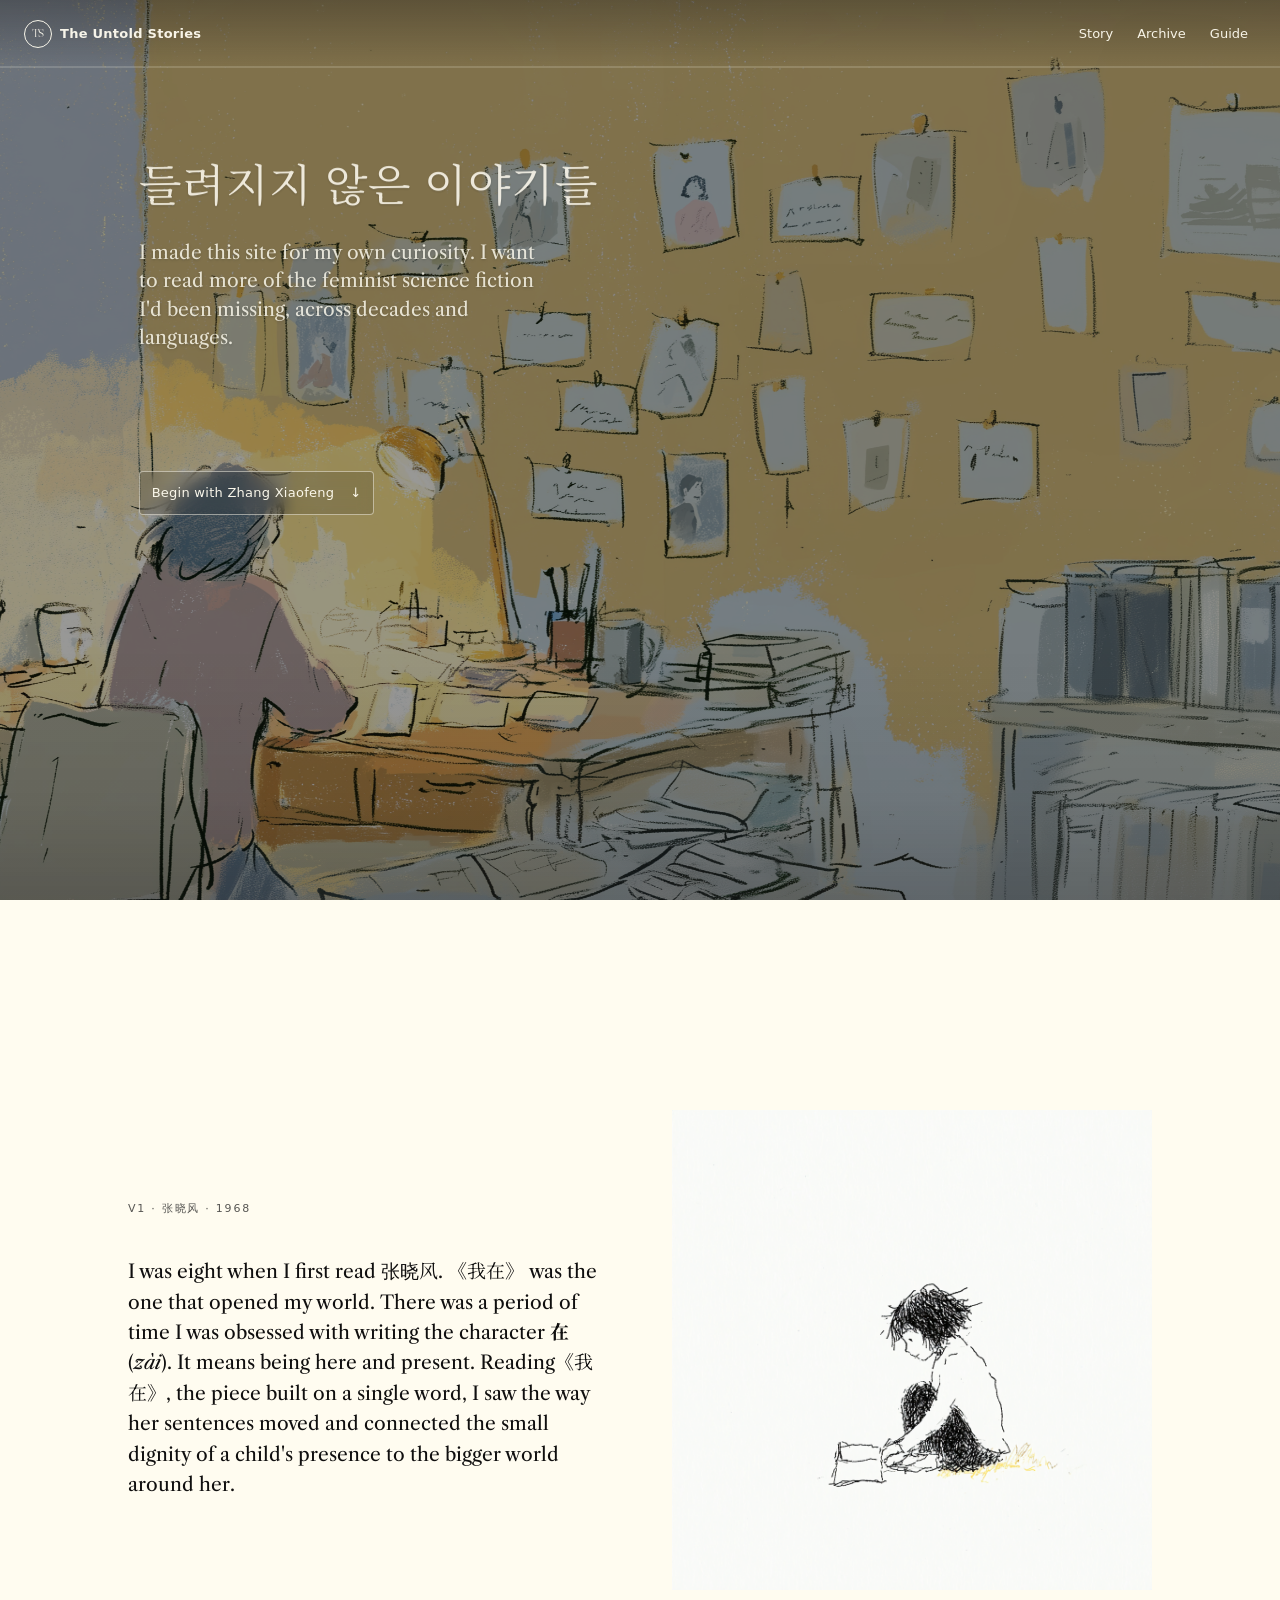
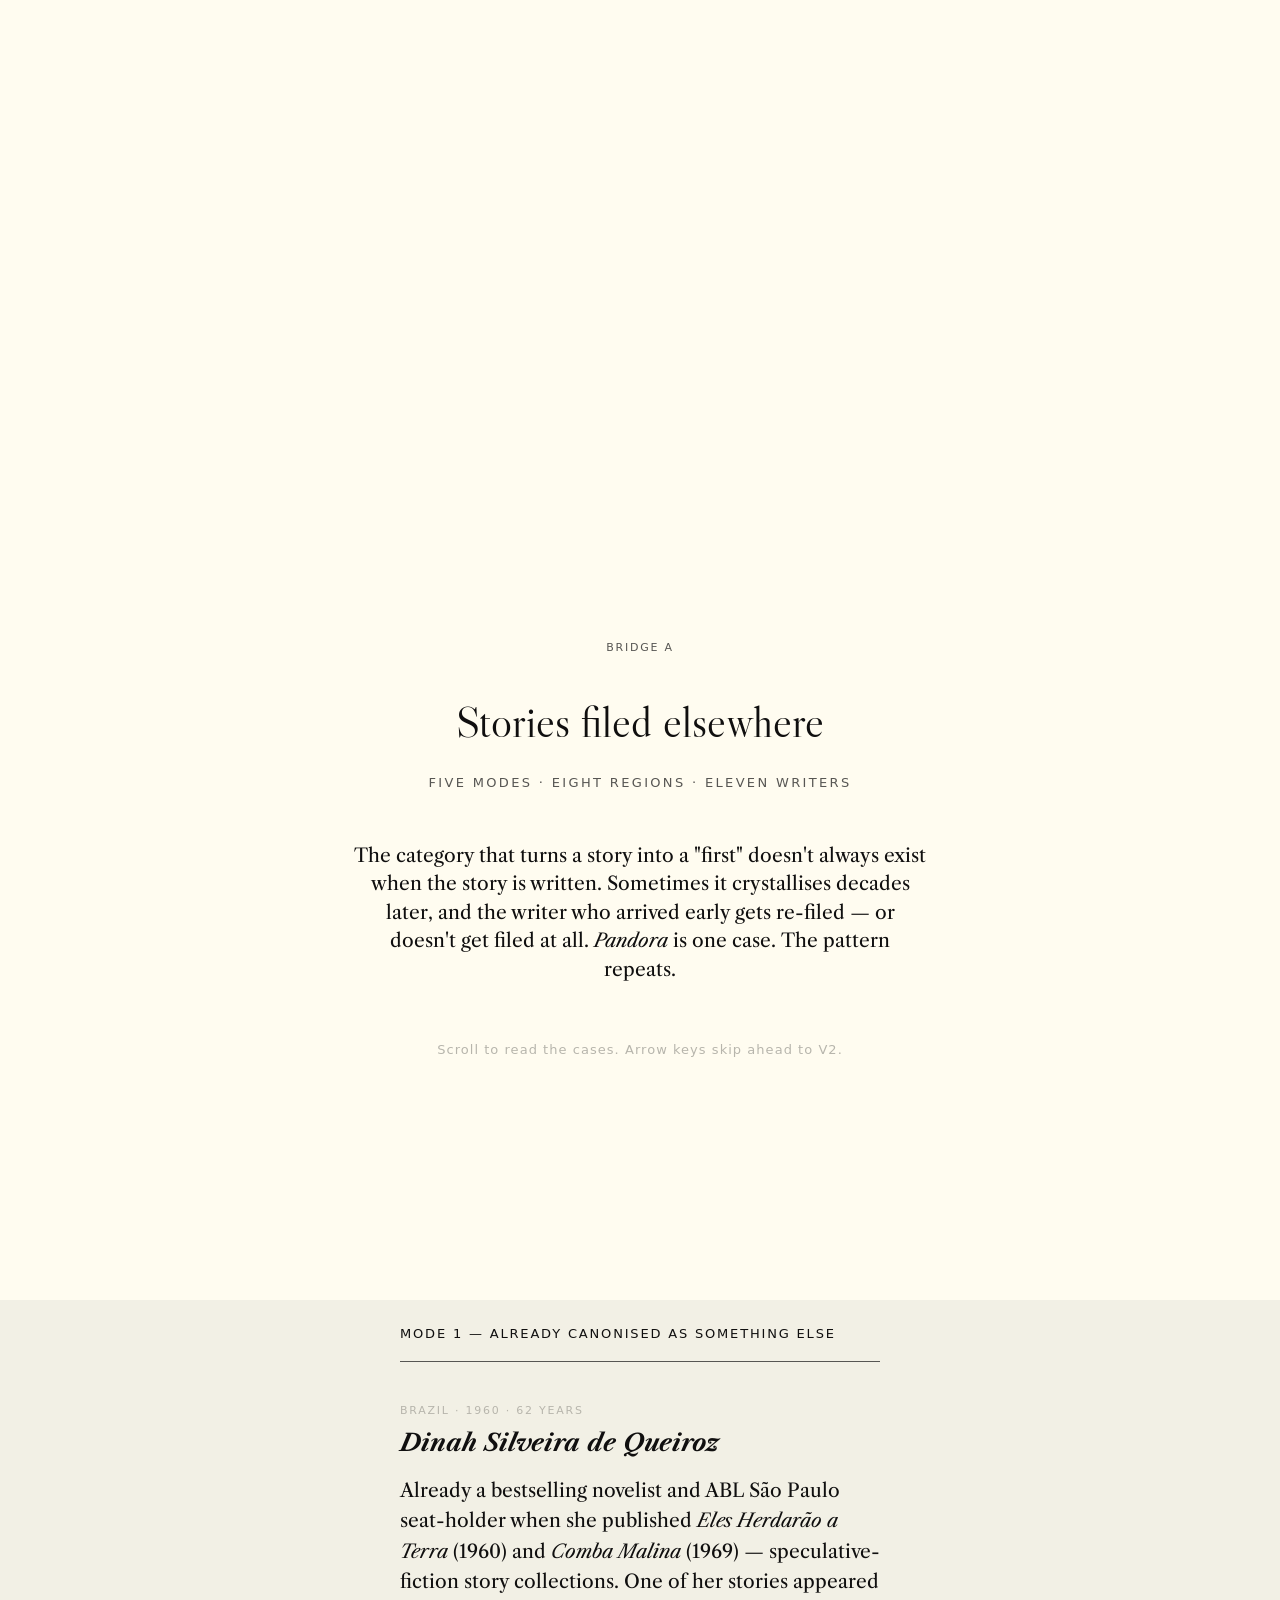
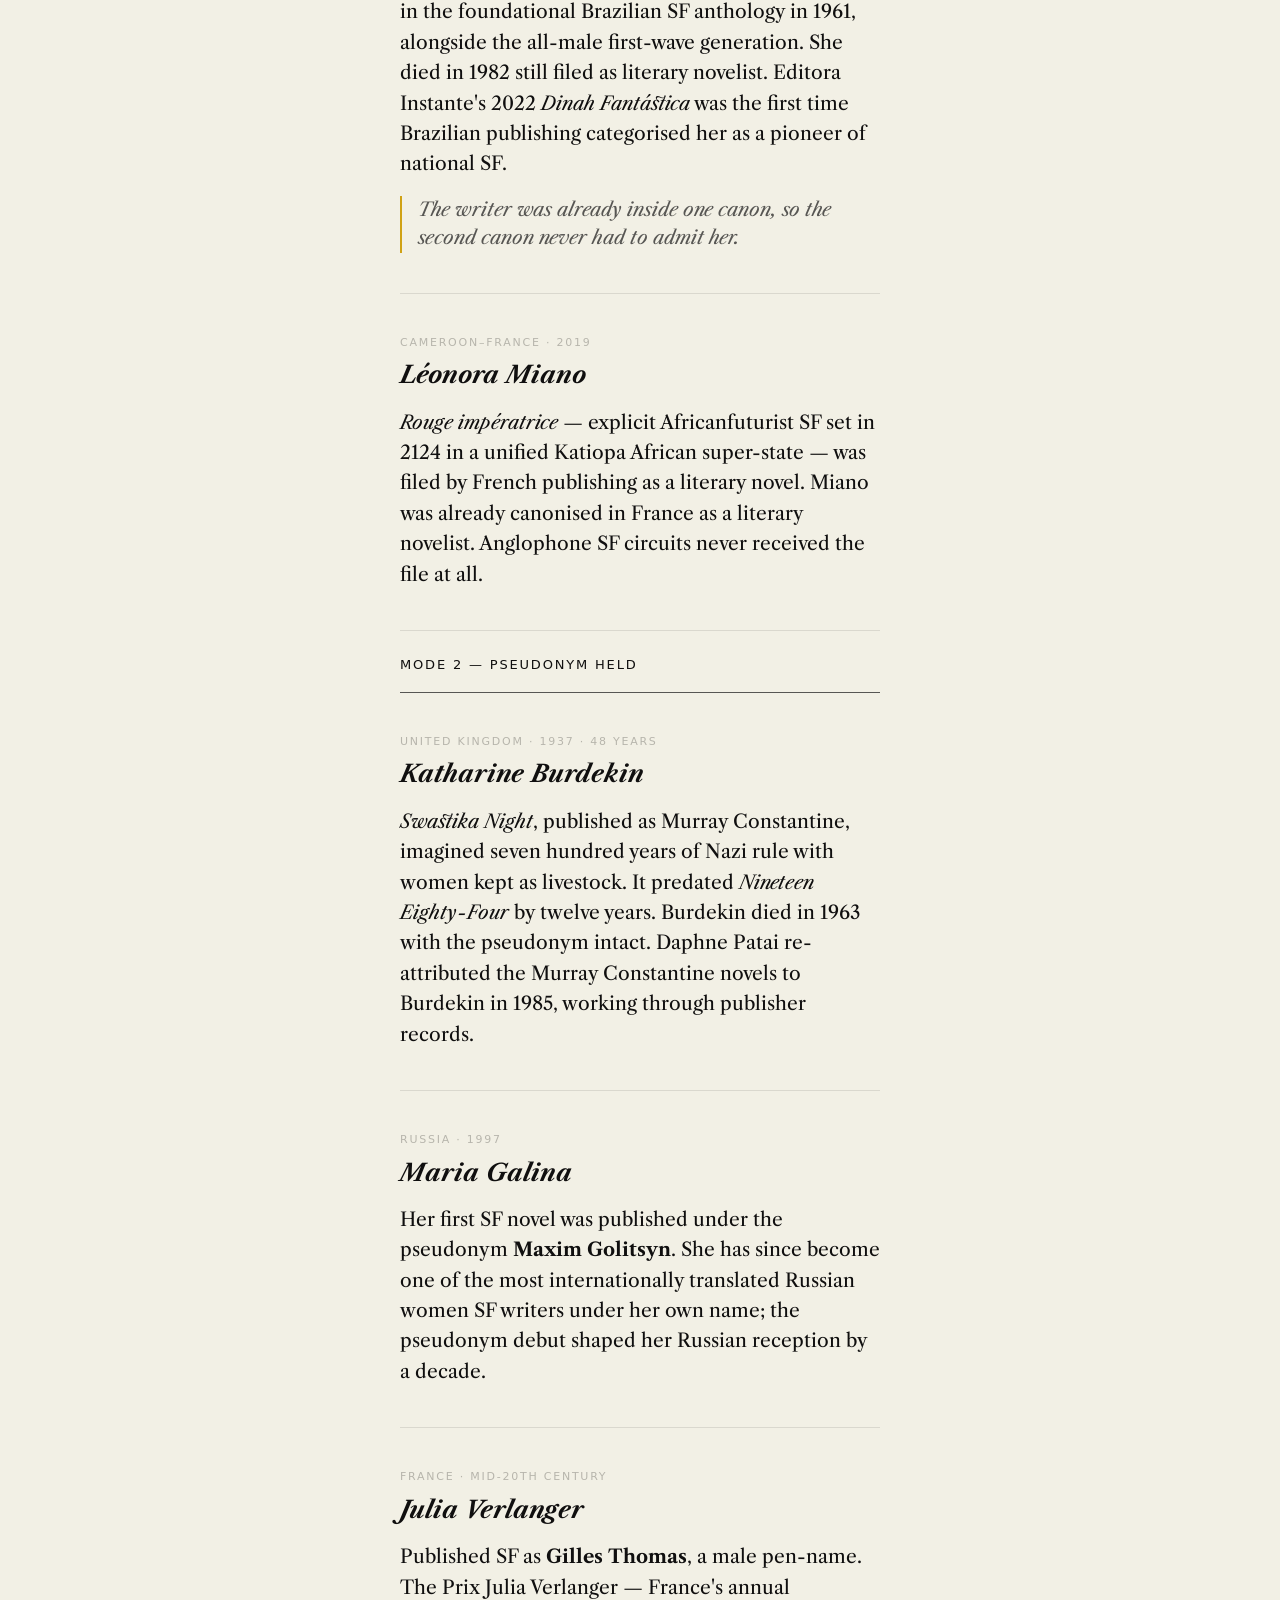
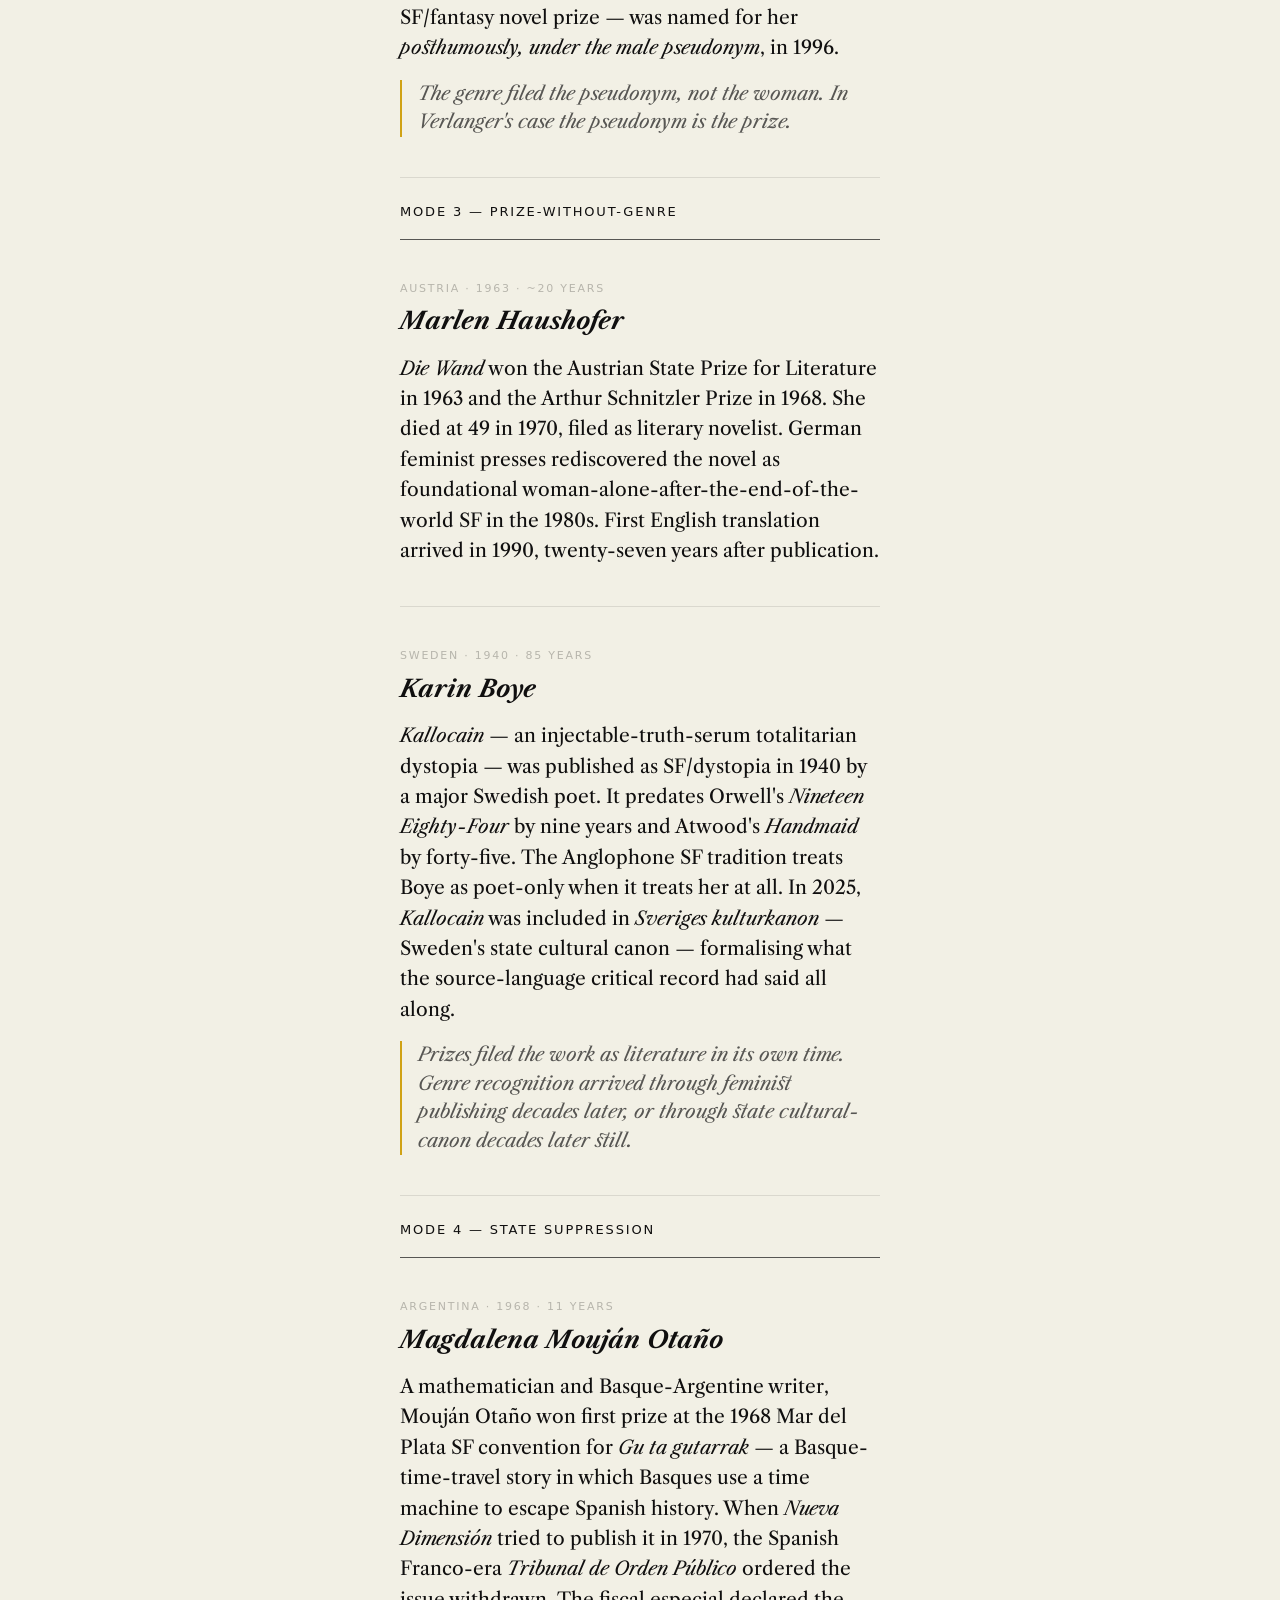
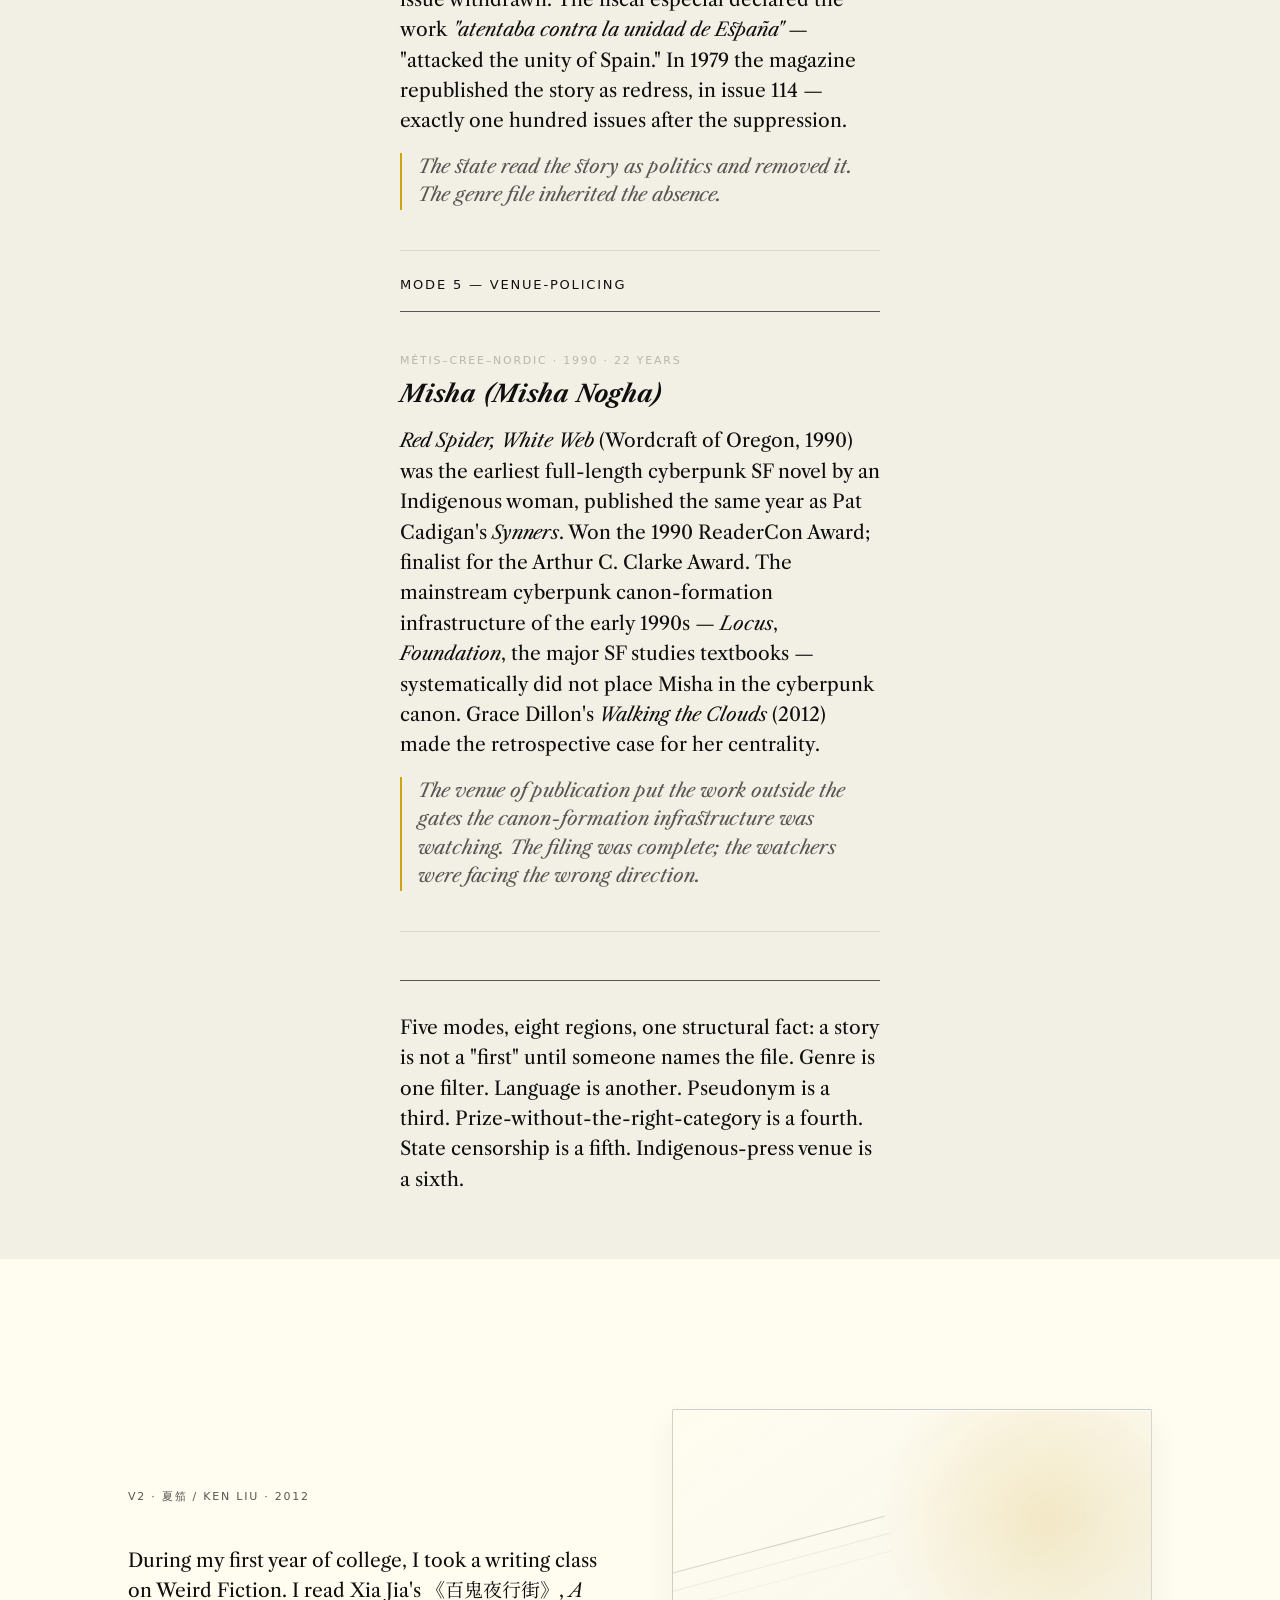
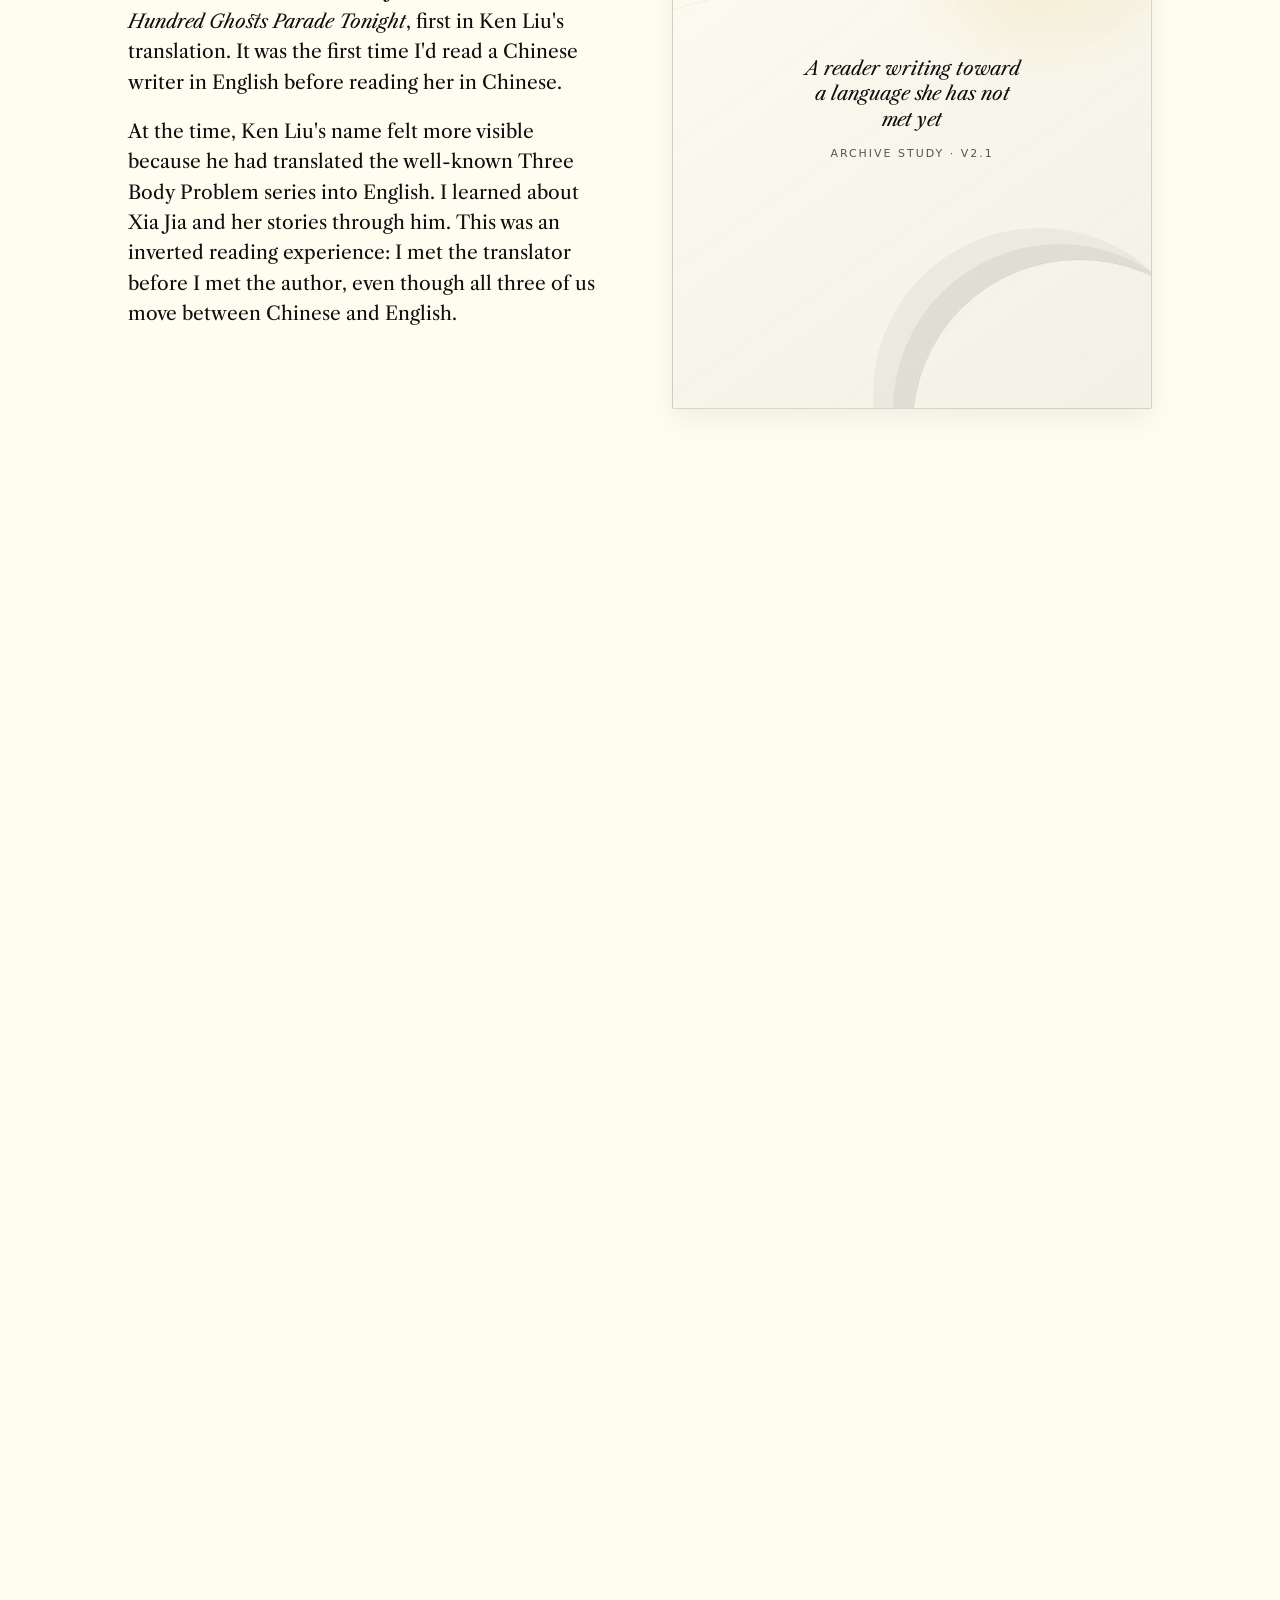
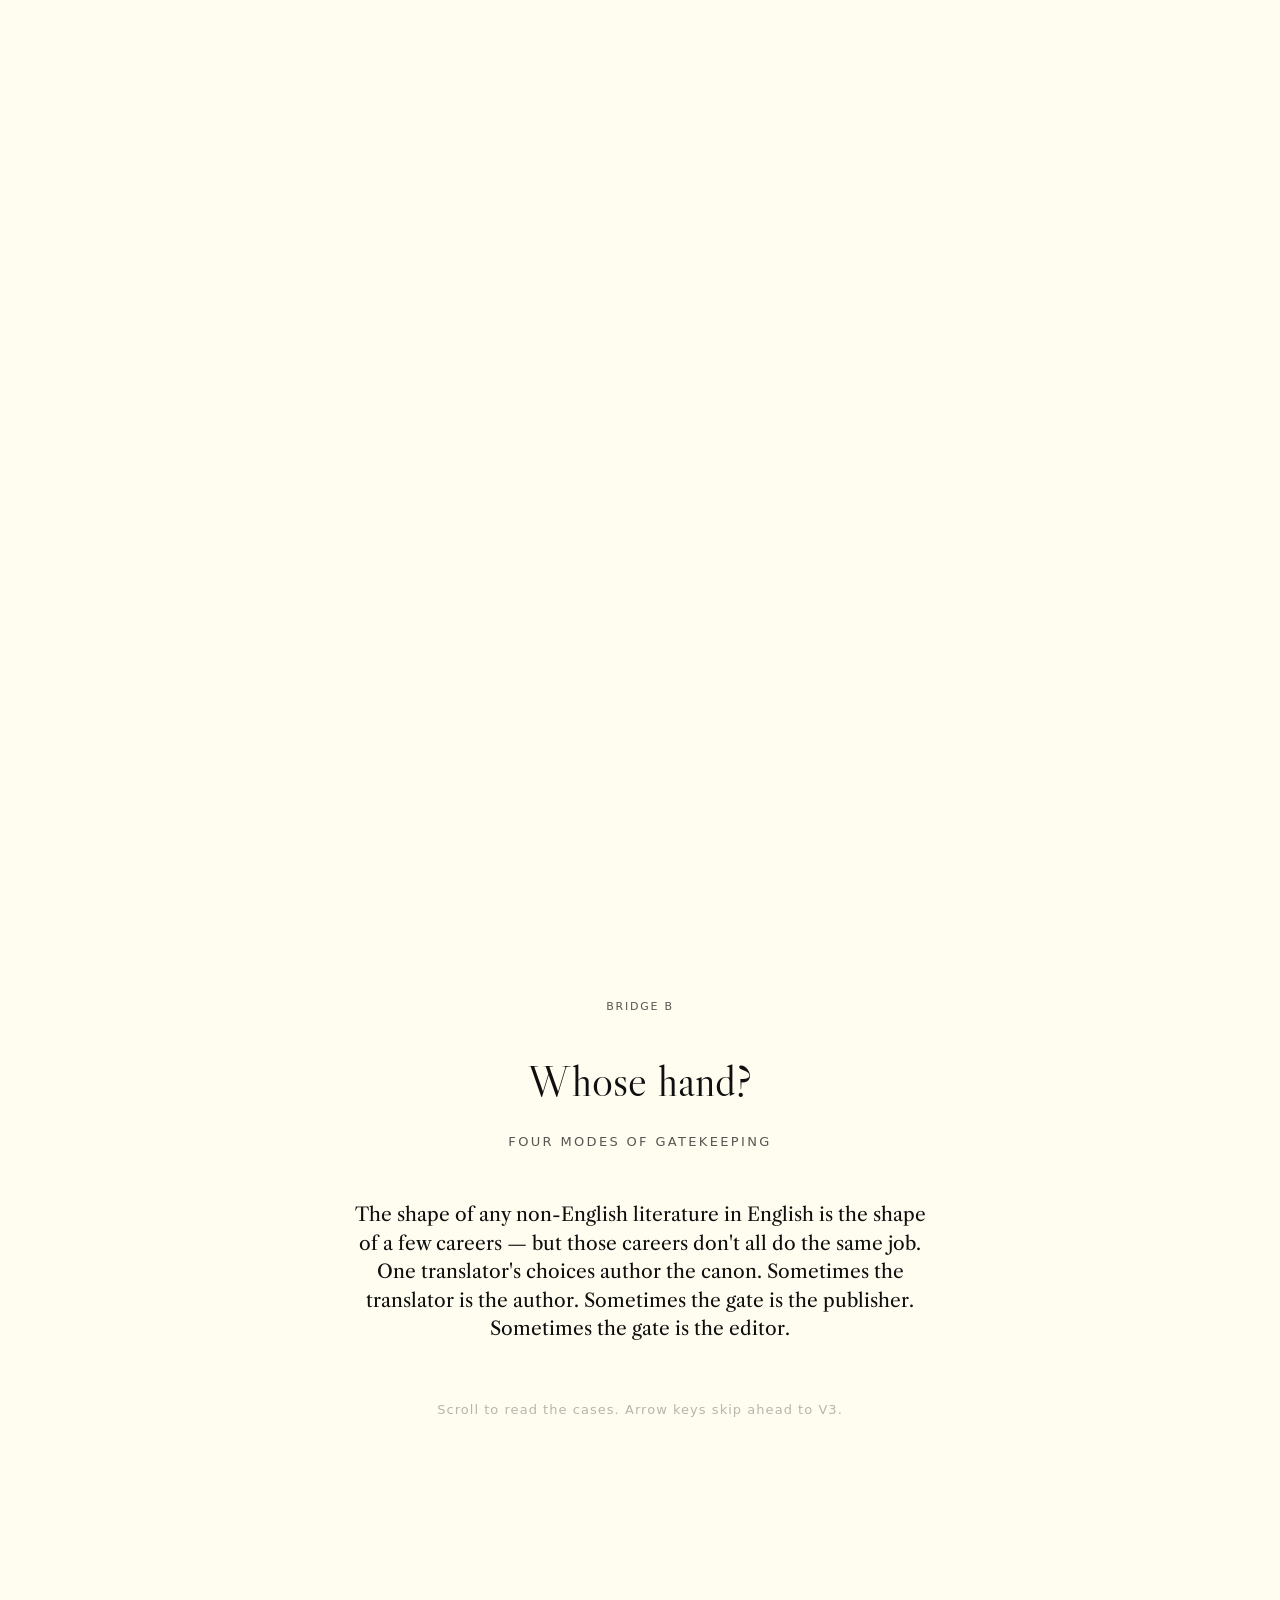
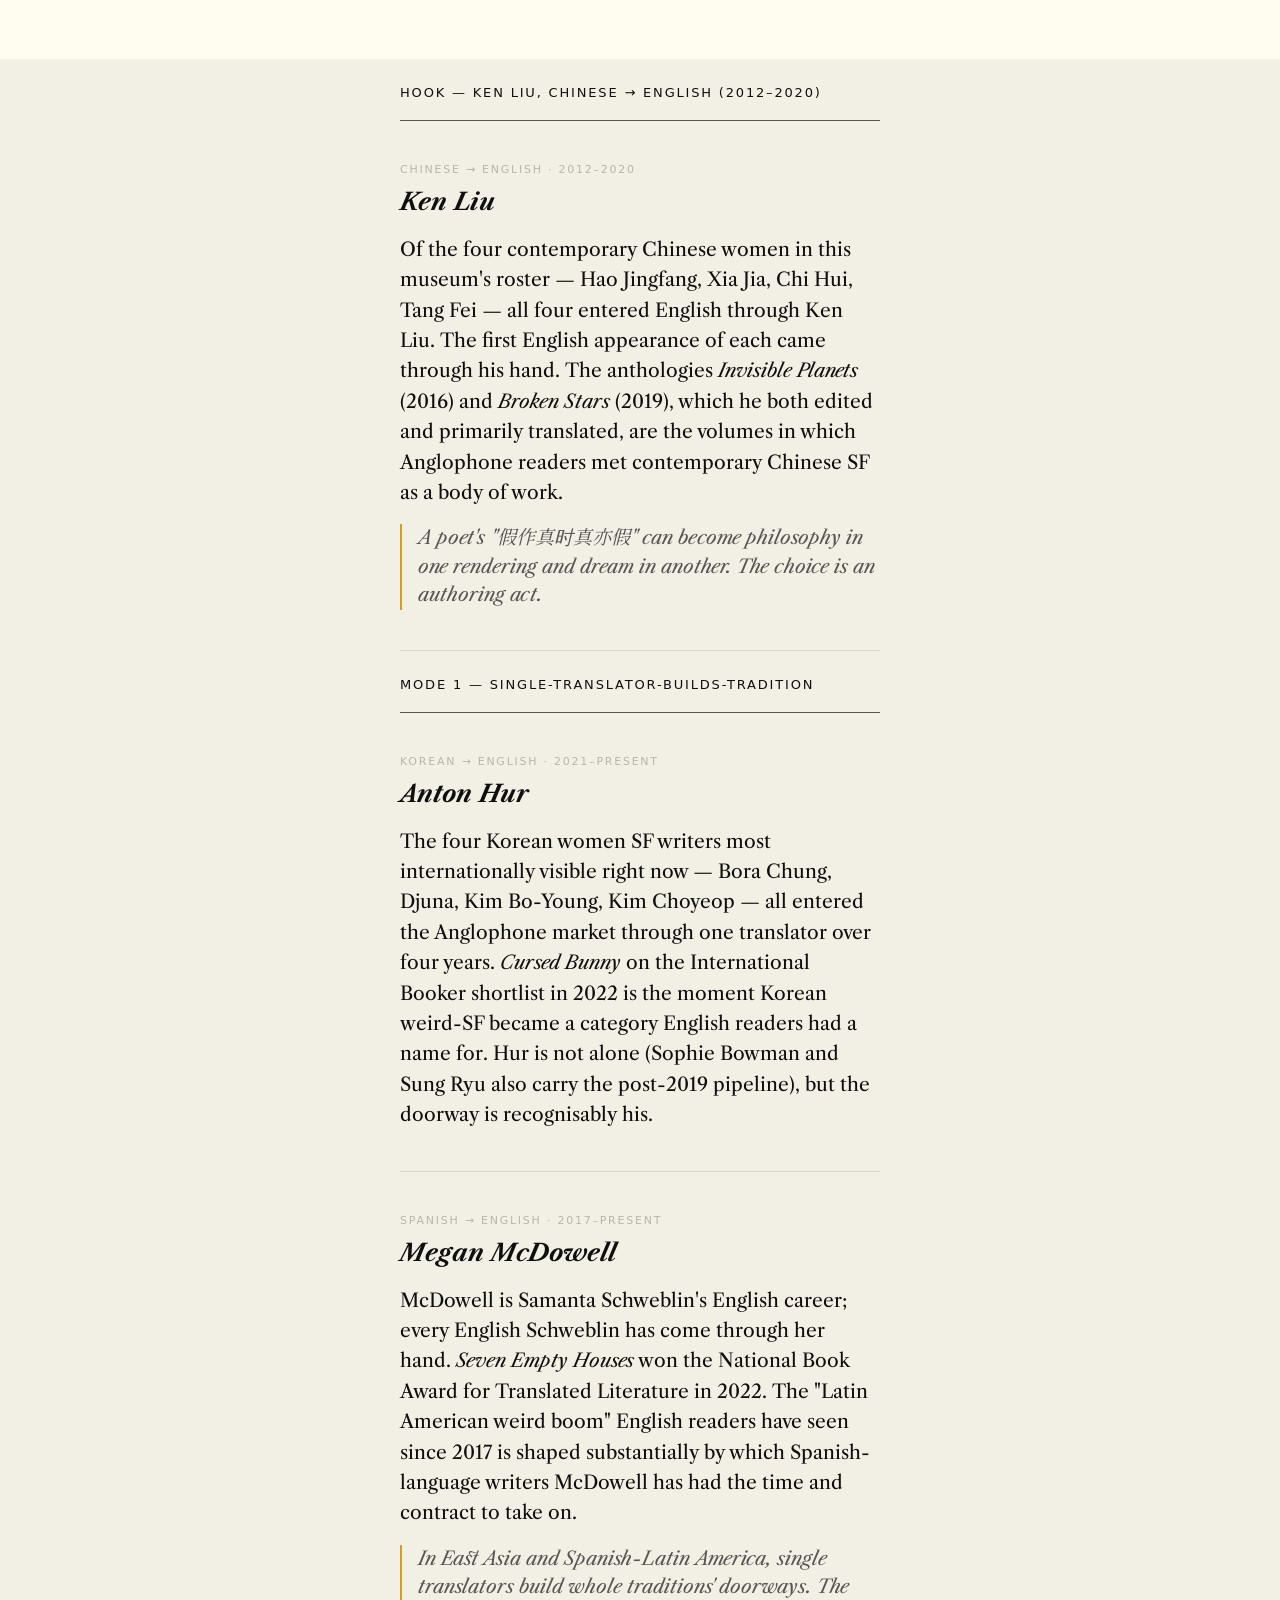
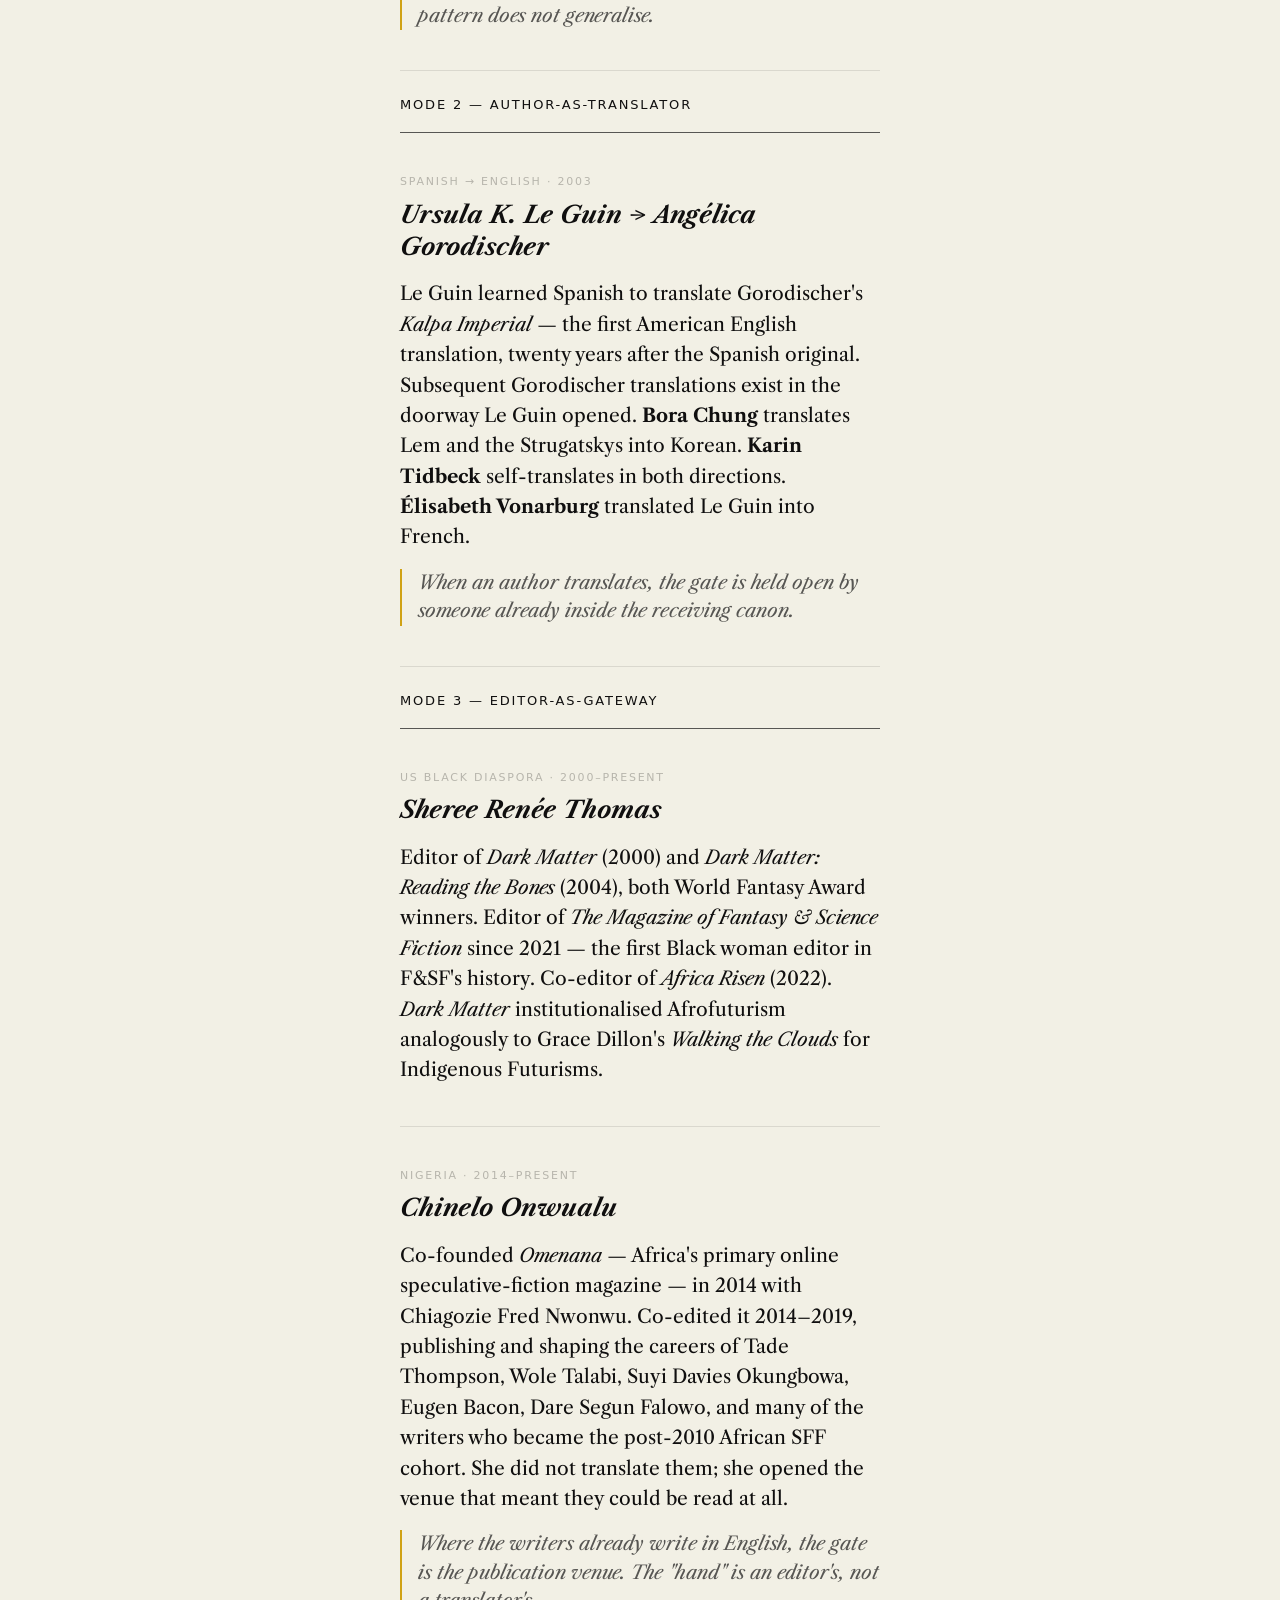
<file: index.html>
<!DOCTYPE html>
<html lang="en">
<head>
<meta charset="UTF-8">
<meta name="viewport" content="width=device-width, initial-scale=1">
<meta name="description" content="A narrative museum of women’s science fiction beyond the Anglophone canon — and the systems that decided who was heard.">
<meta name="theme-color" content="#FFFCF0">
<title>The Untold Stories — a feminist science-fiction museum</title>
<link rel="preconnect" href="https://fonts.googleapis.com">
<link rel="preconnect" href="https://fonts.gstatic.com" crossorigin>
<link href="https://fonts.googleapis.com/css2?family=Libre+Caslon+Display&family=Libre+Caslon+Text:ital,wght@0,400;0,700;1,400&family=Public+Sans:wght@400;500;600&family=JetBrains+Mono&family=Noto+Serif+TC:wght@400;500&family=Noto+Serif+SC:wght@400;500&family=Noto+Serif+JP:wght@400;500&family=Noto+Serif+KR:wght@400;500&display=swap" rel="stylesheet">
<link rel="stylesheet" href="styles.css">
</head>
<body>
<a class="skip-link" href="#main-content">Skip to the story</a>

<header class="site-chrome" data-site-chrome>
  <a class="site-wordmark" href="#s-opening" aria-label="The Untold Stories — return to the beginning">
    <span class="site-wordmark-mark" aria-hidden="true">TS</span>
    <span>The Untold Stories</span>
  </a>
  <nav class="site-nav" aria-label="Primary navigation">
    <a href="#s-opening">Story</a>
    <a href="archive.html">Archive</a>
    <button class="site-nav-button" type="button" data-guide-open aria-haspopup="dialog" aria-controls="reading-guide">Guide</button>
  </nav>
  <div class="site-progress" aria-hidden="true"><span data-progress-bar></span></div>
</header>

<main id="main-content" tabindex="-1">

  <!-- ============================================================
       OPENING
       ============================================================ -->
  <section class="spread spread-opening" id="s-opening" tabindex="-1">
    <img class="opening-bg opening-bg-idle" src="images/open-1.png" alt="A young woman sitting at a desk lit by a lamp, the wall behind her covered in postcards of women science fiction writers across many traditions.">
    <video class="opening-bg opening-bg-scrolled"
           src="images/open-scrolled.mp4"
           muted playsinline preload="metadata"
           aria-hidden="true"></video>

    <div class="opening-grid" aria-hidden="true"></div>

    <h1 class="opening-title">
      <span class="opening-title-text" lang="en">The Untold Stories</span>
    </h1>

    <p class="opening-subtext">I made this site for my own curiosity. I want to read more of the feminist science fiction I'd been missing, across decades and languages.</p>

    <a class="opening-cta" href="#s-v1-1">
      <span>Begin with Zhang Xiaofeng</span>
      <span aria-hidden="true">↓</span>
    </a>

    <details class="opening-index">
      <summary>Meet the writers in this room</summary>
      <ul>
        <li><a href="archive.html?search=Zhang%20Xiaofeng">Zhang Xiaofeng</a></li>
        <li><a href="archive.html?search=Xia%20Jia">Xia Jia</a></li>
        <li><a href="archive.html?search=Hao%20Jingfang">Hao Jingfang</a></li>
        <li><a href="archive.html?search=Bora%20Chung">Bora Chung</a></li>
        <li><a href="archive.html?search=Karin%20Boye">Karin Boye</a></li>
        <li><a href="archive.html?search=Marlen%20Haushofer">Marlen Haushofer</a></li>
        <li><a href="archive.html?search=L%C3%A9onora%20Miano">Léonora Miano</a></li>
        <li><a href="archive.html?search=Misha%20Nogha">Misha (Misha Nogha)</a></li>
      </ul>
    </details>

    <div class="opening-postcards">
      <!-- Hotspot positions are starting estimates over open-1.png; refine
           in devtools by toggling .show-hotspots on .opening-postcards -->

      <button class="postcard-hotspot" data-author="zhang-xiaofeng" type="button"
              style="left: 50%; top: 12.5%; width: 8.33%; height: 25%;"
              aria-describedby="popover-zhang-xiaofeng">
        <span class="visually-hidden">Zhang Xiaofeng</span>
      </button>

      <button class="postcard-hotspot" data-author="xia-jia" type="button"
              style="left: 64.17%; top: 16.25%; width: 2.5%; height: 2.5%;"
              aria-describedby="popover-xia-jia">
        <span class="visually-hidden">Xia Jia</span>
      </button>

      <button class="postcard-hotspot" data-author="hao-jingfang" type="button"
              style="left: 51.25%; top: 51.88%; width: 5.83%; height: 8.75%;"
              aria-describedby="popover-hao-jingfang">
        <span class="visually-hidden">Hao Jingfang</span>
      </button>

      <button class="postcard-hotspot" data-author="bora-chung" type="button"
              style="left: 75%; top: 13%; width: 5.5%; height: 9%;"
              aria-describedby="popover-bora-chung">
        <span class="visually-hidden">Bora Chung</span>
      </button>

      <button class="postcard-hotspot" data-author="karin-boye" type="button"
              style="left: 83.33%; top: 18.75%; width: 8.33%; height: 12.5%;"
              aria-describedby="popover-karin-boye">
        <span class="visually-hidden">Karin Boye</span>
      </button>

      <button class="postcard-hotspot" data-author="marlen-haushofer" type="button"
              style="left: 73%; top: 30%; width: 5.5%; height: 9%;"
              aria-describedby="popover-marlen-haushofer">
        <span class="visually-hidden">Marlen Haushofer</span>
      </button>

      <button class="postcard-hotspot" data-author="leonora-miano" type="button"
              style="left: 62.5%; top: 31.25%; width: 8.33%; height: 12.5%;"
              aria-describedby="popover-leonora-miano">
        <span class="visually-hidden">Léonora Miano</span>
      </button>

      <button class="postcard-hotspot" data-author="misha-nogha" type="button"
              style="left: 50%; top: 37.5%; width: 8.33%; height: 12.5%;"
              aria-describedby="popover-misha-nogha">
        <span class="visually-hidden">Misha Nogha</span>
      </button>

      <!-- Popovers are siblings; JS positions them next to the hotspot
           that triggers them. Hidden by default. -->

      <div class="postcard-popover" id="popover-zhang-xiaofeng" role="tooltip">
        <p class="popover-name" lang="zh-Hant">張曉風 · Zhang Xiaofeng</p>
        <p class="popover-meta">Taiwan · 1968</p>
        <p class="popover-intro">Wrote 《潘渡娜》 in 1968 — now recognised as the first piece of Chinese-language science fiction, a year before Le Guin's <em>Left Hand of Darkness</em>. Filed for fifty years as an essayist.</p>
      </div>

      <div class="postcard-popover" id="popover-xia-jia" role="tooltip">
        <p class="popover-name" lang="zh-Hans">夏笳 · Xia Jia</p>
        <p class="popover-meta">China · 2010s–present</p>
        <p class="popover-intro">Coined "porridge SF" to describe her own work — speculative writing that doesn't fit hard SF or fantasy. Translated into English by Ken Liu.</p>
      </div>

      <div class="postcard-popover" id="popover-hao-jingfang" role="tooltip">
        <p class="popover-name" lang="zh-Hans">郝景芳 · Hao Jingfang</p>
        <p class="popover-meta">China · 2016</p>
        <p class="popover-intro">Won the Hugo Award for Best Novelette for <em>Folding Beijing</em> in 2016, also via Ken Liu's translation. Her novel <em>Vagabonds</em> appeared in English in 2020.</p>
      </div>

      <div class="postcard-popover" id="popover-bora-chung" role="tooltip">
        <p class="popover-name" lang="ko">정보라 · Bora Chung</p>
        <p class="popover-meta">Korea · 2021</p>
        <p class="popover-intro"><em>Cursed Bunny</em> shortlisted for the International Booker in 2022 — the moment Korean weird-SF became a category English readers had a name for. Translated by Anton Hur.</p>
      </div>

      <div class="postcard-popover" id="popover-karin-boye" role="tooltip">
        <p class="popover-name">Karin Boye</p>
        <p class="popover-meta">Sweden · 1940</p>
        <p class="popover-intro">Published <em>Kallocain</em> — an injectable-truth-serum dystopia — nine years before Orwell's <em>Nineteen Eighty-Four</em>. Included in Sweden's national cultural canon in 2025, eighty-five years late.</p>
      </div>

      <div class="postcard-popover" id="popover-marlen-haushofer" role="tooltip">
        <p class="popover-name">Marlen Haushofer</p>
        <p class="popover-meta">Austria · 1963</p>
        <p class="popover-intro"><em>Die Wand</em> — a foundational woman-alone-after-the-end-of-the-world novel. Won the Austrian State Prize for Literature; rediscovered as SF by feminist presses two decades later.</p>
      </div>

      <div class="postcard-popover" id="popover-leonora-miano" role="tooltip">
        <p class="popover-name">Léonora Miano</p>
        <p class="popover-meta">Cameroon–France · 2019</p>
        <p class="popover-intro"><em>Rouge impératrice</em> — explicit Africanfuturist SF set in 2124 in a unified Katiopa African super-state. French publishing filed it as a literary novel.</p>
      </div>

      <div class="postcard-popover" id="popover-misha-nogha" role="tooltip">
        <p class="popover-name">Misha (Misha Nogha)</p>
        <p class="popover-meta">Métis–Cree–Nordic · 1990</p>
        <p class="popover-intro"><em>Red Spider, White Web</em> — the earliest full-length cyberpunk SF novel by an Indigenous woman. Reviewed in Indigenous-press venues, missed by the cyberpunk canon for twenty-two years.</p>
      </div>

    </div>
  </section>

  <!-- ============================================================
       V1 · 张晓风 · 1968 (3 spreads)
       ============================================================ -->
  <section class="vignette" id="v1" style="--pages: 3;">
    <div class="page-anchor" id="s-v1-1" style="top: 0;" tabindex="-1"></div>
    <div class="page-anchor" id="s-v1-2" style="top: 100vh;" tabindex="-1"></div>
    <div class="page-anchor" id="s-v1-3" style="top: 200vh;" tabindex="-1"></div>
    <div class="vignette-sticky">
      <div class="vignette-track">

        <article class="page">
          <div class="spread-prose">
            <p class="plaque">V1 · 张晓风 · 1968</p>
            <div class="prose">
              <p>I was eight when I first read 张晓风. 《我在》 was the one that opened my world. There was a period of time I was obsessed with writing the character <strong>在</strong> (<em>zài</em>). It means being here and present. Reading《我在》, the piece built on a single word, I saw the way her sentences moved and connected the small dignity of a child's presence to the bigger world around her.</p>
            </div>
          </div>
          <figure class="spread-figure">
            <video autoplay loop muted playsinline preload="metadata" poster="images/reading-1.png" src="images/reading-1.mp4"></video>
          </figure>
        </article>

        <article class="page">
          <div class="spread-prose">
            <p class="plaque">V1 · 张晓风 · 1968</p>
            <div class="prose">
              <p>I read her as 散文家, or an essayist. The school curriculum had filed her there. So had every anthology I'd ever pulled off a shelf.</p>
              <p>Today I learned she also wrote 《潘渡娜》 in 1968. <em>Pandora</em>, in the Taiwanese transliteration; the mainland would later render it 潘多拉. The story, published in 中国时报 on September 12 of that year, is now recognized in Taiwanese SF circles as the first piece of Chinese-language science fiction. 1968. A year before Le Guin's <em>The Left Hand of Darkness</em>. Years before almost anything English-language readers think of as the start of feminist SF.</p>
              <p>She wrote it in a room that hadn't been built. The terms 科幻小说 and 科幻文学 didn't crystallize as stable categories in Taiwan until around 1980. When 《潘渡娜》 appeared, "Taiwanese SF" was not yet a thing the field could see. Two other writers — 张系国 and 黄海 — published their first SF stories that same year. Both later became <em>鼻祖</em> of Taiwan SF: founding figures, biographies built around the fact. The third writer was filed as 散文家 and stayed there.</p>
            </div>
          </div>
          <figure class="spread-figure">
            <div class="placeholder placeholder-study" data-aspect="landscape">
              <span class="placeholder-subject">A shelf where <em>Pandora</em> waits to be re-filed</span>
              <span class="placeholder-tag">Archive study · V1.2</span>
            </div>
          </figure>
        </article>

        <article class="page spread-question">
          <div class="spread-prose">
            <p class="plaque">V1 · 张晓风 · 1968</p>
            <div class="prose">
              <p class="question">So which is it: was the genre invisible to her, or was she invisible to the genre?</p>
            </div>
          </div>
          <figure class="spread-figure">
            <div class="placeholder" data-aspect="portrait">
              <span class="placeholder-subject">An empty chair, an open book, a category not yet built</span>
              <span class="placeholder-tag">Archive study · V1.3</span>
            </div>
          </figure>
        </article>

      </div>
    </div>
  </section>

  <!-- ============================================================
       BRIDGE A — intro spread, then filing-card scroll
       ============================================================ -->
  <section class="spread spread-bridge-intro" id="s-bridge-a-intro" tabindex="-1">
    <div class="bridge-intro-content">
      <p class="plaque">Bridge A</p>
      <h2 class="bridge-title">Stories filed elsewhere</h2>
      <p class="bridge-meta">Five modes · Eight regions · Eleven writers</p>
      <p class="bridge-lede">The category that turns a story into a "first" doesn't always exist when the story is written. Sometimes it crystallises decades later, and the writer who arrived early gets re-filed — or doesn't get filed at all. <em>Pandora</em> is one case. The pattern repeats.</p>
      <p class="bridge-hint">Scroll to read the cases. Arrow keys skip ahead to V2.</p>
    </div>
  </section>

  <section class="bridge" id="bridge-a" aria-label="Bridge A — Stories filed elsewhere">

    <div class="mode-group">
      <header class="mode-header">Mode 1 — Already canonised as something else</header>

      <article class="case">
        <header class="case-caption">Brazil · 1960 · 62 years</header>
        <h3 class="case-name">Dinah Silveira de Queiroz</h3>
        <p class="case-body">Already a bestselling novelist and ABL São Paulo seat-holder when she published <em>Eles Herdarão a Terra</em> (1960) and <em>Comba Malina</em> (1969) — speculative-fiction story collections. One of her stories appeared in the foundational Brazilian SF anthology in 1961, alongside the all-male first-wave generation. She died in 1982 still filed as literary novelist. Editora Instante's 2022 <em>Dinah Fantástica</em> was the first time Brazilian publishing categorised her as a pioneer of national SF.</p>
        <p class="case-failure">The writer was already inside one canon, so the second canon never had to admit her.</p>
      </article>

      <article class="case">
        <header class="case-caption">Cameroon–France · 2019</header>
        <h3 class="case-name">Léonora Miano</h3>
        <p class="case-body"><em>Rouge impératrice</em> — explicit Africanfuturist SF set in 2124 in a unified Katiopa African super-state — was filed by French publishing as a literary novel. Miano was already canonised in France as a literary novelist. Anglophone SF circuits never received the file at all.</p>
      </article>
    </div>

    <div class="mode-group">
      <header class="mode-header">Mode 2 — Pseudonym held</header>

      <article class="case">
        <header class="case-caption">United Kingdom · 1937 · 48 years</header>
        <h3 class="case-name">Katharine Burdekin</h3>
        <p class="case-body"><em>Swastika Night</em>, published as Murray Constantine, imagined seven hundred years of Nazi rule with women kept as livestock. It predated <em>Nineteen Eighty-Four</em> by twelve years. Burdekin died in 1963 with the pseudonym intact. Daphne Patai re-attributed the Murray Constantine novels to Burdekin in 1985, working through publisher records.</p>
      </article>

      <article class="case">
        <header class="case-caption">Russia · 1997</header>
        <h3 class="case-name">Maria Galina</h3>
        <p class="case-body">Her first SF novel was published under the pseudonym <strong>Maxim Golitsyn</strong>. She has since become one of the most internationally translated Russian women SF writers under her own name; the pseudonym debut shaped her Russian reception by a decade.</p>
      </article>

      <article class="case">
        <header class="case-caption">France · mid-20th century</header>
        <h3 class="case-name">Julia Verlanger</h3>
        <p class="case-body">Published SF as <strong>Gilles Thomas</strong>, a male pen-name. The Prix Julia Verlanger — France's annual SF/fantasy novel prize — was named for her <em>posthumously, under the male pseudonym</em>, in 1996.</p>
        <p class="case-failure">The genre filed the pseudonym, not the woman. In Verlanger's case the pseudonym is the prize.</p>
      </article>
    </div>

    <div class="mode-group">
      <header class="mode-header">Mode 3 — Prize-without-genre</header>

      <article class="case">
        <header class="case-caption">Austria · 1963 · ~20 years</header>
        <h3 class="case-name">Marlen Haushofer</h3>
        <p class="case-body"><em>Die Wand</em> won the Austrian State Prize for Literature in 1963 and the Arthur Schnitzler Prize in 1968. She died at 49 in 1970, filed as literary novelist. German feminist presses rediscovered the novel as foundational woman-alone-after-the-end-of-the-world SF in the 1980s. First English translation arrived in 1990, twenty-seven years after publication.</p>
      </article>

      <article class="case">
        <header class="case-caption">Sweden · 1940 · 85 years</header>
        <h3 class="case-name">Karin Boye</h3>
        <p class="case-body"><em>Kallocain</em> — an injectable-truth-serum totalitarian dystopia — was published as SF/dystopia in 1940 by a major Swedish poet. It predates Orwell's <em>Nineteen Eighty-Four</em> by nine years and Atwood's <em>Handmaid</em> by forty-five. The Anglophone SF tradition treats Boye as poet-only when it treats her at all. In 2025, <em>Kallocain</em> was included in <em>Sveriges kulturkanon</em> — Sweden's state cultural canon — formalising what the source-language critical record had said all along.</p>
        <p class="case-failure">Prizes filed the work as literature in its own time. Genre recognition arrived through feminist publishing decades later, or through state cultural-canon decades later still.</p>
      </article>
    </div>

    <div class="mode-group">
      <header class="mode-header">Mode 4 — State suppression</header>

      <article class="case">
        <header class="case-caption">Argentina · 1968 · 11 years</header>
        <h3 class="case-name">Magdalena Mouján Otaño</h3>
        <p class="case-body">A mathematician and Basque-Argentine writer, Mouján Otaño won first prize at the 1968 Mar del Plata SF convention for <em>Gu ta gutarrak</em> — a Basque-time-travel story in which Basques use a time machine to escape Spanish history. When <em>Nueva Dimensión</em> tried to publish it in 1970, the Spanish Franco-era <em>Tribunal de Orden Público</em> ordered the issue withdrawn. The fiscal especial declared the work <em>"atentaba contra la unidad de España"</em> — "attacked the unity of Spain." In 1979 the magazine republished the story as redress, in issue 114 — exactly one hundred issues after the suppression.</p>
        <p class="case-failure">The state read the story as politics and removed it. The genre file inherited the absence.</p>
      </article>
    </div>

    <div class="mode-group">
      <header class="mode-header">Mode 5 — Venue-policing</header>

      <article class="case">
        <header class="case-caption">Métis–Cree–Nordic · 1990 · 22 years</header>
        <h3 class="case-name">Misha (Misha Nogha)</h3>
        <p class="case-body"><em>Red Spider, White Web</em> (Wordcraft of Oregon, 1990) was the earliest full-length cyberpunk SF novel by an Indigenous woman, published the same year as Pat Cadigan's <em>Synners</em>. Won the 1990 ReaderCon Award; finalist for the Arthur C. Clarke Award. The mainstream cyberpunk canon-formation infrastructure of the early 1990s — <em>Locus</em>, <em>Foundation</em>, the major SF studies textbooks — systematically did not place Misha in the cyberpunk canon. Grace Dillon's <em>Walking the Clouds</em> (2012) made the retrospective case for her centrality.</p>
        <p class="case-failure">The venue of publication put the work outside the gates the canon-formation infrastructure was watching. The filing was complete; the watchers were facing the wrong direction.</p>
      </article>
    </div>

    <footer class="bridge-coda">
      <p>Five modes, eight regions, one structural fact: a story is not a "first" until someone names the file. Genre is one filter. Language is another. Pseudonym is a third. Prize-without-the-right-category is a fourth. State censorship is a fifth. Indigenous-press venue is a sixth.</p>
    </footer>

  </section>

  <!-- ============================================================
       V2 · 夏笳 / Ken Liu · 2012 (3 spreads)
       ============================================================ -->
  <section class="vignette" id="v2" style="--pages: 3;">
    <div class="page-anchor" id="s-v2-1" style="top: 0;" tabindex="-1"></div>
    <div class="page-anchor" id="s-v2-2" style="top: 100vh;" tabindex="-1"></div>
    <div class="page-anchor" id="s-v2-3" style="top: 200vh;" tabindex="-1"></div>
    <div class="vignette-sticky">
      <div class="vignette-track">

        <article class="page">
          <div class="spread-prose">
            <p class="plaque">V2 · 夏笳 / Ken Liu · 2012</p>
            <div class="prose">
              <p>During my first year of college, I took a writing class on Weird Fiction. I read Xia Jia's 《百鬼夜行街》, <em>A Hundred Ghosts Parade Tonight</em>, first in Ken Liu's translation. It was the first time I'd read a Chinese writer in English before reading her in Chinese.</p>
              <p>At the time, Ken Liu's name felt more visible because he had translated the well-known Three Body Problem series into English. I learned about Xia Jia and her stories through him. This was an inverted reading experience: I met the translator before I met the author, even though all three of us move between Chinese and English.</p>
            </div>
          </div>
          <figure class="spread-figure">
            <div class="placeholder placeholder-study" data-aspect="portrait">
              <span class="placeholder-subject">A reader writing toward a language she has not met yet</span>
              <span class="placeholder-tag">Archive study · V2.1</span>
            </div>
          </figure>
        </article>

        <article class="page">
          <div class="spread-prose">
            <p class="plaque">V2 · 夏笳 / Ken Liu · 2012</p>
            <div class="prose">
              <p>Reading 《百鬼夜行街》in English made me ponder the human-robot spectrum and the meaning of being human. But the Chinese version, with its extremely poetic language, added another register that reads more like fantasy. "假作真时真亦假" pulls me into the dreamy world 《红楼梦》fabricates.</p>
            </div>
          </div>
          <figure class="spread-figure">
            <div class="placeholder placeholder-study" data-aspect="portrait">
              <span class="placeholder-subject">One story held between two reading lives</span>
              <span class="placeholder-tag">Archive study · V2.2</span>
            </div>
          </figure>
        </article>

        <article class="page spread-question">
          <div class="spread-prose">
            <p class="plaque">V2 · 夏笳 / Ken Liu · 2012</p>
            <div class="prose">
              <p class="question">Looking back, how much of what I thought 《百鬼夜行街》 was about came from Xia Jia, and how much from Ken Liu's hand?</p>
            </div>
          </div>
          <figure class="spread-figure">
            <div class="placeholder" data-aspect="landscape">
              <span class="placeholder-subject">Original and translation, side by side</span>
              <span class="placeholder-tag">Archive study · V2.3</span>
            </div>
          </figure>
        </article>

      </div>
    </div>
  </section>

  <!-- ============================================================
       BRIDGE B — intro spread, then filing-card scroll
       ============================================================ -->
  <section class="spread spread-bridge-intro" id="s-bridge-b-intro" tabindex="-1">
    <div class="bridge-intro-content">
      <p class="plaque">Bridge B</p>
      <h2 class="bridge-title">Whose hand?</h2>
      <p class="bridge-meta">Four modes of gatekeeping</p>
      <p class="bridge-lede">The shape of any non-English literature in English is the shape of a few careers — but those careers don't all do the same job. One translator's choices author the canon. Sometimes the translator is the author. Sometimes the gate is the publisher. Sometimes the gate is the editor.</p>
      <p class="bridge-hint">Scroll to read the cases. Arrow keys skip ahead to V3.</p>
    </div>
  </section>

  <section class="bridge" id="bridge-b" aria-label="Bridge B — Whose hand?">

    <div class="mode-group">
      <header class="mode-header">Hook — Ken Liu, Chinese → English (2012–2020)</header>

      <article class="case">
        <header class="case-caption">Chinese → English · 2012–2020</header>
        <h3 class="case-name">Ken Liu</h3>
        <p class="case-body">Of the four contemporary Chinese women in this museum's roster — Hao Jingfang, Xia Jia, Chi Hui, Tang Fei — all four entered English through Ken Liu. The first English appearance of each came through his hand. The anthologies <em>Invisible Planets</em> (2016) and <em>Broken Stars</em> (2019), which he both edited and primarily translated, are the volumes in which Anglophone readers met contemporary Chinese SF as a body of work.</p>
        <p class="case-failure">A poet's "假作真时真亦假" can become philosophy in one rendering and dream in another. The choice is an authoring act.</p>
      </article>
    </div>

    <div class="mode-group">
      <header class="mode-header">Mode 1 — Single-translator-builds-tradition</header>

      <article class="case">
        <header class="case-caption">Korean → English · 2021–present</header>
        <h3 class="case-name">Anton Hur</h3>
        <p class="case-body">The four Korean women SF writers most internationally visible right now — Bora Chung, Djuna, Kim Bo-Young, Kim Choyeop — all entered the Anglophone market through one translator over four years. <em>Cursed Bunny</em> on the International Booker shortlist in 2022 is the moment Korean weird-SF became a category English readers had a name for. Hur is not alone (Sophie Bowman and Sung Ryu also carry the post-2019 pipeline), but the doorway is recognisably his.</p>
      </article>

      <article class="case">
        <header class="case-caption">Spanish → English · 2017–present</header>
        <h3 class="case-name">Megan McDowell</h3>
        <p class="case-body">McDowell is Samanta Schweblin's English career; every English Schweblin has come through her hand. <em>Seven Empty Houses</em> won the National Book Award for Translated Literature in 2022. The "Latin American weird boom" English readers have seen since 2017 is shaped substantially by which Spanish-language writers McDowell has had the time and contract to take on.</p>
        <p class="case-failure">In East Asia and Spanish-Latin America, single translators build whole traditions' doorways. The pattern does not generalise.</p>
      </article>
    </div>

    <div class="mode-group">
      <header class="mode-header">Mode 2 — Author-as-translator</header>

      <article class="case">
        <header class="case-caption">Spanish → English · 2003</header>
        <h3 class="case-name">Ursula K. Le Guin → Angélica Gorodischer</h3>
        <p class="case-body">Le Guin learned Spanish to translate Gorodischer's <em>Kalpa Imperial</em> — the first American English translation, twenty years after the Spanish original. Subsequent Gorodischer translations exist in the doorway Le Guin opened. <strong>Bora Chung</strong> translates Lem and the Strugatskys into Korean. <strong>Karin Tidbeck</strong> self-translates in both directions. <strong>Élisabeth Vonarburg</strong> translated Le Guin into French.</p>
        <p class="case-failure">When an author translates, the gate is held open by someone already inside the receiving canon.</p>
      </article>
    </div>

    <div class="mode-group">
      <header class="mode-header">Mode 3 — Editor-as-gateway</header>

      <article class="case">
        <header class="case-caption">US Black diaspora · 2000–present</header>
        <h3 class="case-name">Sheree Renée Thomas</h3>
        <p class="case-body">Editor of <em>Dark Matter</em> (2000) and <em>Dark Matter: Reading the Bones</em> (2004), both World Fantasy Award winners. Editor of <em>The Magazine of Fantasy &amp; Science Fiction</em> since 2021 — the first Black woman editor in F&amp;SF's history. Co-editor of <em>Africa Risen</em> (2022). <em>Dark Matter</em> institutionalised Afrofuturism analogously to Grace Dillon's <em>Walking the Clouds</em> for Indigenous Futurisms.</p>
      </article>

      <article class="case">
        <header class="case-caption">Nigeria · 2014–present</header>
        <h3 class="case-name">Chinelo Onwualu</h3>
        <p class="case-body">Co-founded <em>Omenana</em> — Africa's primary online speculative-fiction magazine — in 2014 with Chiagozie Fred Nwonwu. Co-edited it 2014–2019, publishing and shaping the careers of Tade Thompson, Wole Talabi, Suyi Davies Okungbowa, Eugen Bacon, Dare Segun Falowo, and many of the writers who became the post-2010 African SFF cohort. She did not translate them; she opened the venue that meant they could be read at all.</p>
        <p class="case-failure">Where the writers already write in English, the gate is the publication venue. The "hand" is an editor's, not a translator's.</p>
      </article>
    </div>

    <div class="mode-group">
      <header class="mode-header">Mode 4 — Publisher-as-gateway</header>

      <article class="case">
        <header class="case-caption">Indigenous Turtle Island</header>
        <h3 class="case-name">The presses themselves</h3>
        <p class="case-body">When the writers already write in English, the gate is the press. <strong>Inhabit Media</strong> (Inuit-owned, Iqaluit, est. 2006) publishes Aviaq Johnston and the Qitsualik-Tinsleys. <strong>Theytus Books</strong> (En'owkin Centre, est. 1980) — Canada's oldest Indigenous-owned press — published <em>Mitêwâcimowina</em>, the first Indigenous SF anthology in Canada. <strong>Arsenal Pulp Press</strong> published <em>Love after the End</em>. <strong>Wordcraft of Oregon</strong> published Misha's <em>Red Spider, White Web</em> in 1990.</p>
        <p class="case-failure">The gate is the existence of a press that will publish the work as Indigenous SF rather than as magical realism, YA, or literary fiction. The "hand" is institutional.</p>
      </article>
    </div>

    <footer class="bridge-coda">
      <p>The hand at the gate isn't always a translator's. Sometimes it's an editor's. Sometimes it's a publisher's. Sometimes the author's own. The translator chooses what reaches English. The genre line, in the source language, chooses what counts as SF. Whose hand is on the gate depends on what the gate is made of. Both are filings. Both are author-acts.</p>
    </footer>

  </section>

  <!-- ============================================================
       V3 · Porridge SF (2 spreads)
       ============================================================ -->
  <section class="vignette" id="v3" style="--pages: 2;">
    <div class="page-anchor" id="s-v3-1" style="top: 0;" tabindex="-1"></div>
    <div class="page-anchor" id="s-v3-2" style="top: 100vh;" tabindex="-1"></div>
    <div class="vignette-sticky">
      <div class="vignette-track">

        <article class="page">
          <div class="spread-prose">
            <p class="plaque">V3 · Porridge SF</p>
            <div class="prose">
              <p>After my Weird Fiction semester, I read an interview where Xia Jia called her own work "porridge SF." Not hard SF. Something she had to invent a name for.</p>
              <p>Little me, reading in Chinese first, would have called 《百鬼夜行街》 玄幻 (fantasy), not 科幻 (SF). The genre line had already been drawn before I knew to look for it. A man writing speculative fiction at scale gets read as 科幻. A woman writing the same kind of speculative fiction at scale gets read as 玄幻 or 仙侠, and excluded from the SF canon.</p>
            </div>
          </div>
          <figure class="spread-figure">
            <div class="placeholder" data-aspect="portrait">
              <span class="placeholder-subject">Porridge SF: a form with soft, undecided edges</span>
              <span class="placeholder-tag">Archive study · V3.1</span>
            </div>
          </figure>
        </article>

        <article class="page spread-question">
          <div class="spread-prose">
            <p class="plaque">V3 · Porridge SF</p>
            <div class="prose">
              <p>科幻 carries the weight of conquered space and won wars. The rest goes elsewhere.</p>
              <p class="question">So who draws the genre line? And who gets filed by it?</p>
            </div>
          </div>
          <figure class="spread-figure">
            <div class="placeholder" data-aspect="portrait">
              <span class="placeholder-subject">A hand draws a line; a drawer decides where it lands</span>
              <span class="placeholder-tag">Archive study · V3.2</span>
            </div>
          </figure>
        </article>

      </div>
    </div>
  </section>

  <!-- ============================================================
       CLOSING — Absence as Answer (4 spreads, one per empty case)
       ============================================================ -->
  <section class="spread spread-closing-intro" id="s-closing-intro" tabindex="-1">
    <div class="spread-prose spread-prose-wide">
      <p class="plaque">Closing — Absence as Answer</p>
      <div class="prose">
        <p>V3 ends with two questions: who draws the genre line, and who gets filed by it. The museum does not answer these. It hands them back, with what it knows about where the line was drawn and where the filings landed.</p>
        <p class="closing-instruction">Four rooms not yet built. The labels are here.</p>
      </div>
    </div>
  </section>

  <section class="spread spread-closing" id="s-closing-1" tabindex="-1">
    <figure class="spread-figure">
      <div class="placeholder placeholder-case" data-aspect="case">
        <span class="placeholder-case-label">Hong Kong feminist SF</span>
        <span class="placeholder-tag">Documented absence · case 1</span>
      </div>
    </figure>
    <div class="spread-prose">
      <p class="plaque">Closing · 1 of 4</p>
      <div class="prose">
        <p class="closing-q">What does Hong Kong feminist science fiction look like?</p>
        <p class="closing-a">It doesn't, and that is the answer. The dominant Sinophone Hong Kong SF tradition is one man's fifty-year newspaper serial — 倪匡's 衛斯理 — and the genre's commercial oxygen was absorbed into it for decades. The market was small and Cantonese-vernacular and favoured serial and film over novel-form genre fiction, and there was no Hong Kong equivalent to 《科幻世界》 to anchor a canon. The HK women writers who do exist — 西西, 韓麗珠, 黃碧雲 — are speculative-literary, not genre-SF. Treat the gap as historical, not as a research failure.</p>
      </div>
    </div>
  </section>

  <section class="spread spread-closing" id="s-closing-2" tabindex="-1">
    <figure class="spread-figure">
      <div class="placeholder placeholder-case" data-aspect="case">
        <span class="placeholder-case-label">晋江</span>
        <span class="placeholder-tag">Documented absence · case 2</span>
      </div>
    </figure>
    <div class="spread-prose">
      <p class="plaque">Closing · 2 of 4</p>
      <div class="prose">
        <p class="closing-q">Where are the women on 晋江?</p>
        <p class="closing-a">Tens of thousands. The platform hosts massive volumes of women's speculative writing. The classification system files them as 言情, 仙侠, 玄幻, 穿越 — almost never as 科幻. Print-prize circuits ignore the corpus. A man writing speculative fiction at scale gets read as 科幻. A woman writing the same kind of speculative fiction at scale gets read as 玄幻 or 仙侠, and excluded from the SF canon by definition. The genre line cuts against women writers more than men. The line was drawn before any individual writer arrived at it.</p>
      </div>
    </div>
  </section>

  <section class="spread spread-closing" id="s-closing-3" tabindex="-1">
    <figure class="spread-figure">
      <div class="placeholder placeholder-case" data-aspect="case">
        <span class="placeholder-case-label">杨潇 · 杨枫 · 姬少亭 · 程婧波</span>
        <span class="placeholder-tag">Documented absence · case 3</span>
      </div>
    </figure>
    <div class="spread-prose">
      <p class="plaque">Closing · 3 of 4</p>
      <div class="prose">
        <p class="closing-q">Who are 杨潇, 杨枫, 姬少亭, 程婧波?</p>
        <p class="closing-a">Vice-editor of 《科学文艺》 in the 1980s, who organised the first 银河奖 and kept the magazine alive through the SF crackdown. Founder of 八光分文化, the Chengdu independent press that has become the most important non-magazine publisher of women-authored SF. Founder of 未来事务管理局, which runs the dominant short-fiction venue outside 《科幻世界》's print pipeline. Editor of 《她：中国女性科幻作家经典作品集》, the 33-author 2023 anthology — the first source-language canon-formation volume for Chinese women's SF. The "writer" file flattens the labour that built the venues. Without the venues, most of the writing in this museum would not have been published.</p>
      </div>
    </div>
  </section>

  <section class="spread spread-closing" id="s-closing-4" tabindex="-1">
    <figure class="spread-figure">
      <div class="placeholder placeholder-case" data-aspect="case">
        <span class="placeholder-case-label">The next decade</span>
        <span class="placeholder-tag">Documented absence · case 4</span>
      </div>
    </figure>
    <div class="spread-prose">
      <p class="plaque">Closing · 4 of 4</p>
      <div class="prose">
        <p class="closing-q">And the next decade?</p>
        <p class="closing-a">Conditional. The post-2018 surge depends on a small number of named translator careers continuing — Ken Liu for Chinese, others for other traditions you have not yet entered in this museum. None of these are guaranteed. The closing line is not "more is coming." It is: more is possible, if the conditions hold.</p>
        <p class="closing-coda">This is where the museum ends. With the rooms it could not build yet, named, so you know they are missing.</p>
      </div>
    </div>
  </section>

  <section class="archive-coda" id="archive-note" aria-labelledby="archive-coda-title">
    <div class="archive-coda-copy">
      <p class="plaque">Catalog note</p>
      <h2 id="archive-coda-title">The story is one route through a larger collection.</h2>
      <p>This museum follows a few crossings: writers filed elsewhere, translators who open a door, and genre lines that decide who gets seen. The research archive keeps the wider record — 76 author files, their source trails, and the gaps that still need work.</p>
      <div class="archive-coda-actions">
        <a class="text-link text-link--primary" href="archive.html">Browse the research archive <span aria-hidden="true">→</span></a>
        <a class="text-link" href="https://github.com/Shellwecode/feminist-scifi" target="_blank" rel="noreferrer">See the project on GitHub <span class="visually-hidden">(opens in a new tab)</span><span aria-hidden="true">↗</span></a>
      </div>
    </div>
    <figure class="archive-coda-figure">
      <img src="images/open-2.png" alt="A hand-drawn reader at a desk under a lamp, looking toward a wall of small portrait cards.">
      <figcaption>Every archive starts as a way of paying attention.</figcaption>
    </figure>
  </section>
</main>

<footer class="site-footer">
  <p><span aria-hidden="true">✦</span> The Untold Stories <span aria-hidden="true">✦</span></p>
  <a href="#s-opening">Return to the first room <span aria-hidden="true">↑</span></a>
</footer>

<dialog class="reading-guide" id="reading-guide" aria-labelledby="reading-guide-title">
  <div class="reading-guide-inner">
    <form method="dialog" class="reading-guide-close-wrap">
      <button class="reading-guide-close" type="submit" aria-label="Close guide">×</button>
    </form>
    <p class="plaque">Visitor guide</p>
    <h2 id="reading-guide-title">A small museum about what gets overlooked.</h2>
    <p class="reading-guide-lede">Follow the story in order, jump to a room, or move through the collection with the keyboard.</p>
    <ol class="guide-stops">
      <li><a href="#s-v1-1"><span>01</span> The essayist who wrote <em>Pandora</em></a></li>
      <li><a href="#s-bridge-a-intro"><span>02</span> Stories filed elsewhere</a></li>
      <li><a href="#s-v2-1"><span>03</span> Whose hand is on the gate?</a></li>
      <li><a href="#s-bridge-b-intro"><span>04</span> How traditions enter English</a></li>
      <li><a href="#s-v3-1"><span>05</span> Who draws the genre line?</a></li>
      <li><a href="#s-closing-intro"><span>06</span> Absence as answer</a></li>
    </ol>
    <aside class="guide-aside">
      <h3>Ways to read</h3>
      <p>Hover or focus the postcards in the first room. Use <kbd>←</kbd> and <kbd>→</kbd> to move between spreads; <kbd>Home</kbd> and <kbd>End</kbd> jump to the beginning and end.</p>
    </aside>
    <a class="text-link text-link--primary" href="archive.html">Open the research archive <span aria-hidden="true">→</span></a>
  </div>
</dialog>
<script src="script.js" defer></script>
</body>
</html>
</file>
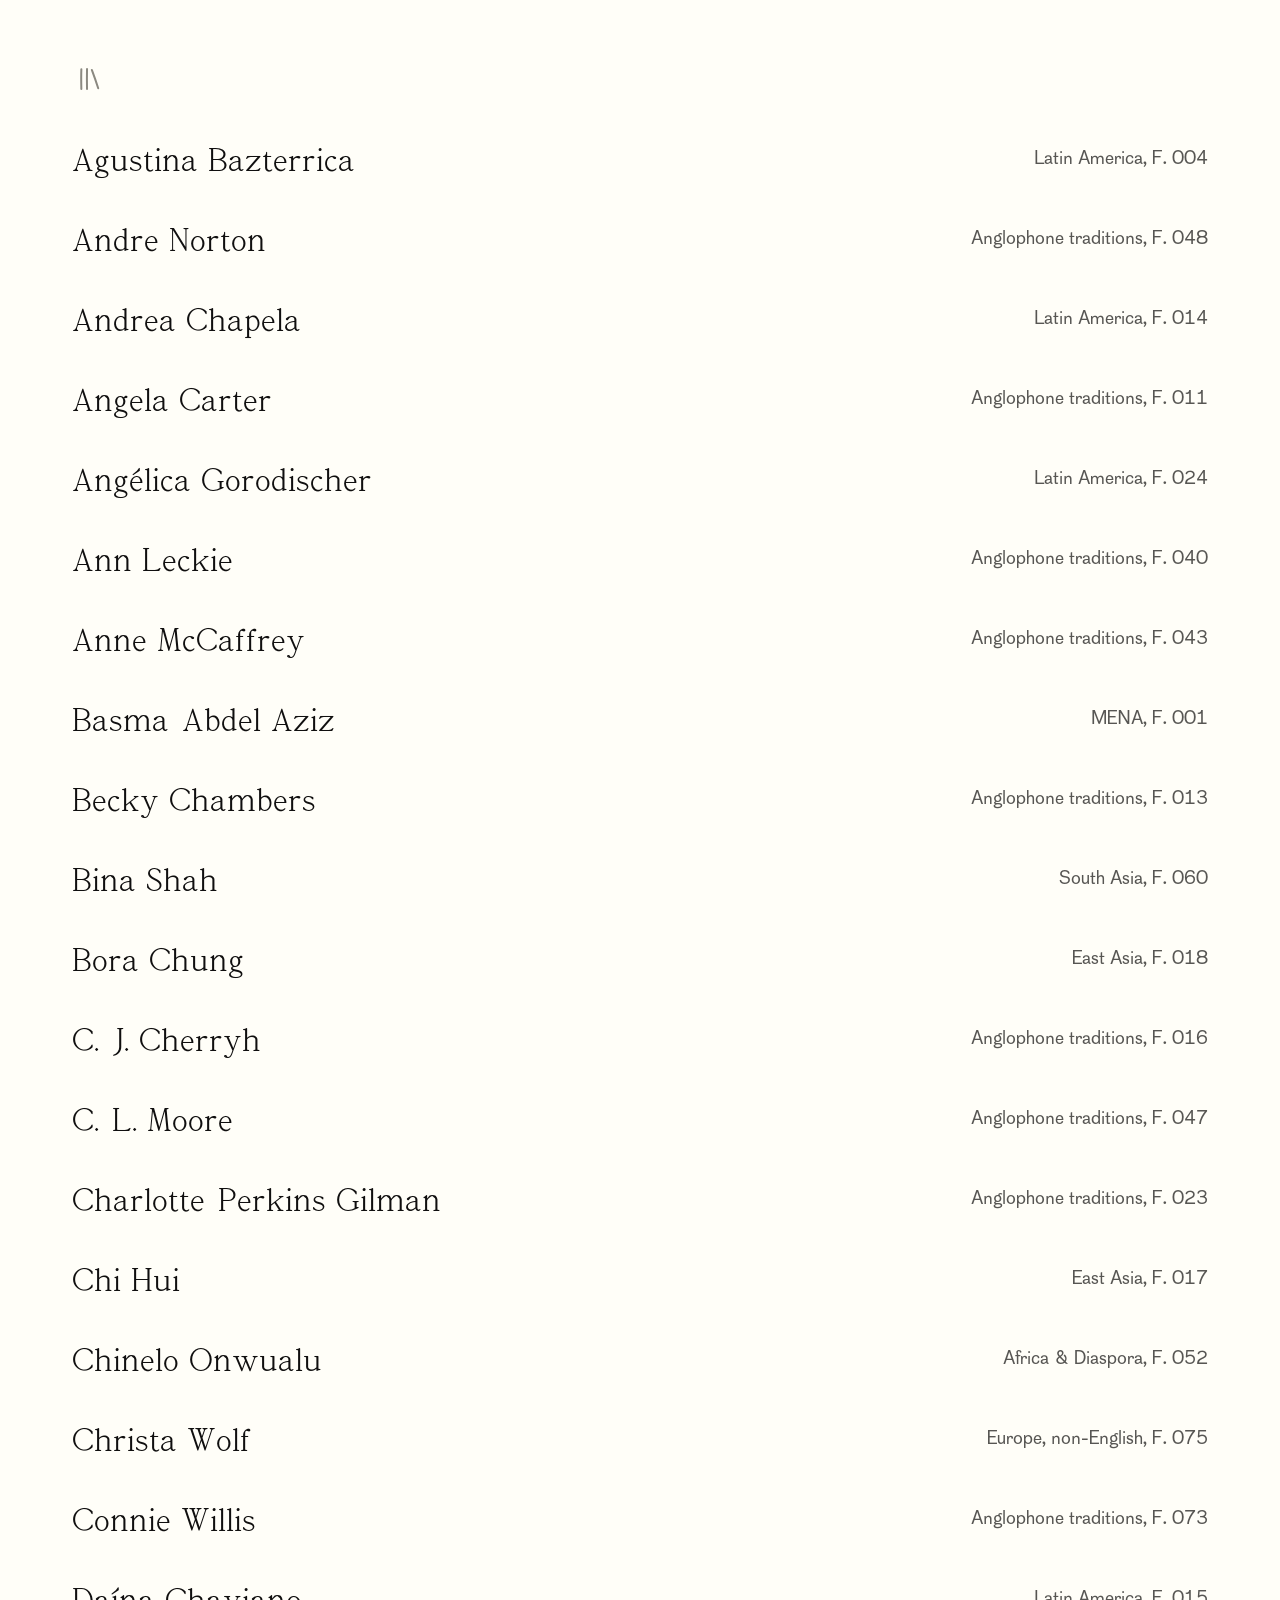
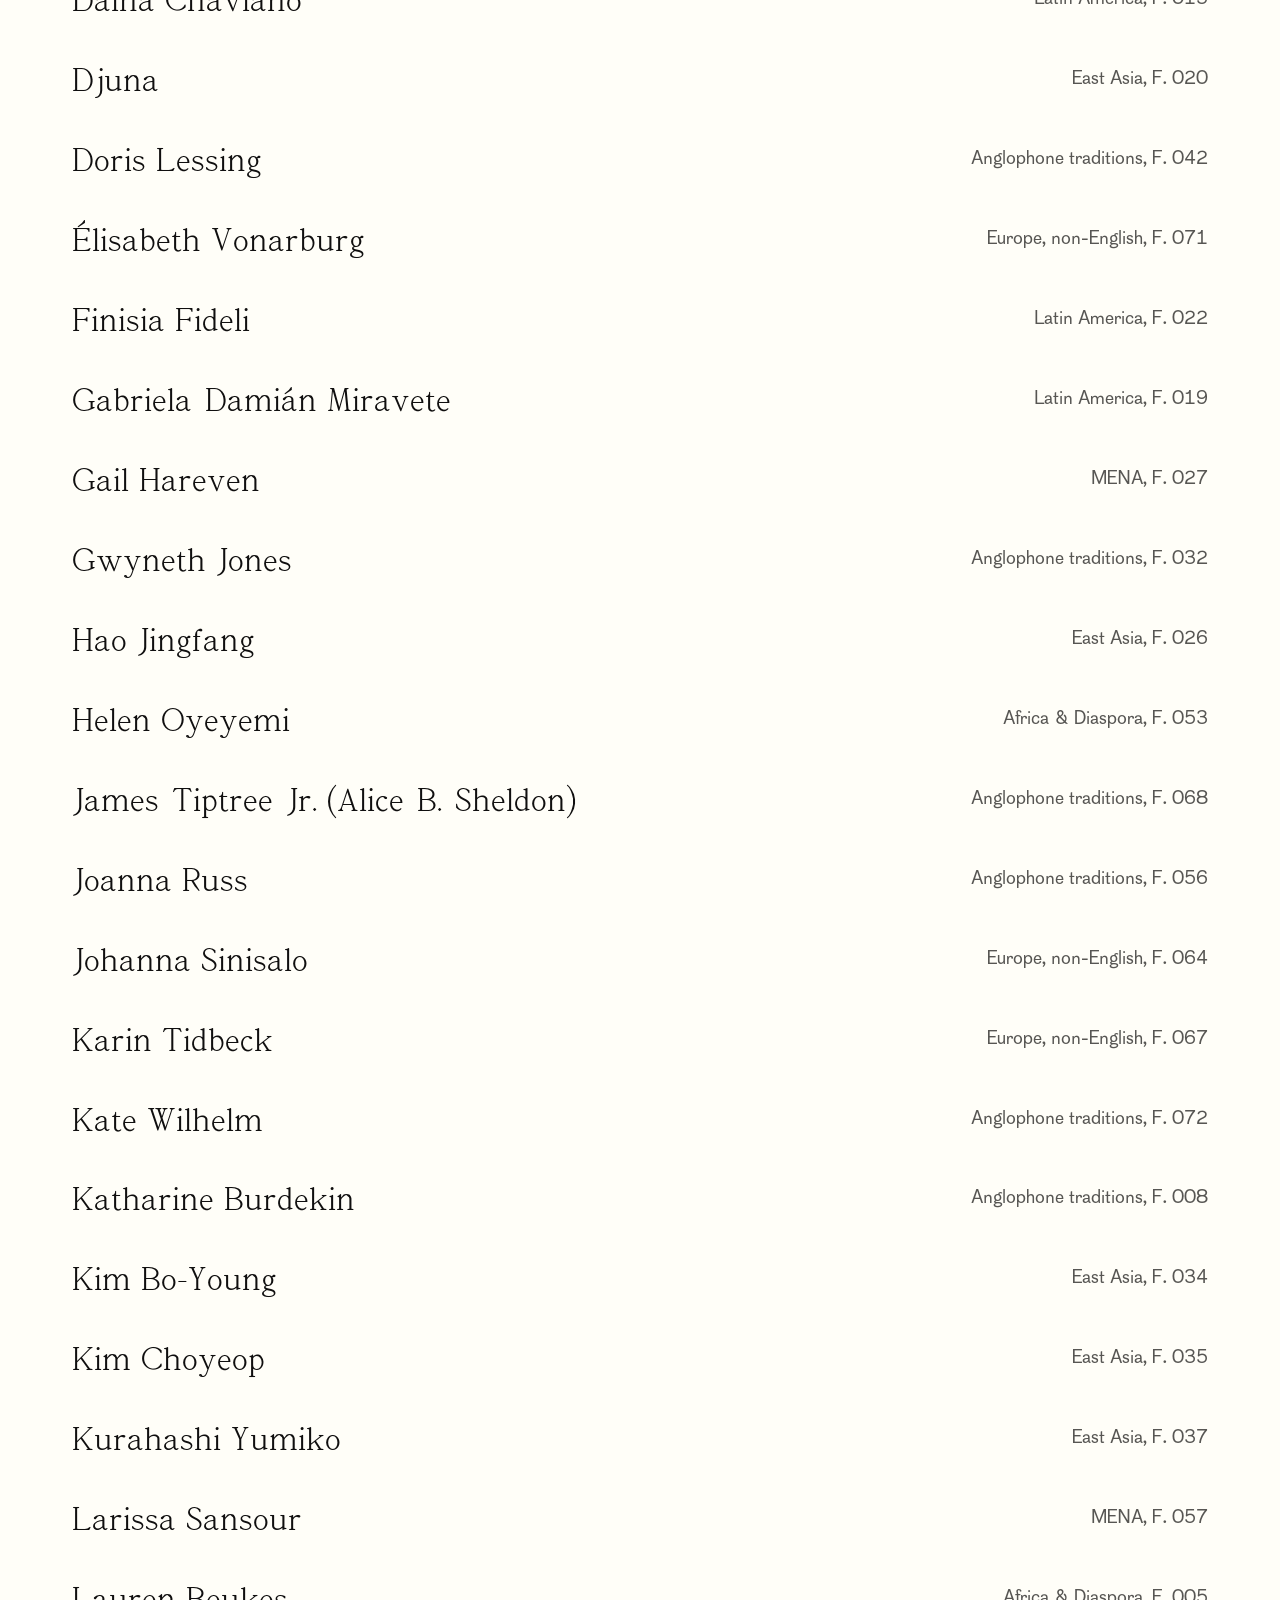
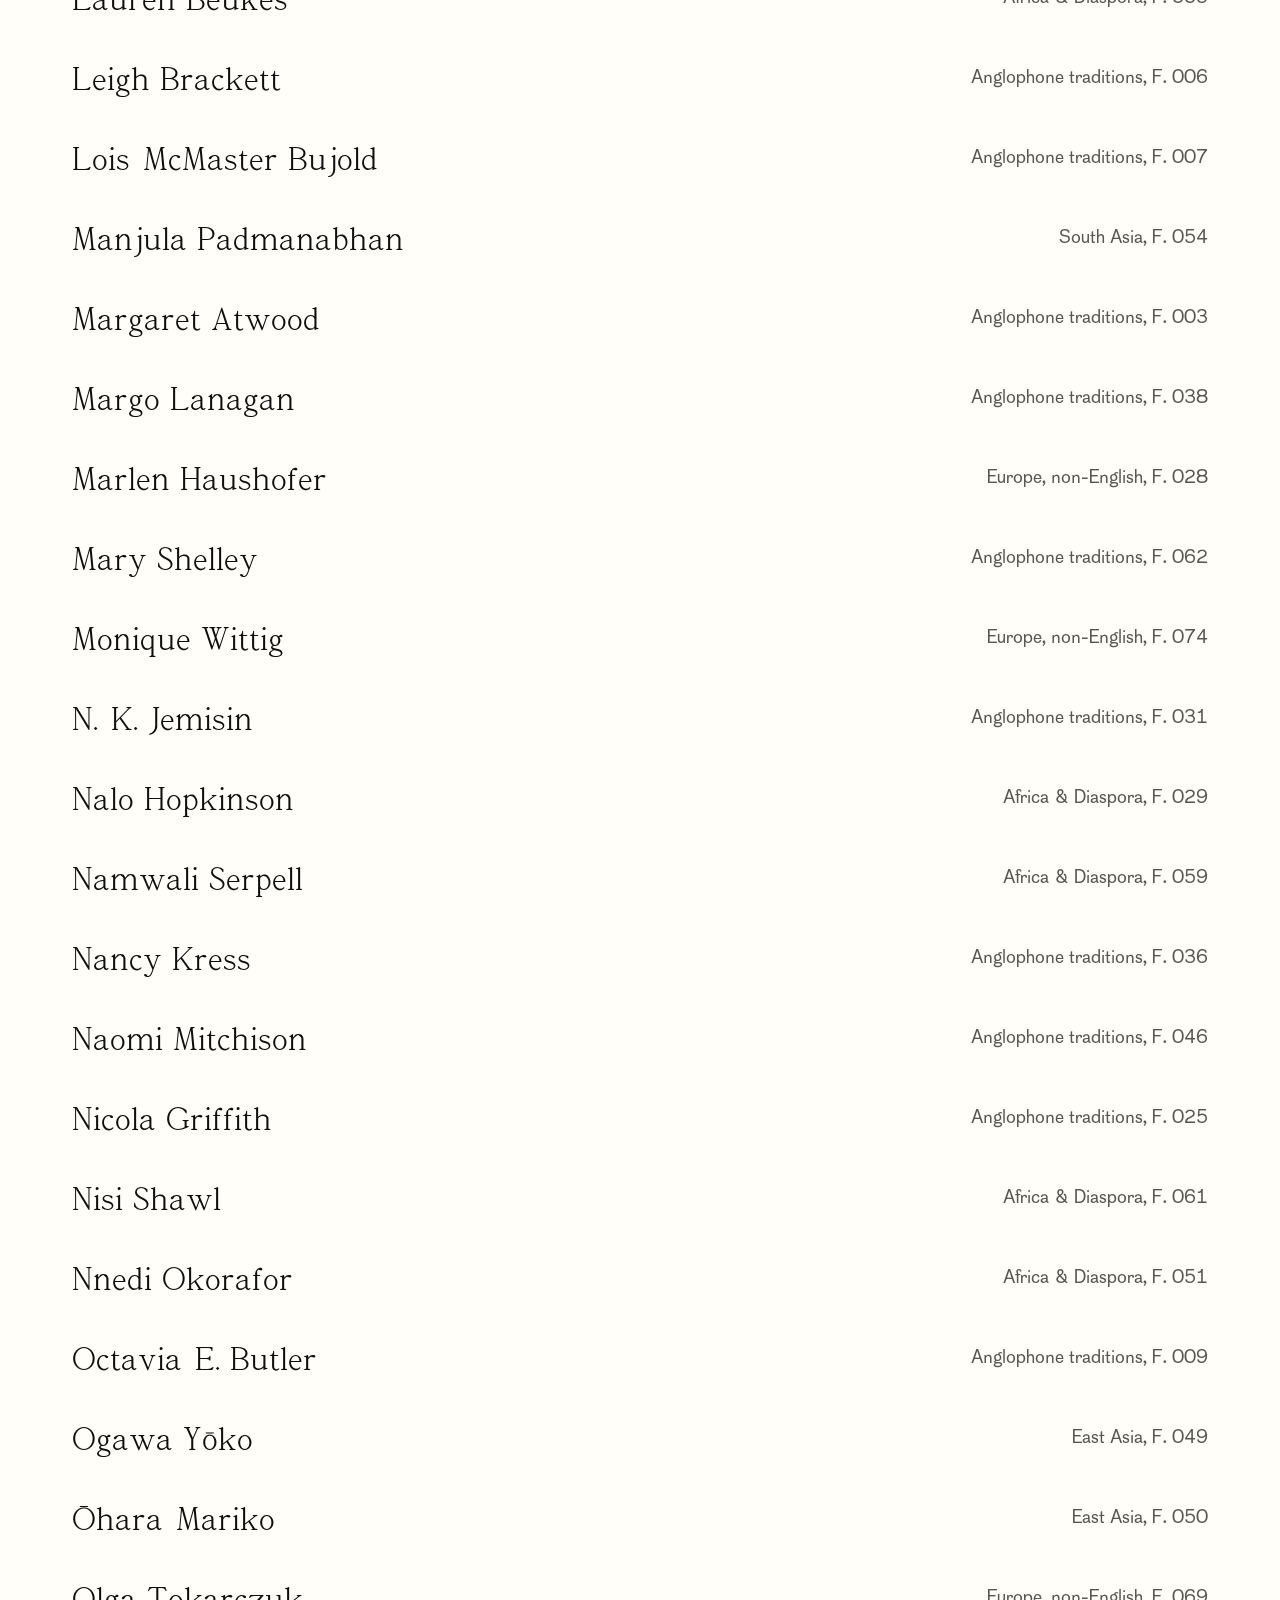
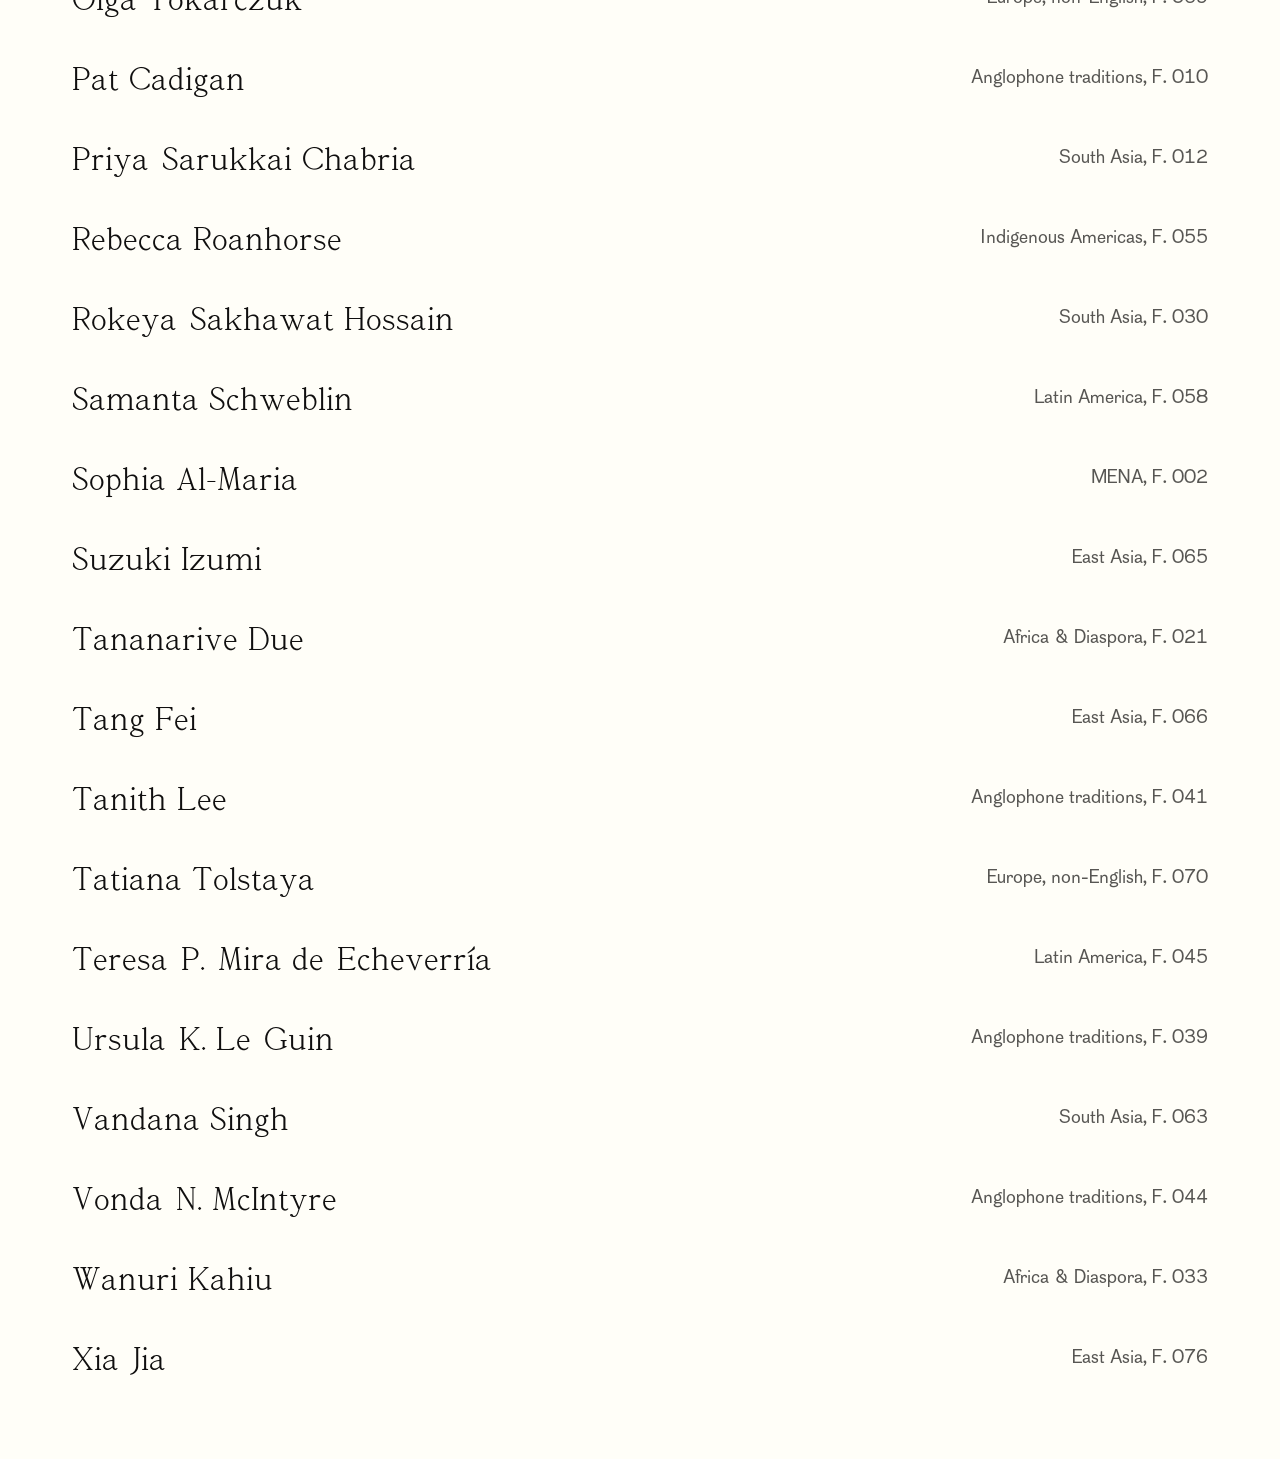
<file: writers/index.html>
<!doctype html>
<html lang="en">
<head>
  <meta charset="UTF-8">
  <meta name="viewport" content="width=device-width, initial-scale=1">
  <meta name="theme-color" content="#fffef8">
  <meta name="description" content="An index of 76 women, non-binary and trans women science-fiction writers, filed by region, period and recurring concern.">
  <title>Writers · The Untold Stories</title>
  <link rel="preload" href="fonts/Meta-old-French-ext.woff2" as="font" type="font/woff2" crossorigin>
  <link rel="stylesheet" href="writers.css">
  <link rel="stylesheet" href="writers-modal.css">
</head>
<body>
  <main id="page" class="mbt-page" aria-label="Writer index"></main>
  <noscript>This index needs JavaScript to search and filter. <a href="../archive.html">Open the research archive</a>.</noscript>
  <script src="writers-data.js" defer></script>
  <script src="writers-motion.js" defer></script>
  <script src="writers.js" defer></script>
  <script src="writers-modal.js" defer></script>
</body>
</html>
</file>
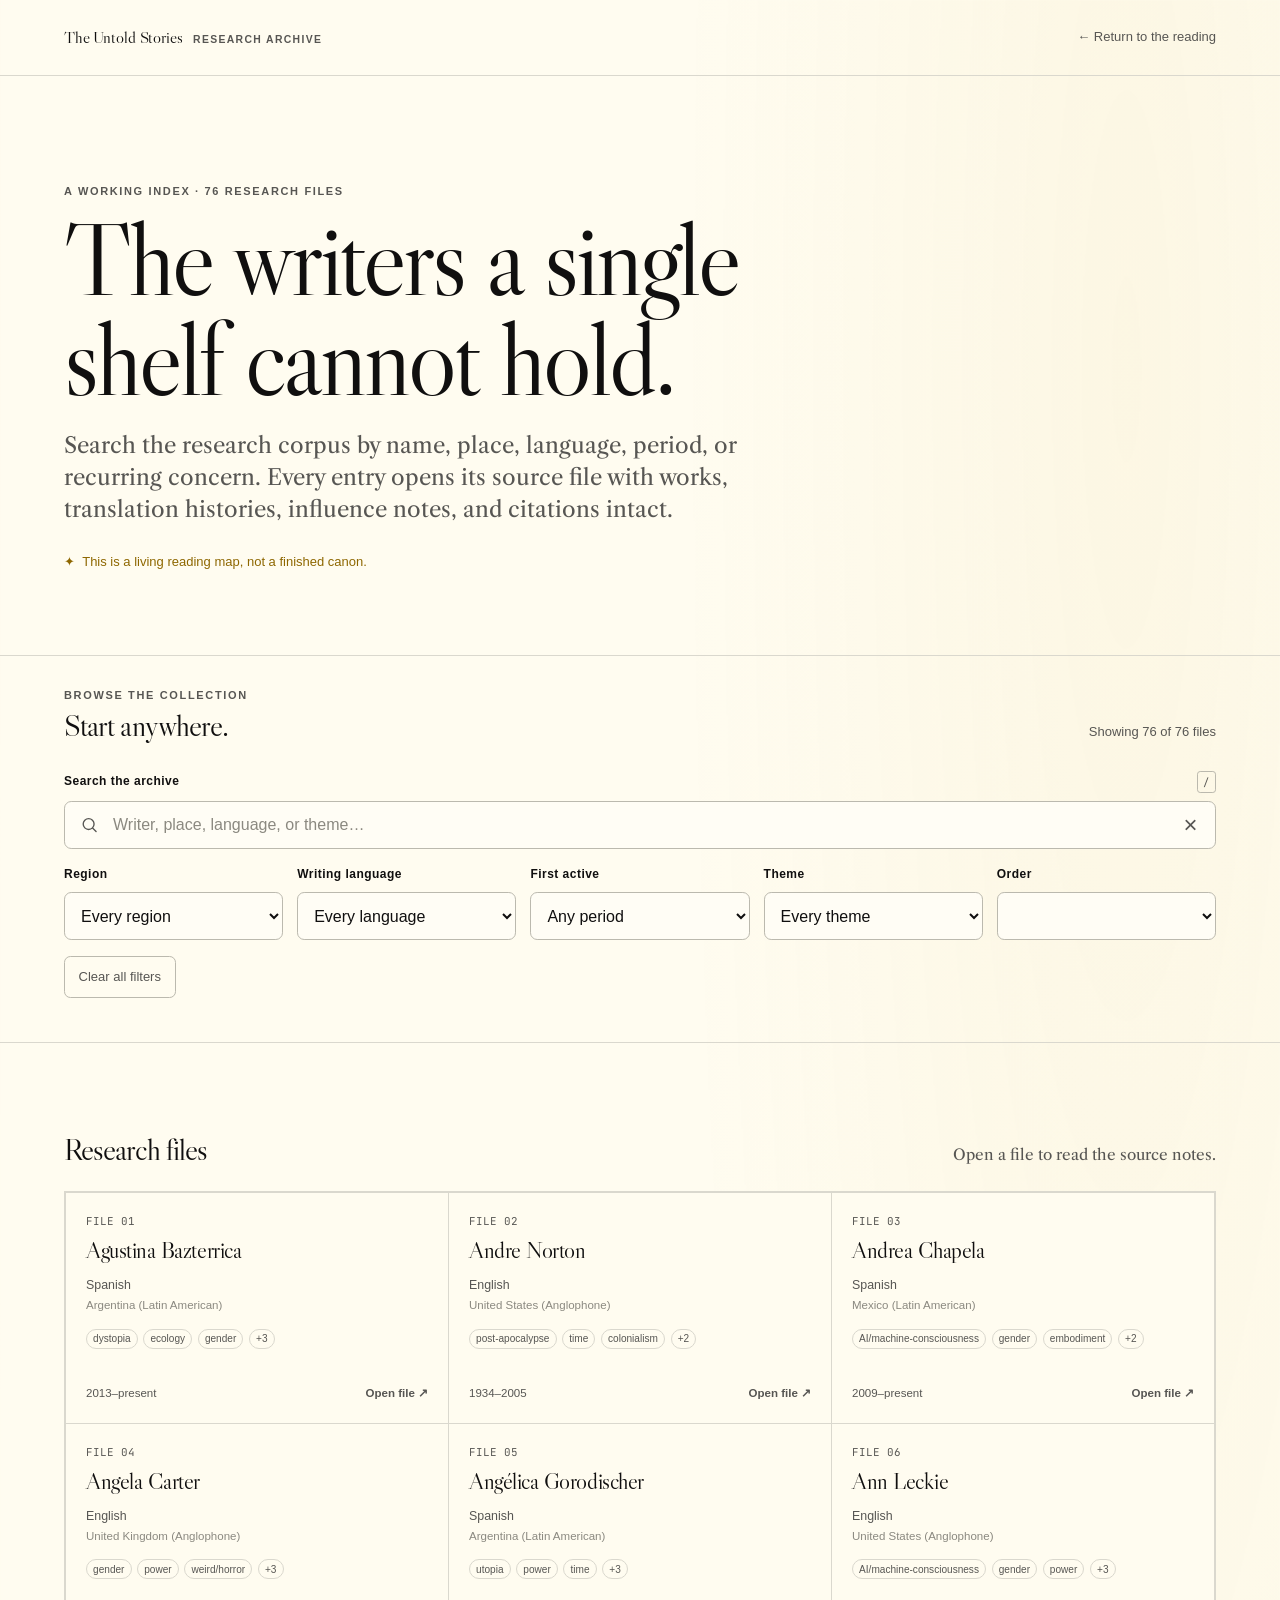
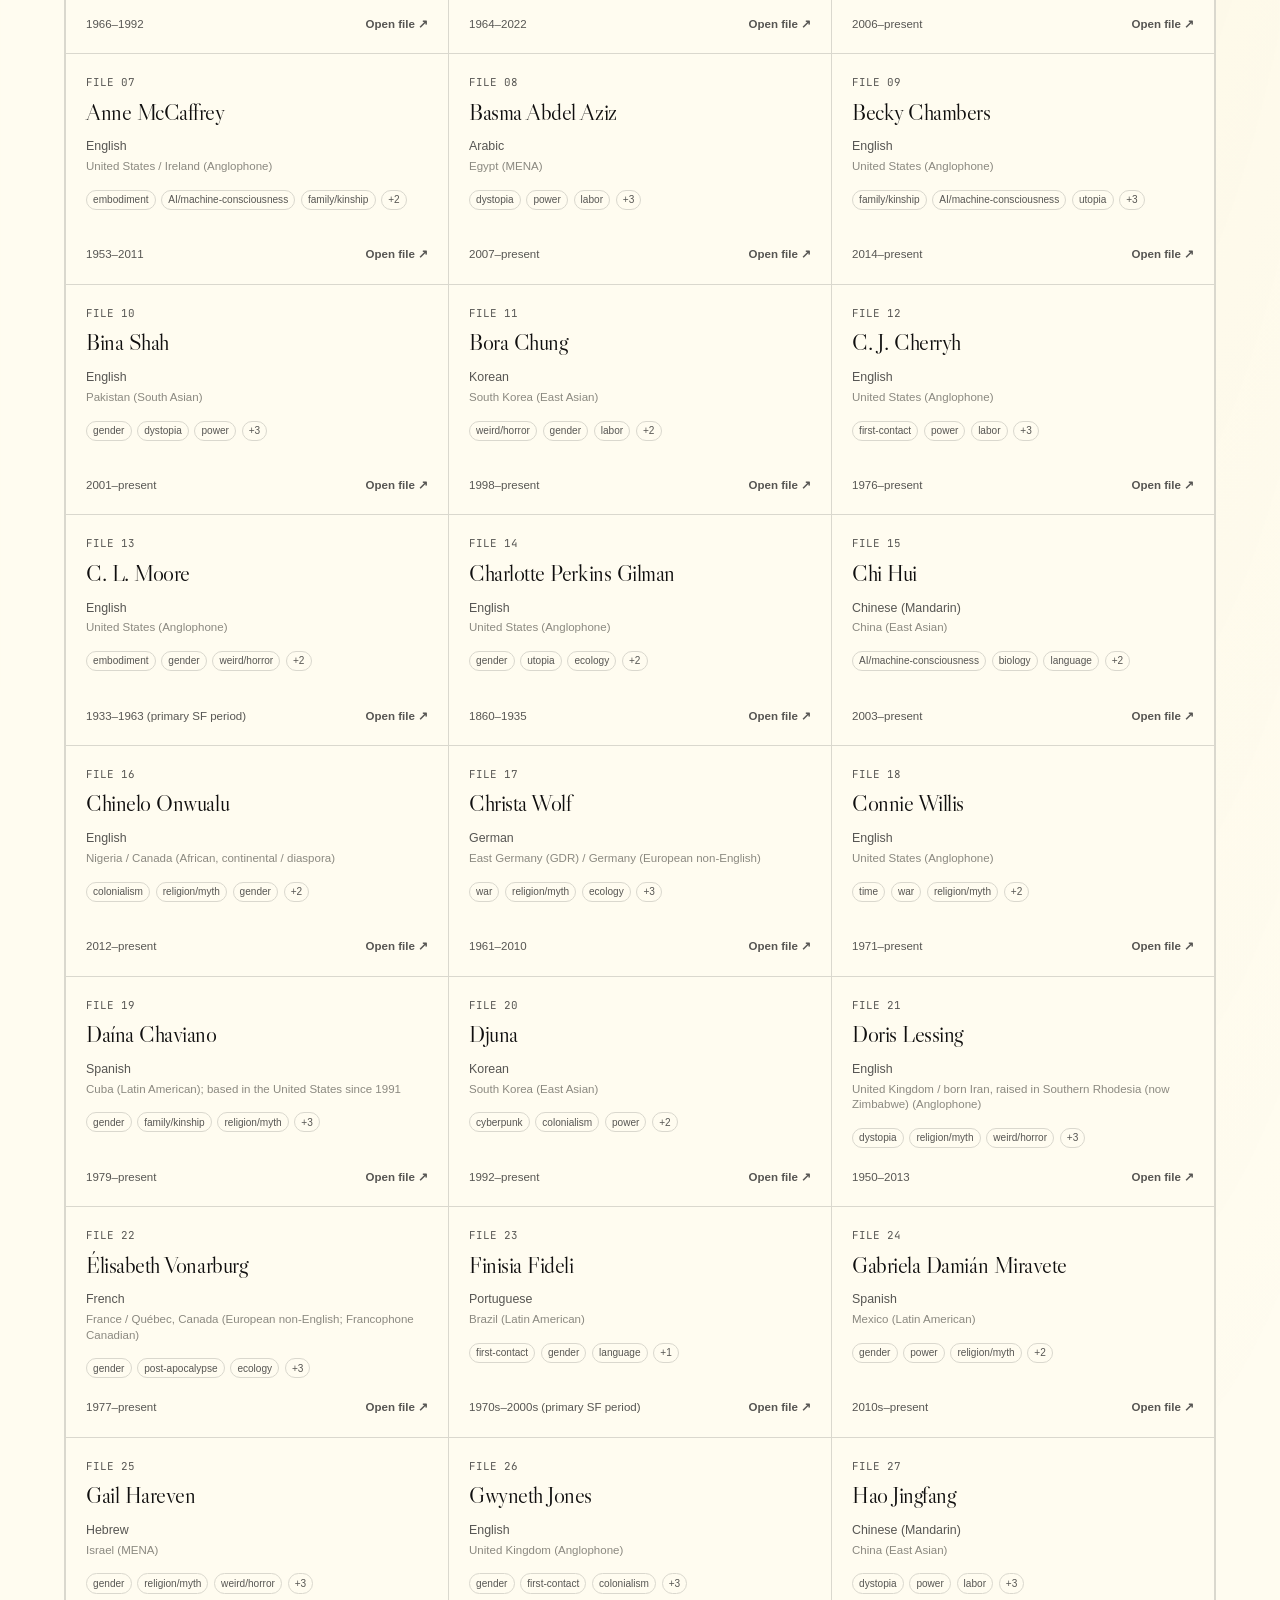
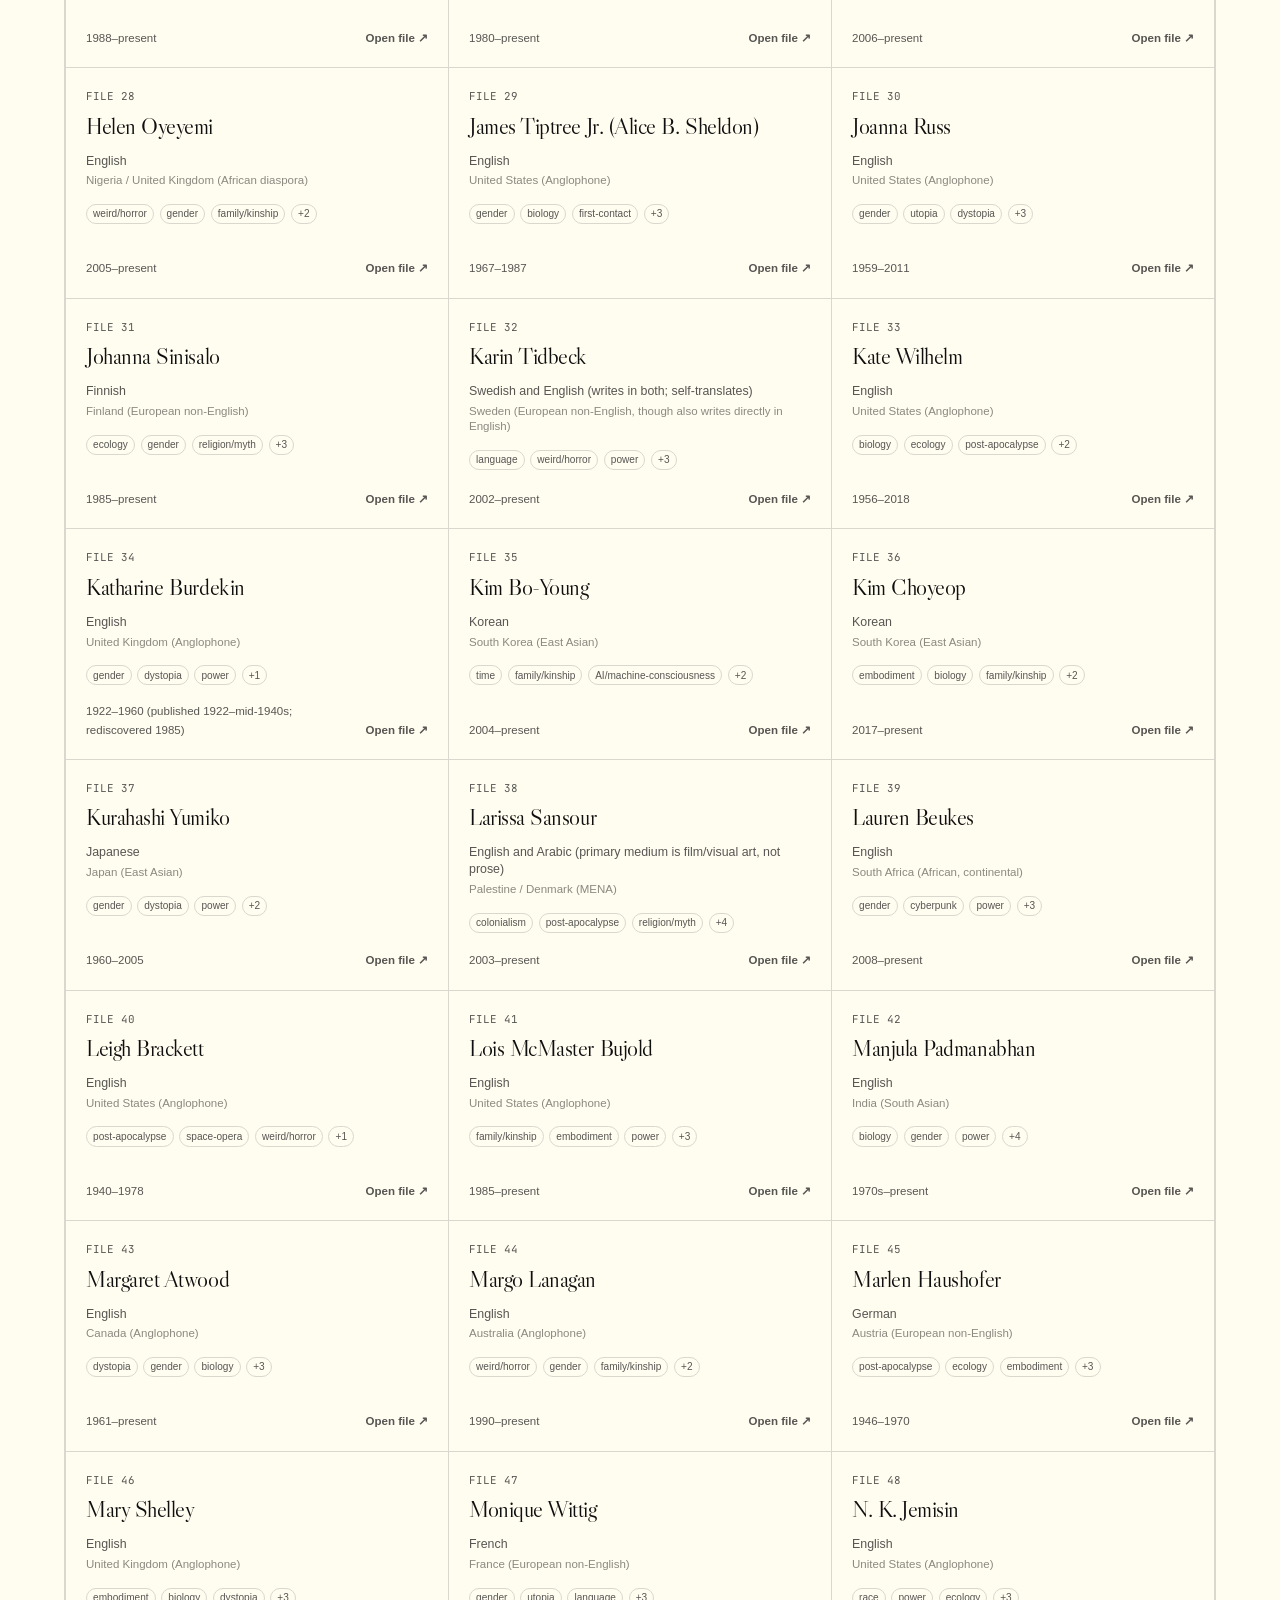
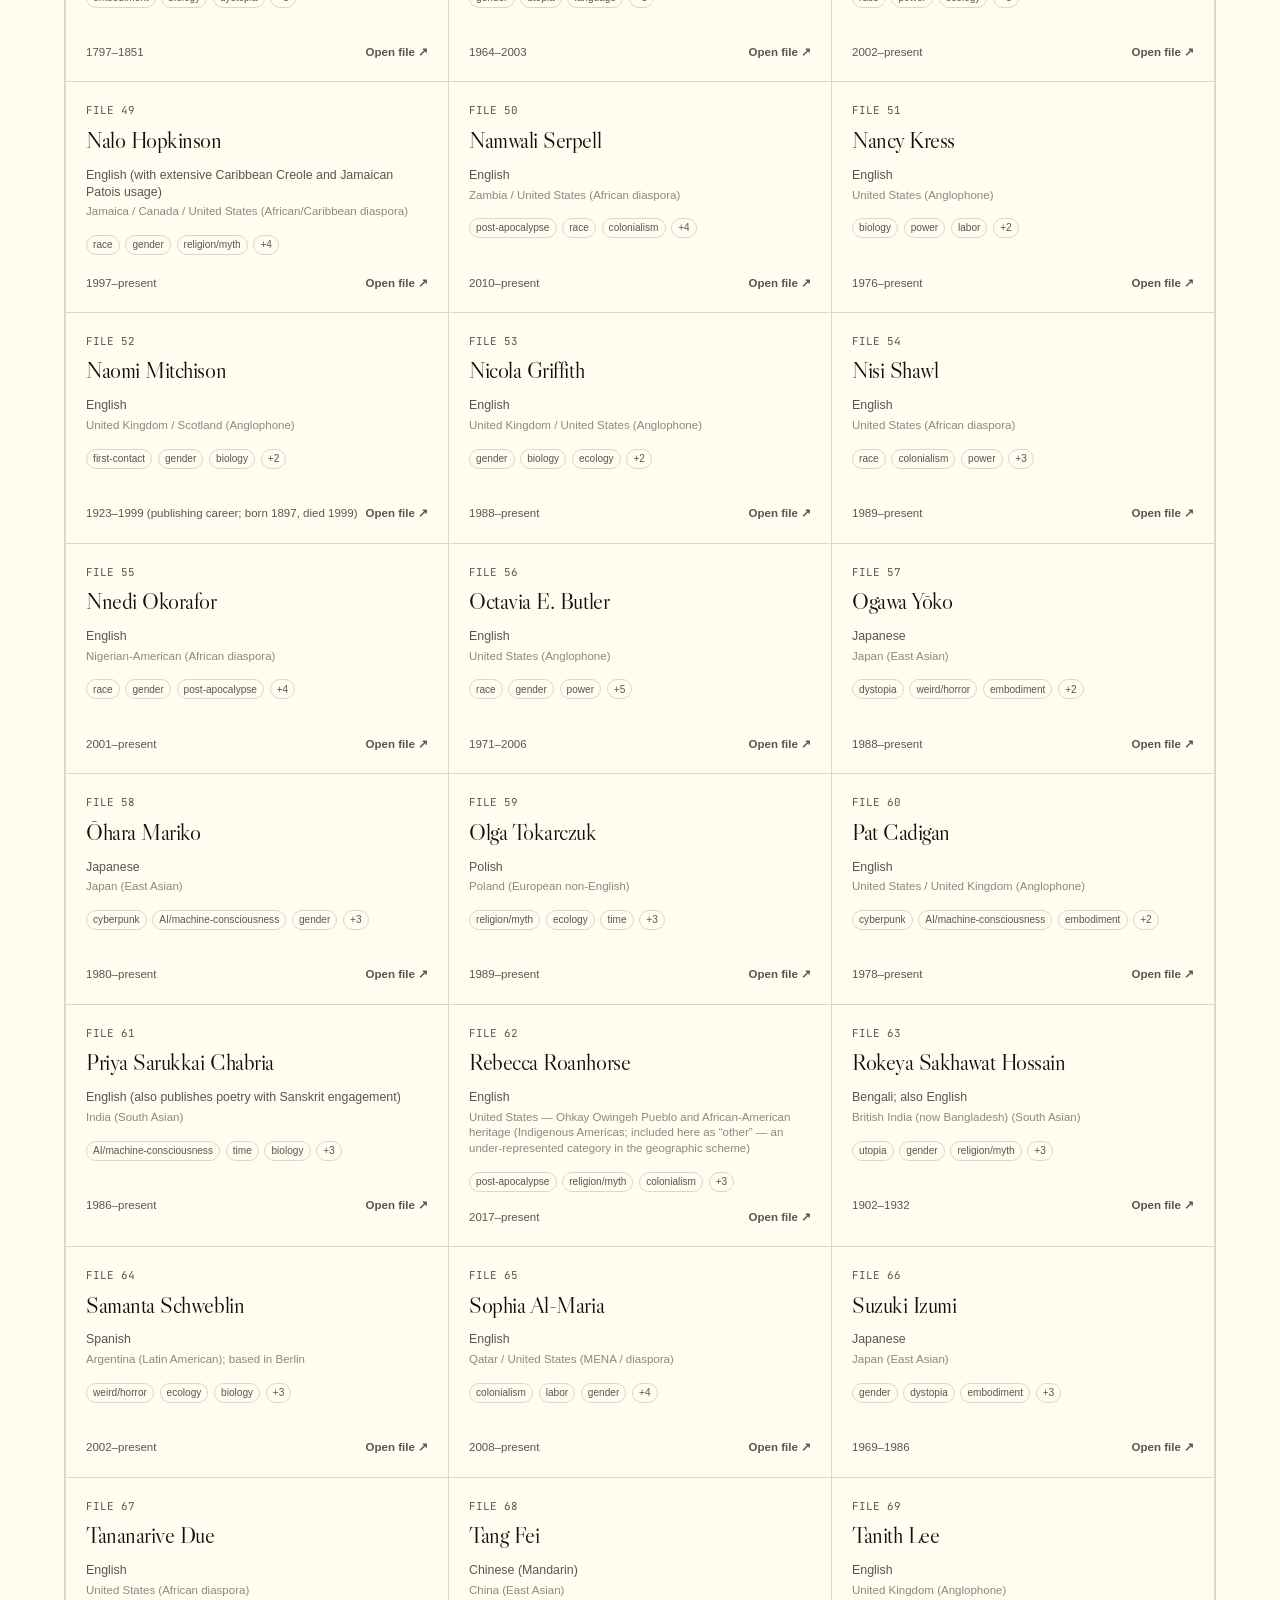
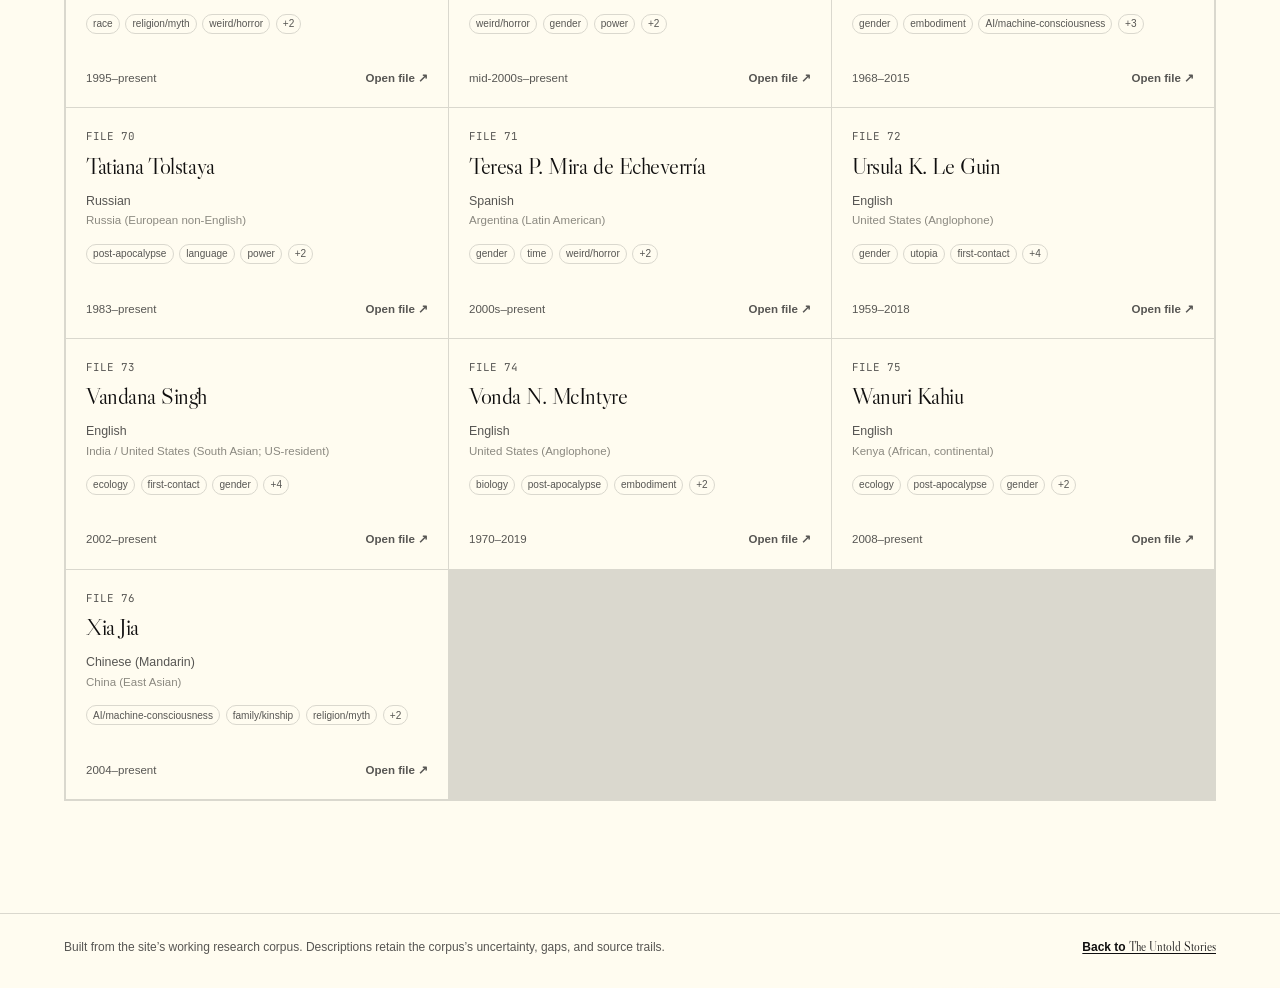
<file: archive.html>
<!doctype html>
<html lang="en">
<head>
  <meta charset="UTF-8">
  <meta name="viewport" content="width=device-width, initial-scale=1">
  <meta name="theme-color" content="#FFFCF0">
  <meta name="description" content="A searchable research archive of feminist science-fiction writers across languages, places, and decades.">
  <title>Research archive · The Untold Stories</title>
  <link rel="preconnect" href="https://fonts.googleapis.com">
  <link rel="preconnect" href="https://fonts.gstatic.com" crossorigin>
  <link href="https://fonts.googleapis.com/css2?family=Libre+Caslon+Display&family=Libre+Caslon+Text:ital,wght@0,400;0,700;1,400&family=Public+Sans:wght@400;500;600&family=JetBrains+Mono&family=Noto+Serif+TC:wght@400;500&family=Noto+Serif+SC:wght@400;500&family=Noto+Serif+JP:wght@400;500&family=Noto+Serif+KR:wght@400;500&display=swap" rel="stylesheet">
  <link rel="stylesheet" href="archive.css">
</head>
<body class="archive-body">
  <a class="skip-link" href="#archive-main">Skip to the archive</a>

  <header class="archive-header">
    <a class="archive-mark" href="index.html" aria-label="The Untold Stories home">
      <span>The Untold Stories</span>
      <small>research archive</small>
    </a>
    <a class="back-link" href="index.html">← Return to the reading</a>
  </header>

  <main id="archive-main">
    <section class="archive-intro" aria-labelledby="archive-title">
      <p class="eyebrow">A working index · 76 research files</p>
      <h1 id="archive-title">The writers a single shelf cannot hold.</h1>
      <p class="intro-copy">Search the research corpus by name, place, language, period, or recurring concern. Every entry opens its source file with works, translation histories, influence notes, and citations intact.</p>
      <p class="archive-note"><span aria-hidden="true">✦</span> This is a living reading map, not a finished canon.</p>
    </section>

    <section class="archive-tools" aria-labelledby="browse-title">
      <div class="tools-heading">
        <div>
          <p class="eyebrow">Browse the collection</p>
          <h2 id="browse-title">Start anywhere.</h2>
        </div>
        <p id="result-count" class="result-count" aria-live="polite" aria-atomic="true"></p>
      </div>

      <form id="archive-controls" class="archive-controls" role="search">
        <div class="search-field">
          <label for="archive-search">Search the archive <span class="shortcut-hint" aria-hidden="true">/</span></label>
          <div class="search-input-wrap">
            <svg class="search-icon" aria-hidden="true" viewBox="0 0 24 24" fill="none"><circle cx="10.8" cy="10.8" r="6.8" stroke="currentColor" stroke-width="1.7"></circle><path d="m16 16 4.1 4.1" stroke="currentColor" stroke-width="1.7" stroke-linecap="round"></path></svg>
            <input id="archive-search" name="q" type="search" inputmode="search" autocomplete="off" spellcheck="false" placeholder="Writer, place, language, or theme…">
            <button id="clear-search" class="clear-search" type="button" hidden aria-label="Clear search">×</button>
          </div>
        </div>

        <div class="filter-grid">
          <div class="select-field">
            <label for="filter-region">Region</label>
            <select id="filter-region" name="region">
              <option value="">Every region</option>
            </select>
          </div>
          <div class="select-field">
            <label for="filter-language">Writing language</label>
            <select id="filter-language" name="language">
              <option value="">Every language</option>
            </select>
          </div>
          <div class="select-field">
            <label for="filter-period">First active</label>
            <select id="filter-period" name="period">
              <option value="">Any period</option>
              <option value="before-1950">Before 1950</option>
              <option value="1950-1979">1950–1979</option>
              <option value="1980-1999">1980–1999</option>
              <option value="2000-plus">2000 onward</option>
            </select>
          </div>
          <div class="select-field">
            <label for="filter-theme">Theme</label>
            <select id="filter-theme" name="theme">
              <option value="">Every theme</option>
            </select>
          </div>
          <div class="select-field sort-field">
            <label for="sort-authors">Order</label>
            <select id="sort-authors" name="sort">
              <option value="name">Name, A–Z</option>
              <option value="earliest">Earliest active</option>
              <option value="latest">Most recent first</option>
            </select>
          </div>
        </div>

        <button id="clear-filters" class="clear-filters" type="reset" hidden>Clear all filters</button>
      </form>
    </section>

    <section class="archive-results" aria-labelledby="results-title">
      <div class="results-heading">
        <h2 id="results-title">Research files</h2>
        <p>Open a file to read the source notes.</p>
      </div>
      <ol id="author-results" class="author-grid" aria-label="Research files"></ol>
      <div id="empty-state" class="empty-state" hidden>
        <p class="eyebrow">No files found</p>
        <h2>That trail goes quiet here.</h2>
        <p>Try a broader search, or return to every region and theme.</p>
        <button id="empty-reset" type="button">Show all research files</button>
      </div>
    </section>
  </main>

  <footer class="archive-footer">
    <p>Built from the site’s working research corpus. Descriptions retain the corpus’s uncertainty, gaps, and source trails.</p>
    <a href="index.html">Back to <span>The Untold Stories</span></a>
  </footer>

  <dialog id="author-dialog" class="author-dialog" aria-labelledby="dialog-title">
    <div class="dialog-shell">
      <header class="dialog-header">
        <p id="dialog-kicker" class="eyebrow">Research file</p>
        <button id="dialog-close" class="dialog-close" type="button" aria-label="Close research file">
          <span aria-hidden="true">×</span>
        </button>
      </header>
      <div class="dialog-scroll">
        <h2 id="dialog-title"></h2>
        <p id="dialog-meta" class="dialog-meta"></p>
        <div id="dialog-content" class="markdown-content" aria-live="polite"></div>
      </div>
      <footer class="dialog-footer">
        <a id="dialog-source" href="#" target="_blank" rel="noreferrer">Open raw Markdown <span aria-hidden="true">↗</span></a>
      </footer>
    </div>
  </dialog>

  <script src="archive.js" defer></script>
</body>
</html>
</file>
<file: styles.css>
:root {
  --paper:      #FFFCF0;
  --paper-deep: #F2F0E5;
  --ink:        #100F0F;
  --ink-soft:   #575653;
  --muted:      #B7B5AC;
  --rule:       #DAD8CE;
  --highlight:  #E6E4D9;
  --warm:       #D0A215;
  --measure: 34rem;
  --measure-bridge: 30rem;
  --serif:   'Libre Caslon Text', 'Noto Serif TC', 'Noto Serif SC', 'Noto Serif JP', 'Noto Serif KR', Georgia, serif;
  --display: 'Libre Caslon Display', 'Libre Caslon Text', 'Noto Serif TC', 'Noto Serif SC', 'Noto Serif JP', Georgia, serif;
  --sans:    'Public Sans', -apple-system, system-ui, sans-serif;
  --mono:    'JetBrains Mono', ui-monospace, SFMono-Regular, Menlo, monospace;

  /* Type scale — fluid where the size benefits from scaling with viewport.
     Reach for one of these instead of writing a raw size. */
  --fs-tag:     0.6875rem;                                    /* 11px - plaques, tags, micro UI */
  --fs-meta:    0.8125rem;                                    /* 13px - hints, meta, sub-labels */
  --fs-ui:      0.9375rem;                                    /* 15px - postcard popovers, compact UI */
  --fs-body:    clamp(1rem, 0.95rem + 0.3vw, 1.1875rem);      /* 16-19px - body, lede, intro text */
  --fs-lead:    clamp(1.25rem, 1.1rem + 0.7vw, 1.5rem);       /* 20-24px - small headings, case names */
  --fs-title:   clamp(1.5rem, 1.3rem + 1.1vw, 2rem);          /* 24-32px - opening hero title */
  --fs-display: clamp(2rem, 1.6rem + 2vw, 2.75rem);           /* 32-44px - bridge / display */

  /* Line heights */
  --lh-tight:   1.2;
  --lh-snug:    1.35;
  --lh-normal:  1.5;
  --lh-loose:   1.6;

  /* Spacing scale — every padding/margin/gap should reach for one of these. */
  --space-xs:   0.25rem;   /* 4px */
  --space-sm:   0.5rem;    /* 8px */
  --space-md:   0.75rem;   /* 12px */
  --space-lg:   1rem;      /* 16px - base */
  --space-xl:   1.5rem;    /* 24px */
  --space-2xl:  2rem;      /* 32px */
  --space-3xl:  2.5rem;    /* 40px */
  --space-4xl:  3rem;      /* 48px */
  --space-5xl:  4rem;      /* 64px */
  --space-6xl:  5rem;      /* 80px */

  /* Section-level fluid spacing used by full-viewport spreads/pages */
  --space-section-x:   clamp(2rem, 6vw, 5rem);
  --space-section-y:   clamp(3rem, 6vh, 5rem);
  --space-section-gap: clamp(2rem, 5vw, 5rem);
}

[lang="zh-Hans"], [lang^="zh-Hans"] {
  font-family: 'Libre Caslon Text', 'Noto Serif SC', 'Noto Serif TC', Georgia, serif;
}
[lang="zh-Hant"], [lang^="zh-Hant"] {
  font-family: 'Libre Caslon Text', 'Noto Serif TC', 'Noto Serif SC', Georgia, serif;
}
[lang="ja"], [lang^="ja"] {
  font-family: 'Libre Caslon Text', 'Noto Serif JP', Georgia, serif;
}
[lang="ko"], [lang^="ko"] {
  font-family: 'Libre Caslon Text', 'Noto Serif KR', Georgia, serif;
}

*, *::before, *::after { box-sizing: border-box; }

html {
  font-size: 100%;
  scroll-behavior: smooth;
  scroll-snap-type: y proximity;
  -webkit-text-size-adjust: 100%;
}

body {
  margin: 0;
  background: var(--paper);
  color: var(--ink);
  font-family: var(--serif);
  font-weight: 400;
  font-size: var(--fs-body);
  line-height: var(--lh-loose);
  -webkit-font-smoothing: antialiased;
  -moz-osx-font-smoothing: grayscale;
  text-rendering: optimizeLegibility;
  font-feature-settings: "kern" 1, "liga" 1;
}

::selection {
  background: var(--highlight);
  color: var(--ink);
}

main {
  display: block;
}

/* =====================================================================
   PLAQUE — small museum-wall label, used on every spread
   ===================================================================== */

.plaque {
  font-family: var(--sans);
  font-size: var(--fs-tag);
  font-weight: 500;
  letter-spacing: 0.16em;
  text-transform: uppercase;
  color: var(--ink-soft);
  margin: 0 0 var(--space-3xl);
}

/* =====================================================================
   PROSE — base prose styling shared by all sections
   ===================================================================== */

.prose p {
  margin: 0 0 1em;
}

.prose p:last-child {
  margin-bottom: 0;
}

.lede {
  font-size: var(--fs-lead);
  line-height: var(--lh-normal);
}

em {
  font-style: italic;
}

strong {
  font-weight: 700;
}

/* =====================================================================
   SPREADS — full-viewport, 2-column, scroll-snap targets
   ===================================================================== */

.spread {
  min-height: 100vh;
  scroll-snap-align: start;
  scroll-snap-stop: normal;
  display: grid;
  grid-template-columns: minmax(0, 1fr) minmax(0, 1fr);
  align-items: center;
  gap: var(--space-section-gap);
  padding: var(--space-section-y) var(--space-section-x);
  outline: none;
}

.spread-prose {
  max-width: 30rem;
  justify-self: end;
  width: 100%;
}

.spread-prose-wide {
  max-width: 36rem;
}

.spread-figure {
  margin: 0;
  justify-self: start;
  width: 100%;
  max-width: 30rem;
  display: flex;
  align-items: center;
  justify-content: center;
}

/* Question spreads — single line of contemplation */

.spread-question .question {
  font-size: var(--fs-title);
  line-height: var(--lh-snug);
  font-style: italic;
  color: var(--ink);
}

/* =====================================================================
   PLACEHOLDERS — dashed boxes with intended dimensions and subject
   Render the site browsable before any real illustrations exist
   ===================================================================== */

.placeholder {
  width: 100%;
  border: 1px dashed var(--muted);
  background: transparent;
  display: flex;
  flex-direction: column;
  align-items: center;
  justify-content: center;
  gap: var(--space-md);
  padding: var(--space-xl);
  text-align: center;
  border-radius: 2px;
  color: var(--ink-soft);
}

.placeholder[data-aspect="portrait"] {
  aspect-ratio: 4 / 5;
  max-height: 70vh;
}

.placeholder[data-aspect="landscape"] {
  aspect-ratio: 5 / 4;
  max-height: 60vh;
}

.placeholder[data-aspect="case"] {
  aspect-ratio: 4 / 5;
  max-height: 60vh;
  border-style: solid;
  border-color: var(--ink-soft);
  border-width: 2px;
  position: relative;
}

.placeholder[data-aspect="case"]::before,
.placeholder[data-aspect="case"]::after {
  content: "";
  position: absolute;
  background: var(--ink-soft);
}

.placeholder[data-aspect="case"]::before {
  top: -4px; left: -4px; right: -4px; height: 1px;
}

.placeholder[data-aspect="case"]::after {
  bottom: -4px; left: -4px; right: -4px; height: 1px;
}

.placeholder-have {
  border-color: var(--warm);
  border-style: solid;
  border-width: 1px;
}

.placeholder-subject {
  font-family: var(--serif);
  font-style: italic;
  font-size: var(--fs-body);
  line-height: var(--lh-snug);
  color: var(--ink-soft);
  max-width: 22ch;
}

.placeholder-case-label {
  font-family: var(--serif);
  font-size: var(--fs-body);
  line-height: var(--lh-snug);
  color: var(--ink);
  letter-spacing: 0.01em;
}

.placeholder-tag {
  font-family: var(--sans);
  font-size: var(--fs-tag);
  font-weight: 500;
  letter-spacing: 0.18em;
  text-transform: uppercase;
  color: var(--muted);
}

.placeholder-have .placeholder-tag {
  color: var(--warm);
}

/* =====================================================================
   BRIDGE INTRO — full-viewport announcement spread
   ===================================================================== */

.spread-bridge-intro {
  grid-template-columns: 1fr;
  justify-items: center;
  text-align: center;
}

.bridge-intro-content {
  max-width: 36rem;
  display: flex;
  flex-direction: column;
  align-items: center;
  gap: var(--space-xl);
}

.bridge-intro-content .plaque {
  margin-bottom: var(--space-lg);
}

.bridge-title {
  font-family: var(--display);
  font-weight: 400;
  font-style: normal;
  font-size: var(--fs-display);
  line-height: var(--lh-tight);
  margin: 0;
  color: var(--ink);
}

.bridge-meta {
  font-family: var(--sans);
  font-size: var(--fs-meta);
  font-weight: 500;
  letter-spacing: 0.18em;
  text-transform: uppercase;
  color: var(--ink-soft);
  margin: 0;
}

.bridge-lede {
  font-size: var(--fs-body);
  line-height: var(--lh-normal);
  margin: var(--space-xl) 0 0;
  color: var(--ink);
}

.bridge-hint {
  font-family: var(--sans);
  font-size: var(--fs-meta);
  letter-spacing: 0.08em;
  color: var(--muted);
  margin: var(--space-2xl) 0 0;
}


/* =====================================================================
   BRIDGE — filing-card scroll. NOT a snap target.
   Sticky mode headers, ruled separators, denser type.
   ===================================================================== */

.bridge {
  background: var(--paper-deep);
  padding: 0 var(--space-xl) var(--space-5xl);
  /* Bridge starts immediately after intro; deliberately not min-height: 100vh */
}

.mode-group {
  max-width: var(--measure-bridge);
  margin: 0 auto;
}

.mode-header {
  position: sticky;
  top: 0;
  z-index: 10;
  background: var(--paper-deep);
  font-family: var(--sans);
  font-size: var(--fs-meta);
  font-weight: 500;
  letter-spacing: 0.14em;
  text-transform: uppercase;
  color: var(--ink);
  padding: var(--space-xl) 0 var(--space-lg);
  margin: 0;
  border-bottom: 1px solid var(--ink-soft);
  /* Slight shadow when stuck */
  box-shadow: 0 1px 0 var(--paper-deep);
}

.case {
  padding: var(--space-3xl) 0;
  border-bottom: 1px solid var(--rule);
}

.mode-group:last-child .case:last-child {
  border-bottom: none;
}

.case-caption {
  font-family: var(--sans);
  font-size: var(--fs-tag);
  font-weight: 500;
  letter-spacing: 0.16em;
  text-transform: uppercase;
  color: var(--muted);
  margin: 0 0 var(--space-sm);
  display: block;
}

.case-name {
  font-family: var(--serif);
  font-weight: 700;
  font-style: italic;
  font-size: var(--fs-lead);
  line-height: var(--lh-snug);
  color: var(--ink);
  margin: 0 0 var(--space-lg);
}

.case-body {
  font-size: var(--fs-body);
  line-height: var(--lh-loose);
  color: var(--ink);
  margin: 0 0 var(--space-lg);
}

.case-body:last-child {
  margin-bottom: 0;
}

.case-failure {
  font-size: var(--fs-body);
  line-height: var(--lh-normal);
  font-style: italic;
  color: var(--ink-soft);
  border-left: 2px solid var(--warm);
  padding-left: var(--space-lg);
  margin: var(--space-md) 0 0;
}

.bridge-coda {
  max-width: var(--measure-bridge);
  margin: var(--space-4xl) auto 0;
  padding-top: var(--space-2xl);
  border-top: 1px solid var(--ink-soft);
  font-size: var(--fs-body);
  line-height: var(--lh-loose);
  color: var(--ink);
}

.bridge-coda p {
  margin: 0;
}

/* =====================================================================
   CLOSING SPREADS — empty cases + Q+A
   Figure on the left, prose on the right (visual emphasis on absence)
   ===================================================================== */

.spread-closing-intro {
  grid-template-columns: 1fr;
  justify-items: center;
  text-align: center;
}

.spread-closing-intro .spread-prose {
  justify-self: center;
  text-align: center;
}

.closing-instruction {
  font-family: var(--sans);
  font-size: var(--fs-meta);
  font-weight: 500;
  letter-spacing: 0.12em;
  text-transform: uppercase;
  color: var(--ink-soft);
  margin: var(--space-3xl) 0 0;
}

.spread-closing .spread-figure {
  justify-self: end;
  order: 1;
}

.spread-closing .spread-prose {
  justify-self: start;
  order: 2;
}

.closing-q {
  font-family: var(--serif);
  font-style: italic;
  font-size: var(--fs-lead);
  line-height: var(--lh-snug);
  color: var(--ink);
  margin: 0 0 var(--space-xl);
}

.closing-a {
  font-style: italic;
  font-size: var(--fs-body);
  line-height: var(--lh-loose);
  color: var(--ink);
}

.closing-coda {
  margin-top: var(--space-2xl);
  font-style: normal;
  font-size: var(--fs-body);
  color: var(--ink-soft);
  border-top: 1px solid var(--rule);
  padding-top: var(--space-xl);
}

/* =====================================================================
   MOBILE — single column, illustration above prose
   ===================================================================== */

@media (max-width: 800px) {
  .spread {
    grid-template-columns: 1fr;
    padding: var(--space-5xl) var(--space-xl);
    gap: var(--space-3xl);
  }

  .spread-prose,
  .spread-figure {
    justify-self: center;
    max-width: 32rem;
  }

  .spread-figure {
    order: 1;
  }

  .spread-prose {
    order: 2;
  }

  .spread-bridge-intro,
  .spread-closing-intro {
    padding: var(--space-6xl) var(--space-xl);
  }

  .spread-closing .spread-figure { order: 1; justify-self: center; }
  .spread-closing .spread-prose { order: 2; justify-self: center; }

  .bridge {
    padding: 0 var(--space-xl) var(--space-4xl);
  }

  .mode-header {
    padding: var(--space-lg) 0 var(--space-md);
    font-size: var(--fs-tag);
  }

  .case {
    padding: var(--space-2xl) 0;
  }

  .placeholder[data-aspect="portrait"] {
    max-height: 50vh;
  }

  .placeholder[data-aspect="landscape"] {
    max-height: 40vh;
  }

  .placeholder[data-aspect="case"] {
    max-height: 45vh;
  }
}

/* =====================================================================
   STORYBOOK — vignettes flip horizontally as the reader scrolls
   vertically. Pattern: sticky frame holds a horizontal track; vertical
   scroll position drives a translate3d on the track.
   ===================================================================== */

.vignette {
  position: relative;
  height: calc(var(--pages, 1) * 100vh);
}

.vignette-sticky {
  position: sticky;
  top: 0;
  height: 100vh;
  overflow: hidden;
}

.vignette-track {
  display: flex;
  height: 100%;
  will-change: transform;
  /* transform is set by JS scroll handler; no CSS transition (we want
     scroll-bound motion, not animated easing) */
}

.page {
  flex: 0 0 100vw;
  height: 100vh;
  display: grid;
  grid-template-columns: minmax(0, 1fr) minmax(0, 1fr);
  align-items: center;
  gap: var(--space-section-gap);
  padding: var(--space-section-y) var(--space-section-x);
  box-sizing: border-box;
}

/* Page-anchors are invisible scroll-snap markers. Each one sits at the
   right vertical position inside its vignette so scrollIntoView() lands
   the user at the correct scroll position to flip to that page. */
.page-anchor {
  position: absolute;
  left: 0;
  width: 1px;
  height: 1px;
  visibility: hidden;
  pointer-events: none;
  scroll-snap-align: start;
  scroll-snap-stop: always;
}

/* =====================================================================
   MEDIA — images and videos inside figures
   ===================================================================== */

figure img,
figure video {
  max-width: 100%;
  max-height: 70vh;
  width: auto;
  height: auto;
  display: block;
  margin: 0 auto;
}

/* =====================================================================
   STORYBOOK — mobile fallback. Disable sticky + horizontal track;
   pages stack vertically, each page becomes a full-viewport spread.
   Must come AFTER the desktop .vignette / .page rules in source order
   so the cascade applies correctly.
   ===================================================================== */

@media (max-width: 800px) {
  .vignette {
    height: auto;
  }

  .vignette-sticky {
    position: static;
    height: auto;
    overflow: visible;
  }

  .vignette-track {
    display: block;
    height: auto;
    transform: none !important;
    will-change: auto;
  }

  .page {
    flex: 0 0 auto;
    width: 100%;
    height: auto;
    min-height: 100vh;
    grid-template-columns: 1fr;
    padding: var(--space-5xl) var(--space-xl);
    gap: var(--space-3xl);
  }

  /* Match the existing .spread mobile order: figure above prose */
  .page .spread-figure { order: 1; justify-self: center; max-width: 32rem; }
  .page .spread-prose { order: 2; justify-self: center; max-width: 32rem; }

  /* Page-anchors lose their absolute scroll-position offset on mobile —
     they become regular flow elements. The scroll-snap still works
     because each .page is full-viewport tall. */
  .page-anchor {
    position: relative;
    top: auto !important;
  }
}

/* =====================================================================
   OPENING — full-bleed background, language-cycling title, postcard
   hover popovers. Overrides .spread's grid layout while keeping the
   .spread class so existing arrow-key nav targets the opening.
   ===================================================================== */

.spread-opening {
  display: block;
  padding: 0;
  position: relative;
  overflow: hidden;
  height: 100vh;
  min-height: 100vh;

  /* Grid system (matches the `g`-toggle overlay): 3% margin, 12 cols x 8 rows.
     To anchor an element: left = 3vw + (col-1) * var(--col), etc. */
  --grid-margin-x: 3vw;
  --grid-margin-y: 3vh;
  --col: calc((100vw - 2 * var(--grid-margin-x)) / 12);
  --row: calc((100vh - 2 * var(--grid-margin-y)) / 8);
}

.opening-bg {
  position: absolute;
  inset: 0;
  width: 100%;
  height: 100%;
  object-fit: cover;
  object-position: center center;
  user-select: none;
  -webkit-user-drag: none;
  pointer-events: none;
  z-index: 0;
  /* Depth-of-field: image fades and blurs as the visitor scrolls past
     the opening. --opening-scroll-progress is set by script.js (0→1). */
  opacity: calc(1 - var(--opening-scroll-progress, 0) * 0.65);
  filter: blur(calc(var(--opening-scroll-progress, 0) * 2.5px));
  will-change: opacity, filter;
}

.opening-bg-scrolled {
  opacity: 0;
  transition: opacity 600ms ease-out;
}

.spread-opening.is-scrolled .opening-bg-scrolled {
  opacity: 1;
}

@media (prefers-reduced-motion: reduce) {
  .opening-bg-scrolled {
    display: none;
  }
}

/* =====================================================================
   OPENING GRID OVERLAY — design tool. Toggle with `g`. 12 cols x 8 rows
   inside a 3% page margin, so col/row coords are stable to reason about.
   ===================================================================== */

.opening-grid {
  position: absolute;
  inset: 0;
  z-index: 5;
  pointer-events: none;
  display: none;
}

.spread-opening.show-grid .opening-grid {
  display: block;
}

.opening-grid .grid-margin {
  position: absolute;
  inset: 3%;
  border: 1px dashed rgba(0, 255, 200, 0.55);
}

.opening-grid .grid-col,
.opening-grid .grid-row {
  position: absolute;
  background: rgba(255, 60, 220, 0.45);
}

.opening-grid .grid-col {
  top: 3%;
  bottom: 3%;
  width: 1px;
}

.opening-grid .grid-row {
  left: 3%;
  right: 3%;
  height: 1px;
}

.opening-grid .grid-label {
  position: absolute;
  font-family: var(--mono);
  font-size: 10px;
  line-height: 1;
  color: #fff;
  background: rgba(255, 60, 220, 0.85);
  padding: 2px 4px;
  border-radius: 2px;
  transform: translate(-50%, -50%);
  white-space: nowrap;
}

.opening-grid .grid-label-col {
  top: 1.6%;
}

.opening-grid .grid-label-row {
  left: 1.6%;
}

/* Dark overlay over the image. Recedes with scroll progress so the
   overlay fades along with the image as the visitor scrolls into V1. */
.spread-opening::before {
  content: '';
  position: absolute;
  inset: 0;
  background: rgba(0, 0, 0, 0.4);
  z-index: 1;
  pointer-events: none;
  opacity: calc(1 - var(--opening-scroll-progress, 0) * 0.7);
}

/* Quiet seam — a soft deepening of the existing dark tones at the very
   bottom of the opening, reading as a shelf-shadow / page-edge rather
   than introducing a bright wash. No new color, just gentle darkening. */
.spread-opening::after {
  content: '';
  position: absolute;
  left: 0;
  right: 0;
  bottom: 0;
  height: 28%;
  background: linear-gradient(
    to bottom,
    rgba(16, 15, 15, 0)    0%,
    rgba(16, 15, 15, 0.08) 60%,
    rgba(16, 15, 15, 0.22) 100%
  );
  z-index: 2;
  pointer-events: none;
  /* Fades with scroll so it doesn't darken what's receding. */
  opacity: calc(1 - var(--opening-scroll-progress, 0) * 0.8);
}

.opening-title {
  position: absolute;
  /* c2-c5, vertically centered within r2 */
  top: calc(var(--grid-margin-y) + 1.5 * var(--row));
  transform: translate(0, calc(-50% + 8px));
  left: calc(var(--grid-margin-x) + 1 * var(--col));
  max-width: calc(4 * var(--col));
  z-index: 2;
  margin: 0;
  padding: 0;
  text-align: left;
  font-family: var(--display);
  font-style: normal;
  font-weight: 400;
  font-size: var(--fs-display);
  line-height: var(--lh-tight);
  letter-spacing: 0.01em;
  color: rgba(255, 252, 240, 0.88);
  text-shadow: 0 1px 2px rgba(0, 0, 0, 0.18);
  white-space: nowrap;
  pointer-events: auto;
  /* Entrance: starts faded + 8px below final, settles when .is-entered is set */
  opacity: 0;
  transition: opacity 700ms ease-out 200ms,
              transform 700ms cubic-bezier(0.2, 0.7, 0.2, 1) 200ms;
  /* Scroll recede — multiplies with the entrance opacity. */
  filter: opacity(calc(1 - var(--opening-scroll-progress, 0) * 0.7))
          blur(calc(var(--opening-scroll-progress, 0) * 1.5px));
  /* Sticky-on-scroll — moves 1:1 with the scroll so the title stays at
     the same viewport Y while the opening passes underneath. The CSS
     `translate` property composes with `transform` (used for entrance +
     vertical centering), so the entrance choreography is unaffected.
     overflow:hidden on .spread-opening clips at the V1 seam naturally. */
  translate: 0 max(0vh, calc((var(--opening-scroll-raw, 0) - 0.12) * 100vh));
}

.spread-opening.is-entered .opening-title {
  opacity: 1;
  transform: translate(0, -50%);
}

.opening-subtext {
  position: absolute;
  /* c2 / r3 */
  top: calc(var(--grid-margin-y) + 2 * var(--row));
  left: calc(var(--grid-margin-x) + 1 * var(--col));
  max-width: calc(4 * var(--col));
  z-index: 2;
  margin: 0;
  padding: 0;
  font-family: var(--serif);
  font-style: normal;
  font-weight: 400;
  font-size: var(--fs-body);
  line-height: var(--lh-normal);
  color: rgba(255, 252, 240, 0.82);
  text-shadow: 0 1px 3px rgba(0, 0, 0, 0.22);
  pointer-events: auto;
  /* Entrance: lift + fade, staggered after the title */
  opacity: 0;
  transform: translateY(8px);
  transition: opacity 700ms ease-out 600ms,
              transform 700ms cubic-bezier(0.2, 0.7, 0.2, 1) 600ms;
  /* Scroll recede — multiplies with the entrance opacity. */
  filter: opacity(calc(1 - var(--opening-scroll-progress, 0) * 0.7))
          blur(calc(var(--opening-scroll-progress, 0) * 1.5px));
  /* Sticky-on-scroll — see .opening-title for the rationale. */
  translate: 0 max(0vh, calc((var(--opening-scroll-raw, 0) - 0.12) * 100vh));
}

.spread-opening.is-entered .opening-subtext {
  opacity: 1;
  transform: translateY(0);
}

@media (prefers-reduced-motion: reduce) {
  .opening-title,
  .opening-subtext {
    opacity: 1;
    transition: none;
  }
  .opening-title {
    transform: translate(0, -50%);
  }
  .opening-subtext {
    transform: translateY(0);
  }
}

/* Title transition — per-character blur crossfade. Each glyph is wrapped
   in `.opening-char` with a random `--delay`, so the title dissolves and
   reassembles unevenly — like dust settling, not a clean wipe. */

.opening-title-text {
  display: inline-block;
}

.opening-char {
  display: inline-block;
  opacity: 1;
  filter: blur(0);
  transition: opacity 900ms cubic-bezier(0.33, 0, 0.2, 1) var(--delay, 0ms),
              filter  900ms cubic-bezier(0.33, 0, 0.2, 1) var(--delay, 0ms);
  will-change: opacity, filter;
}

.opening-title-text.is-fading .opening-char {
  opacity: 0;
  filter: blur(7px);
}

/* Sized + centered to mirror what `object-fit: cover` does to the bg image,
   so hotspots positioned in % of this container track points on the
   artwork rather than the viewport. open-1.png is 2912x1632 → 1.785.
   On a wider-than-artwork viewport: container fills width, overflows
   top/bottom (matches cover crop). On a narrower viewport: container
   fills height, overflows left/right. */
.opening-postcards {
  --image-ratio: 1.785;
  position: absolute;
  top: 50%;
  left: 50%;
  transform: translate(-50%, -50%);
  width: max(100vw, calc(100vh * var(--image-ratio)));
  height: max(100vh, calc(100vw / var(--image-ratio)));
  z-index: 1;
  pointer-events: none;
}

/* Children of .opening-postcards re-enable pointer events individually */
.postcard-hotspot,
.postcard-popover {
  pointer-events: auto;
}

/* The hotspot rectangle is invisible but kept large for a forgiving hit
   area. The visible affordance is a small "pushpin" dot rendered as ::after
   in the center, lit by a warm halo. */
.postcard-hotspot {
  position: absolute;
  background: transparent;
  border: none;
  padding: 0;
  margin: 0;
  cursor: pointer;
  outline: none;
  /* --postcard-tilt is consumed by .postcard-popover.is-focused only.
     The dot is a circle, so we don't tilt the hotspot itself. */
}

/* Affordance: brighten-from-within. Three stacked radial gradients at
   different falloff radii compose a silky, multi-hue aura — cream core
   → peach mid → coral/lavender edge. A light blur softens any banding
   between stops so transitions feel continuous.

   Size is RELATIVE to the hotspot (var(--glow-scale)), so each glow is
   tailored per card. Per-card --glow-scale, --glow-peak, --breath-*
   are computed in JS from distance-to-lamp + small noise. */
.postcard-hotspot::after {
  content: '';
  position: absolute;
  top: 50%;
  left: 50%;
  width:  var(--glow-scale, 200%);
  height: var(--glow-scale, 200%);
  /* Center via translate, then apply per-card ellipse aspect + rotation
     (variables set in JS). The trailing scale on :hover composes on top. */
  transform: translate(-50%, -50%)
             scale(var(--glow-aspect-x, 1), var(--glow-aspect-y, 1))
             rotate(var(--glow-rotate, 0deg));
  border-radius: 50%;
  /* Paper catching the lamp's light — much dimmer than the lamp itself.
     Opacities are roughly half what they were so the lamp stays the
     scene's primary light source. */
  background:
    /* Core — soft cream (paper's warmth) */
    radial-gradient(circle at center,
      rgba(255, 238, 200, 0.40) 0%,
      rgba(255, 220, 175, 0.24) 16%,
      transparent 38%
    ),
    /* Warm mid — peach */
    radial-gradient(circle at center,
      rgba(248, 198, 155, 0.18) 0%,
      rgba(238, 175, 150, 0.11) 38%,
      transparent 62%
    ),
    /* Outer wash — coral → lavender */
    radial-gradient(circle at center,
      rgba(225, 175, 185, 0.09) 0%,
      rgba(205, 180, 215, 0.06) 48%,
      rgba(180, 185, 220, 0.03) 70%,
      transparent 88%
    );
  filter: blur(2px);
  opacity: 0;
  pointer-events: none;
  transition: opacity 500ms ease-out,
              transform 500ms cubic-bezier(0.2, 0.7, 0.2, 1);
}

/* !important needed on opacity because the infinite `light-breathe`
   animation would otherwise outrank the :hover rule. Transform is fine
   because the wake-up holds at scale 1 via `forwards`, and breathing
   doesn't animate transform — only opacity. */
.postcard-hotspot:hover::after,
.postcard-hotspot:focus-visible::after,
.postcard-hotspot.is-active::after {
  opacity: 1 !important;
  /* Same per-card ellipse + tilt, plus a 1.18x uniform bump for hover. */
  transform: translate(-50%, -50%)
             scale(var(--glow-aspect-x, 1), var(--glow-aspect-y, 1))
             rotate(var(--glow-rotate, 0deg))
             scale(1.18);
}

/* Wake-up pulses once: 0 → peak → 0. Ends at 0 so the breathing
   animation can take over without a flicker. */
@keyframes light-wake {
  0%   { opacity: 0; }
  40%  { opacity: var(--glow-peak, 0.5); }
  100% { opacity: 0; }
}

/* Breathing: fades fully out and back in. Each card has its own
   duration + phase (set in JS), so at any moment some glows are at
   peak, some mid-fade, some dark — like flickering lamplight catching
   different papers at different moments. */
@keyframes light-breathe {
  0%, 100% { opacity: 0; }
  50%      { opacity: var(--glow-peak, 0.5); }
}

.spread-opening.is-entered .postcard-hotspot::after {
  animation-name: light-wake, light-breathe;
  animation-duration: 1.6s, var(--breath-duration, 6s);
  animation-timing-function: cubic-bezier(0.2, 0.7, 0.2, 1), ease-in-out;
  animation-delay: calc(1500ms + var(--i, 0) * 130ms),
                   calc(4500ms + var(--breath-phase, 0s));
  animation-fill-mode: forwards, none;
  animation-iteration-count: 1, infinite;
}

@media (prefers-reduced-motion: reduce) {
  .postcard-hotspot::after,
  .spread-opening.is-entered .postcard-hotspot::after {
    animation: none;
    transition: opacity 120ms ease-out;
  }
  .spread-opening.is-entered .postcard-hotspot::after { opacity: var(--glow-peak, 0.5); }
}

/* Debug helper: add class="show-hotspots" on .opening-postcards in
   devtools to make all hotspots visible while refining positions */
.opening-postcards.show-hotspots .postcard-hotspot {
  outline: 1px dashed rgba(232, 194, 106, 0.5);
}

/* Postcard grid — artwork-anchored (lives inside .opening-postcards
   which is sized to the drawing's aspect ratio). 12 cols x 8 rows, no
   inner margin: cols/rows span the full artwork directly. Toggle with
   `p`. Cyan to distinguish from the viewport grid (magenta, `g`). */
.opening-postcards-grid {
  position: absolute;
  inset: 0;
  z-index: 5;
  pointer-events: none;
  display: none;
}

.opening-postcards.show-pc-grid .opening-postcards-grid {
  display: block;
}

.opening-postcards-grid .pcg-col,
.opening-postcards-grid .pcg-row {
  position: absolute;
  background: rgba(80, 200, 255, 0.55);
}

.opening-postcards-grid .pcg-col {
  top: 0;
  bottom: 0;
  width: 1px;
}

.opening-postcards-grid .pcg-row {
  left: 0;
  right: 0;
  height: 1px;
}

.opening-postcards-grid .pcg-label {
  position: absolute;
  font-family: var(--mono);
  font-size: 10px;
  line-height: 1;
  color: #fff;
  background: rgba(80, 200, 255, 0.9);
  padding: 2px 4px;
  border-radius: 2px;
  transform: translate(-50%, -50%);
  white-space: nowrap;
}

.opening-postcards-grid .pcg-label-col { top: 12px; }
.opening-postcards-grid .pcg-label-row { left: 12px; }

/* Dust motes — added in JS to the 3 postcards closest to the lamp.
   Tiny warm specks that drift slowly upward, fade in and out on
   independent timings so they never read as a synchronized effect.
   z-index lifts them above the ::after glow so they appear *in* the
   light, not behind it. */
.dust-mote {
  position: absolute;
  top: 50%;
  left: 50%;
  width:  var(--mote-size, 2px);
  height: var(--mote-size, 2px);
  border-radius: 50%;
  background: rgba(255, 240, 195, 0.85);
  box-shadow: 0 0 3px 1px rgba(255, 228, 180, 0.4);
  opacity: 0;
  pointer-events: none;
  z-index: 1;
  transform: translate(-50%, -50%)
             translate(var(--mote-x0, 0), var(--mote-y0, 0));
  animation: dust-drift var(--mote-duration, 6s)
             ease-in-out var(--mote-delay, 0s) infinite;
}

@keyframes dust-drift {
  0% {
    opacity: 0;
    transform: translate(-50%, -50%)
               translate(var(--mote-x0, 0), var(--mote-y0, 0));
  }
  20%, 80% { opacity: 0.7; }
  100% {
    opacity: 0;
    transform: translate(-50%, -50%)
               translate(var(--mote-x1, 0), var(--mote-y1, 0));
  }
}

@media (prefers-reduced-motion: reduce) {
  .dust-mote {
    animation: none;
    opacity: 0;
  }
}

/* Two states, mutually exclusive:
   .is-preview — small label on hover (name + place/year only)
   .is-focused — full postcard on click (also shows .popover-intro) */

.postcard-popover {
  position: absolute;
  top: 0;
  left: 0;
  z-index: 5;
  color: var(--ink);
  font-family: var(--serif);
  line-height: var(--lh-normal);
  pointer-events: none;
  visibility: hidden;
  opacity: 0;
  transform-origin: center top;
  /* width + padding intentionally NOT transitioned: they change per
     state (preview vs focused) and we need offsetWidth to reflect the
     target size immediately so positionPopover measures correctly. */
  transition: opacity 320ms cubic-bezier(0.2, 0.7, 0.2, 1),
              transform 380ms cubic-bezier(0.2, 0.7, 0.2, 1),
              box-shadow 380ms ease-out;
}

/* Preview — frosted glass label that floats above the wall. Translucent
   paper background + backdrop blur so whatever is behind shows through
   softly. Hairline white-paper border + a quiet inset highlight on top
   read as a refracted glass edge. */
.postcard-popover.is-preview {
  width: auto;
  max-width: 17rem;
  padding: var(--space-md) var(--space-lg);
  background: rgba(255, 252, 240, 0.42);
  -webkit-backdrop-filter: blur(20px) saturate(1.2);
          backdrop-filter: blur(20px) saturate(1.2);
  border: 1px solid rgba(255, 252, 240, 0.35);
  border-radius: 10px;
  box-shadow:
    0 10px 28px rgba(16, 15, 15, 0.22),
    0 2px 6px rgba(16, 15, 15, 0.10);
  font-size: var(--fs-ui);
  opacity: 1;
  visibility: visible;
  transform: translateY(0) scale(1);
}

.postcard-popover.is-preview .popover-name {
  margin: 0;
  font-style: italic;
}

.postcard-popover.is-preview .popover-meta {
  margin: 2px 0 0;
}

.postcard-popover.is-preview .popover-intro {
  display: none;
}

/* Focused — opened glass card. Quieter, lighter, more translucent than
   before: less opaque paper, softer shadow, no tilt. On open, a
   `focus-expand` animation runs (scale 0.88 → 1 with the fade-in) so
   the card *unfolds into place* rather than popping. */
.postcard-popover.is-focused {
  width: 24rem;
  max-width: calc(100vw - 3rem);
  padding: var(--space-xl);
  background: rgba(255, 252, 240, 0.46);
  -webkit-backdrop-filter: blur(30px) saturate(1.15);
          backdrop-filter: blur(30px) saturate(1.15);
  border: 1px solid rgba(255, 255, 255, 0.32);
  border-radius: 14px;
  box-shadow:
    0 14px 36px rgba(16, 15, 15, 0.13),
    0 2px 6px rgba(16, 15, 15, 0.06),
    0 1px 0 rgba(255, 255, 255, 0.45) inset;
  font-size: var(--fs-ui);
  opacity: 1;
  visibility: visible;
  transform: scale(1);
  pointer-events: auto;
  animation: focus-expand 760ms cubic-bezier(0.22, 1, 0.36, 1);
}

/* Soft + quiet: longer duration (760ms), expo-out easing for a long
   gentle tail, small scale delta (3% growth instead of 12%), and a
   tiny upward drift so the card settles into place rather than pops
   into existence. */
@keyframes focus-expand {
  0%   { opacity: 0; transform: scale(0.97) translateY(6px); }
  100% { opacity: 1; transform: scale(1) translateY(0); }
}

@media (prefers-reduced-motion: reduce) {
  .postcard-popover.is-focused { animation: none; }
}

/* Warm-graphite glass variant — toggle with `d` for A/B against light.
   Uses a sepia-tinted dark instead of pure ink, so the card stays inside
   the doodle's warm palette while giving the cream text strong contrast.
   Reads as ink-stained paper rather than a UI panel. */
body.cards-dark .postcard-popover.is-preview {
  background: rgba(54, 42, 24, 0.50);
  border: 1px solid rgba(255, 248, 225, 0.14);
  box-shadow:
    0 10px 28px rgba(30, 20, 10, 0.28),
    0 2px 6px rgba(30, 20, 10, 0.13);
}

body.cards-dark .postcard-popover.is-focused {
  background: rgba(54, 42, 24, 0.44);
  border: 1px solid rgba(255, 248, 225, 0.16);
  box-shadow:
    0 14px 36px rgba(30, 20, 10, 0.32),
    0 2px 6px rgba(30, 20, 10, 0.13),
    0 1px 0 rgba(255, 248, 225, 0.10) inset;
}

body.cards-dark .postcard-popover .popover-name  { color: rgba(255, 250, 230, 0.96); }
body.cards-dark .postcard-popover .popover-meta  { color: rgba(255, 250, 230, 0.62); }
body.cards-dark .postcard-popover .popover-intro { color: rgba(255, 250, 230, 0.88); }

.popover-name {
  margin: 0 0 var(--space-xs);
  font-family: var(--display);
  font-size: var(--fs-ui);
  font-weight: 400;
  font-style: normal;
  color: var(--ink);
  letter-spacing: 0.005em;
}

.popover-meta {
  margin: 0 0 var(--space-md);
  font-family: var(--sans);
  font-size: var(--fs-tag);
  font-weight: 500;
  letter-spacing: 0.14em;
  text-transform: uppercase;
  color: var(--ink-soft);
}

.popover-intro {
  margin: 0;
  font-size: var(--fs-meta);
  line-height: var(--lh-normal);
  color: var(--ink);
}

/* Visually hidden utility — accessible names for hotspot buttons */
.visually-hidden {
  position: absolute;
  width: 1px;
  height: 1px;
  padding: 0;
  margin: -1px;
  overflow: hidden;
  clip: rect(0, 0, 0, 0);
  white-space: nowrap;
  border: 0;
}

/* Mobile adjustments for the opening */
@media (max-width: 800px) {
  .opening-title {
    top: 4%;
    left: 5%;
    font-size: var(--fs-lead);
    white-space: normal;
    max-width: 70vw;
  }

  .opening-subtext {
    top: 14%;
    left: 5%;
    max-width: 80vw;
    font-size: var(--fs-ui);
  }

  .postcard-popover.is-focused {
    width: calc(100vw - 3rem);
    max-width: 22rem;
  }
}

/* Reduced-motion: title doesn't transition */
@media (prefers-reduced-motion: reduce) {
  .opening-char {
    transition: none;
  }
  .opening-title-text.is-fading .opening-char {
    opacity: 1;
    filter: none;
  }
  .postcard-popover {
    transition: none;
  }
}

/* =====================================================================
   FOCUS STATES — for keyboard navigation
   ===================================================================== */

.spread:focus-visible,
.page-anchor:focus-visible {
  outline: none;
}

/* Reduced-motion users get no smooth scrolling */
@media (prefers-reduced-motion: reduce) {
  html {
    scroll-behavior: auto;
    scroll-snap-type: none;
  }
}

/* =====================================================================
   SITE SHELL — quiet wayfinding for the long-form museum
   ===================================================================== */

:root {
  --chrome-height: 4.25rem;
}

.skip-link {
  position: fixed;
  top: var(--space-sm);
  left: var(--space-sm);
  z-index: 300;
  padding: var(--space-sm) var(--space-md);
  background: var(--ink);
  color: var(--paper);
  font-family: var(--sans);
  font-size: var(--fs-meta);
  font-weight: 600;
  text-decoration: none;
  border-radius: 4px;
  transform: translateY(calc(-100% - var(--space-lg)));
  transition: transform 160ms ease-out;
}

.skip-link:focus-visible {
  transform: translateY(0);
  box-shadow: 0 0 0 3px var(--warm);
}

.site-chrome {
  position: fixed;
  inset: 0 0 auto;
  z-index: 100;
  display: flex;
  align-items: center;
  justify-content: space-between;
  min-height: var(--chrome-height);
  padding: max(var(--space-sm), env(safe-area-inset-top)) var(--space-xl) var(--space-sm);
  color: rgba(255, 252, 240, 0.95);
  font-family: var(--sans);
  pointer-events: none;
  transition: color 180ms ease-out;
}

.site-chrome::before {
  content: "";
  position: absolute;
  inset: 0;
  z-index: -1;
  background: linear-gradient(180deg, rgba(16, 15, 15, 0.34), rgba(16, 15, 15, 0));
  opacity: 0.9;
  pointer-events: none;
  transition: opacity 180ms ease-out, background-color 180ms ease-out;
}

.site-chrome.is-on-paper {
  color: var(--ink);
}

.site-chrome.is-on-paper::before {
  background: rgba(255, 252, 240, 0.88);
  -webkit-backdrop-filter: blur(16px) saturate(1.05);
          backdrop-filter: blur(16px) saturate(1.05);
  border-bottom: 1px solid rgba(16, 15, 15, 0.08);
  box-shadow: 0 3px 14px rgba(16, 15, 15, 0.04);
  opacity: 1;
}

.site-wordmark,
.site-nav a,
.site-nav-button {
  color: inherit;
  text-decoration: none;
  pointer-events: auto;
}

.site-wordmark {
  display: inline-flex;
  align-items: center;
  gap: var(--space-sm);
  min-height: 2.75rem;
  font-size: var(--fs-meta);
  font-weight: 600;
  letter-spacing: 0.02em;
}

.site-wordmark-mark {
  display: grid;
  width: 1.75rem;
  height: 1.75rem;
  place-items: center;
  border: 1px solid currentColor;
  border-radius: 50%;
  font-family: var(--display);
  font-size: 0.7rem;
  font-weight: 400;
  letter-spacing: -0.05em;
}

.site-nav {
  display: flex;
  align-items: center;
  gap: var(--space-sm);
  font-size: var(--fs-meta);
  font-weight: 500;
}

.site-nav a,
.site-nav-button {
  min-height: 2.75rem;
  display: inline-flex;
  align-items: center;
  padding: 0 var(--space-sm);
  border: 0;
  background: transparent;
  font: inherit;
  cursor: pointer;
  border-radius: 4px;
  touch-action: manipulation;
}

@media (hover: hover) {
  .site-nav a:hover,
  .site-nav-button:hover,
  .site-wordmark:hover {
    opacity: 0.7;
  }
}

.site-wordmark:focus-visible,
.site-nav a:focus-visible,
.site-nav-button:focus-visible,
.opening-cta:focus-visible,
.opening-index summary:focus-visible,
.opening-index a:focus-visible,
.text-link:focus-visible,
.site-footer a:focus-visible {
  outline: none;
  box-shadow: 0 0 0 3px var(--warm);
}

.site-progress {
  position: absolute;
  right: 0;
  bottom: 0;
  left: 0;
  height: 2px;
  background: rgba(255, 252, 240, 0.16);
  overflow: hidden;
}

.site-chrome.is-on-paper .site-progress {
  background: rgba(16, 15, 15, 0.08);
}

.site-progress span {
  display: block;
  width: 0;
  height: 100%;
  background: var(--warm);
  transform-origin: left center;
  transition: width 100ms linear;
}

[id^="s-"] {
  scroll-margin-top: var(--chrome-height);
}

/* =====================================================================
   OPENING — an explicit next step and an accessible mobile author list
   ===================================================================== */

.opening-cta {
  position: absolute;
  z-index: 6;
  top: calc(var(--grid-margin-y) + 4.2 * var(--row));
  left: calc(var(--grid-margin-x) + 1 * var(--col));
  display: inline-flex;
  align-items: center;
  justify-content: space-between;
  gap: var(--space-lg);
  min-height: 2.75rem;
  max-width: min(21rem, calc(4 * var(--col)));
  padding: var(--space-sm) var(--space-md);
  border: 1px solid rgba(255, 252, 240, 0.5);
  border-radius: 4px;
  background: rgba(16, 15, 15, 0.14);
  color: rgba(255, 252, 240, 0.97);
  font-family: var(--sans);
  font-size: var(--fs-meta);
  font-weight: 500;
  letter-spacing: 0.02em;
  text-decoration: none;
  -webkit-backdrop-filter: blur(8px);
          backdrop-filter: blur(8px);
  touch-action: manipulation;
  transition: background-color 160ms ease-out, border-color 160ms ease-out, transform 160ms ease-out;
}

@media (hover: hover) {
  .opening-cta:hover {
    background: rgba(16, 15, 15, 0.34);
    border-color: rgba(255, 252, 240, 0.8);
  }
}

.opening-cta:active {
  transform: scale(0.96);
}

.opening-index {
  display: none;
}

.postcard-hotspot:focus-visible {
  outline: 2px solid rgba(255, 252, 240, 0.98);
  outline-offset: 4px;
  border-radius: 2px;
}

/* =====================================================================
   ARCHIVE-STUDY PANELS — intentional visual notes, not build artifacts
   ===================================================================== */

.placeholder-study {
  position: relative;
  isolation: isolate;
  overflow: hidden;
  border-style: solid;
  border-color: rgba(16, 15, 15, 0.16);
  background:
    radial-gradient(circle at 78% 18%, rgba(208, 162, 21, 0.18), transparent 27%),
    linear-gradient(145deg, rgba(255, 252, 240, 0.98), rgba(242, 240, 229, 0.92));
  box-shadow: 0 12px 30px rgba(16, 15, 15, 0.06), 0 1px 0 rgba(255, 255, 255, 0.82) inset;
}

.placeholder-study::before {
  content: "";
  position: absolute;
  width: 70%;
  aspect-ratio: 1;
  right: -20%;
  bottom: -31%;
  z-index: -1;
  border: 1px solid rgba(16, 15, 15, 0.12);
  border-radius: 50%;
  box-shadow: -1.25rem -1rem 0 -1px rgba(16, 15, 15, 0.05), -2.5rem -2rem 0 -1px rgba(16, 15, 15, 0.04);
}

.placeholder-study::after {
  content: "";
  position: absolute;
  width: 52%;
  height: 1px;
  top: 23%;
  left: -7%;
  z-index: -1;
  background: rgba(16, 15, 15, 0.16);
  box-shadow: 0 1.1rem 0 rgba(16, 15, 15, 0.07), 0 2.2rem 0 rgba(16, 15, 15, 0.045);
  transform: rotate(-15deg);
}

.placeholder-study .placeholder-subject,
.placeholder-study .placeholder-tag {
  position: relative;
  z-index: 1;
}

.placeholder-study .placeholder-subject {
  max-width: 18ch;
  color: var(--ink);
}

.placeholder-study .placeholder-tag {
  color: var(--ink-soft);
}

/* =====================================================================
   EPILOGUE — connects the essay to the research archive
   ===================================================================== */

.archive-coda {
  display: grid;
  grid-template-columns: minmax(0, 1fr) minmax(18rem, 0.85fr);
  align-items: center;
  gap: clamp(2rem, 8vw, 8rem);
  padding: clamp(4rem, 9vw, 8rem) var(--space-section-x);
  background: var(--paper-deep);
}

.archive-coda-copy {
  max-width: 37rem;
  justify-self: end;
}

.archive-coda h2 {
  max-width: 15ch;
  margin: 0 0 var(--space-xl);
  color: var(--ink);
  font-family: var(--display);
  font-size: var(--fs-display);
  font-weight: 400;
  line-height: var(--lh-tight);
  text-wrap: balance;
}

.archive-coda p:not(.plaque) {
  max-width: 34rem;
  margin: 0;
  color: var(--ink-soft);
  font-size: var(--fs-body);
  line-height: var(--lh-loose);
  text-wrap: pretty;
}

.archive-coda-actions {
  display: flex;
  flex-direction: column;
  align-items: flex-start;
  gap: var(--space-md);
  margin-top: var(--space-2xl);
}

.text-link {
  display: inline-flex;
  align-items: baseline;
  gap: var(--space-sm);
  min-height: 2.25rem;
  color: var(--ink-soft);
  font-family: var(--sans);
  font-size: var(--fs-meta);
  font-weight: 500;
  text-decoration-color: rgba(16, 15, 15, 0.32);
  text-underline-offset: 0.2em;
  touch-action: manipulation;
}

.text-link--primary {
  color: var(--ink);
  font-weight: 600;
  text-decoration-color: var(--warm);
  text-decoration-thickness: 2px;
}

@media (hover: hover) {
  .text-link:hover {
    color: var(--ink);
    text-decoration-color: var(--ink);
  }
}

.archive-coda-figure {
  width: min(100%, 38rem);
  margin: 0;
  justify-self: start;
}

.archive-coda-figure img {
  display: block;
  width: 100%;
  height: auto;
  outline: 1px solid rgba(0, 0, 0, 0.1);
  outline-offset: -1px;
}

.archive-coda-figure figcaption {
  margin-top: var(--space-md);
  color: var(--ink-soft);
  font-family: var(--sans);
  font-size: var(--fs-tag);
  letter-spacing: 0.08em;
  text-transform: uppercase;
}

.site-footer {
  display: flex;
  align-items: center;
  justify-content: space-between;
  gap: var(--space-xl);
  padding: var(--space-xl) var(--space-section-x) calc(var(--space-xl) + env(safe-area-inset-bottom));
  background: var(--paper-deep);
  border-top: 1px solid var(--rule);
  color: var(--ink-soft);
  font-family: var(--sans);
  font-size: var(--fs-tag);
  letter-spacing: 0.08em;
  text-transform: uppercase;
}

.site-footer p {
  margin: 0;
}

.site-footer a {
  min-height: 2.25rem;
  display: inline-flex;
  align-items: center;
  color: var(--ink);
  font-weight: 600;
  text-decoration: none;
}

/* =====================================================================
   READING GUIDE — native dialog, deliberate focus and close controls
   ===================================================================== */

.reading-guide {
  width: min(42rem, calc(100vw - 2rem));
  max-height: min(46rem, calc(100dvh - 2rem));
  overflow: auto;
  padding: 0;
  border: 1px solid rgba(16, 15, 15, 0.18);
  border-radius: 10px;
  background: var(--paper);
  color: var(--ink);
  box-shadow: 0 24px 70px rgba(16, 15, 15, 0.26), 0 2px 8px rgba(16, 15, 15, 0.12);
}

.reading-guide::backdrop {
  background: rgba(16, 15, 15, 0.52);
  -webkit-backdrop-filter: blur(3px);
          backdrop-filter: blur(3px);
}

.reading-guide-inner {
  position: relative;
  padding: clamp(2rem, 6vw, 4rem);
}

.reading-guide-close-wrap {
  position: absolute;
  top: var(--space-md);
  right: var(--space-md);
  margin: 0;
}

.reading-guide-close {
  display: grid;
  width: 2.75rem;
  height: 2.75rem;
  place-items: center;
  border: 0;
  border-radius: 50%;
  background: transparent;
  color: var(--ink);
  font-family: var(--sans);
  font-size: 1.65rem;
  line-height: 1;
  cursor: pointer;
  touch-action: manipulation;
  transition: background-color 160ms ease-out, transform 160ms ease-out;
}

.reading-guide-close:hover {
  background: var(--highlight);
}

.reading-guide-close:active {
  transform: scale(0.96);
}

.reading-guide-close:focus-visible,
.guide-stops a:focus-visible {
  outline: none;
  box-shadow: 0 0 0 3px var(--warm);
}

.reading-guide h2 {
  max-width: 17ch;
  margin: 0;
  font-family: var(--display);
  font-size: clamp(2rem, 5vw, 3rem);
  font-weight: 400;
  line-height: var(--lh-tight);
  text-wrap: balance;
}

.reading-guide-lede {
  max-width: 37rem;
  margin: var(--space-xl) 0 0;
  color: var(--ink-soft);
  font-size: var(--fs-body);
  line-height: var(--lh-normal);
}

.guide-stops {
  display: grid;
  grid-template-columns: repeat(2, minmax(0, 1fr));
  gap: var(--space-sm);
  padding: 0;
  margin: var(--space-2xl) 0;
  list-style: none;
  counter-reset: guide-stops;
}

.guide-stops a {
  min-height: 4.75rem;
  display: grid;
  grid-template-columns: 2rem minmax(0, 1fr);
  align-items: center;
  gap: var(--space-sm);
  padding: var(--space-md);
  border: 1px solid var(--rule);
  border-radius: 6px;
  color: var(--ink);
  font-family: var(--serif);
  font-size: var(--fs-ui);
  line-height: var(--lh-snug);
  text-decoration: none;
  transition: border-color 160ms ease-out, background-color 160ms ease-out, transform 160ms ease-out;
}

.guide-stops a span {
  color: var(--warm);
  font-family: var(--mono);
  font-size: var(--fs-tag);
}

@media (hover: hover) {
  .guide-stops a:hover {
    border-color: var(--ink-soft);
    background: var(--paper-deep);
  }
}

.guide-stops a:active {
  transform: scale(0.98);
}

.guide-aside {
  padding: var(--space-lg);
  border-left: 2px solid var(--warm);
  background: rgba(208, 162, 21, 0.08);
}

.guide-aside h3 {
  margin: 0 0 var(--space-sm);
  font-family: var(--sans);
  font-size: var(--fs-meta);
  font-weight: 600;
  letter-spacing: 0.1em;
  text-transform: uppercase;
}

.guide-aside p {
  margin: 0;
  color: var(--ink-soft);
  font-size: var(--fs-meta);
  line-height: var(--lh-normal);
}

kbd {
  padding: 0.08em 0.35em;
  border: 1px solid rgba(16, 15, 15, 0.22);
  border-bottom-width: 2px;
  border-radius: 3px;
  background: var(--paper);
  color: var(--ink);
  font-family: var(--mono);
  font-size: 0.78em;
}

@media (max-width: 800px) {
  .site-chrome {
    padding-right: var(--space-md);
    padding-left: var(--space-md);
  }

  .site-wordmark > span:last-child {
    display: none;
  }

  .site-nav {
    gap: 0;
  }

  .site-nav a,
  .site-nav-button {
    min-height: 2.75rem;
    padding: 0 var(--space-sm);
  }

  .opening-title {
    top: 13%;
    left: 6%;
    max-width: 84vw;
  }

  .opening-subtext {
    top: 24%;
    left: 6%;
    max-width: 84vw;
  }

  .opening-cta {
    top: 42%;
    left: 6%;
    max-width: 88vw;
  }

  .opening-index {
    position: absolute;
    z-index: 7;
    top: 51%;
    left: 6%;
    width: min(22rem, 88vw);
    display: block;
    color: rgba(255, 252, 240, 0.97);
    font-family: var(--sans);
    font-size: var(--fs-meta);
  }

  .opening-index summary {
    min-height: 2.75rem;
    display: inline-flex;
    align-items: center;
    cursor: pointer;
    text-decoration: underline;
    text-underline-offset: 0.24em;
    touch-action: manipulation;
  }

  .opening-index ul {
    display: grid;
    grid-template-columns: repeat(2, minmax(0, 1fr));
    gap: 1px;
    padding: var(--space-sm);
    margin: var(--space-sm) 0 0;
    list-style: none;
    background: rgba(255, 252, 240, 0.24);
    -webkit-backdrop-filter: blur(10px);
            backdrop-filter: blur(10px);
  }

  .opening-index li {
    min-width: 0;
  }

  .opening-index a {
    min-height: 2.75rem;
    display: flex;
    align-items: center;
    padding: var(--space-sm);
    background: rgba(16, 15, 15, 0.46);
    color: inherit;
    line-height: var(--lh-snug);
    text-decoration: none;
  }

  .opening-postcards {
    display: none;
  }

  .archive-coda {
    grid-template-columns: 1fr;
    gap: var(--space-3xl);
    padding: var(--space-5xl) var(--space-xl);
  }

  .archive-coda-copy,
  .archive-coda-figure {
    justify-self: center;
  }

  .archive-coda h2 {
    max-width: 17ch;
  }

  .site-footer {
    align-items: flex-start;
    flex-direction: column;
    padding: var(--space-xl);
  }

  .guide-stops {
    grid-template-columns: 1fr;
  }
}

/* The book-like horizontal mode needs enough usable height for the prose.
   Short laptops and medium-width windows get an equally intentional,
   vertical reading mode rather than clipped pages. */
@media (max-width: 1120px), (max-height: 820px) {
  .vignette {
    height: auto;
  }

  .vignette-sticky {
    position: static;
    height: auto;
    overflow: visible;
  }

  .vignette-track {
    display: block;
    height: auto;
    transform: none !important;
    will-change: auto;
  }

  .page {
    width: 100%;
    height: auto;
    min-height: 100vh;
    padding-top: max(var(--space-5xl), calc(var(--chrome-height) + var(--space-xl)));
  }

  .page-anchor {
    position: relative;
    top: auto !important;
  }
}

@media (max-width: 800px) {
  .page {
    grid-template-columns: 1fr;
  }

  .page .spread-figure,
  .page .spread-prose {
    justify-self: center;
    max-width: 32rem;
  }

  .page .spread-figure {
    order: 1;
  }

  .page .spread-prose {
    order: 2;
  }
}

@media (prefers-reduced-motion: reduce) {
  .site-chrome,
  .site-chrome::before,
  .site-progress span,
  .opening-cta,
  .reading-guide-close,
  .guide-stops a {
    transition: none;
  }
}
</file>
<file: writers/writers.css>
/* Archive Page UI / experiment — Shellie's V1 marginalia (Paper frame
   "Experiment · V1 marginalia") plus the collapsed bookpile state.
   Values are lifted from Paper's computed styles, not eyeballed. */
/* -ext adds í, ō and Ō, built from the face's own acute and hyphen; see fonts/build-diacritics.py */
@font-face { font-family: 'Meta-old-French'; src: url('fonts/Meta-old-French-ext.woff2') format('woff2'); font-weight: 400; font-style: normal; font-display: swap; }
@font-face { font-family: 'Cotham Sans'; src: url('fonts/CothamSans.woff2') format('woff2'); font-weight: 400; font-style: normal; font-display: swap; }
@font-face { font-family: 'Instrument Serif'; src: url('fonts/InstrumentSerif-Regular.woff2') format('woff2'); font-weight: 400; font-style: normal; font-display: swap; }
@font-face { font-family: 'Instrument Serif'; src: url('fonts/InstrumentSerif-Italic.woff2') format('woff2'); font-weight: 400; font-style: italic; font-display: swap; }
/* Instrument Sans carries the body voice inside the author sheet. Google Fonts'
   own two subsets, served locally so the page still makes no third-party request.
   Not preloaded: the sheet only exists after a click. */
@font-face {
  font-family: 'Instrument Sans'; src: url('fonts/InstrumentSans-latin.woff2') format('woff2');
  font-weight: 400 700; font-style: normal; font-display: swap;
  unicode-range: U+0000-00FF, U+0131, U+0152-0153, U+02BB-02BC, U+02C6, U+02DA, U+02DC, U+0304, U+0308, U+0329, U+2000-206F, U+20AC, U+2122, U+2191, U+2193, U+2212, U+2215, U+FEFF, U+FFFD;
}
@font-face {
  font-family: 'Instrument Sans'; src: url('fonts/InstrumentSans-latin-ext.woff2') format('woff2');
  font-weight: 400 700; font-style: normal; font-display: swap;
  unicode-range: U+0100-02BA, U+02BD-02C5, U+02C7-02CC, U+02CE-02D7, U+02DD-02FF, U+0304, U+0308, U+0329, U+1D00-1DBF, U+1E00-1E9F, U+1EF2-1EFF, U+2020, U+20A0-20AB, U+20AD-20C0, U+2113, U+2C60-2C7F, U+A720-A7FF;
}

:root {
  --paper: #fffef8;
  --ink: #100f0f;
  --ink-soft: #575653;
  --muted: #6f6e69;
  --mono: ui-monospace, SFMono-Regular, 'SF Mono', Menlo, monospace;
  --grey: #8b8980;          /* marks only — 3.47:1, passes the 3:1 non-text floor */
  --grey-text: #76746c;     /* same hue, 4.63:1 — AA for text */
  --rule: #e6e4d9;
  --search-rule: #706a6a;
  --portrait-size: 120px;
  --portrait-gap: 24px;
  --panel-duration: .42s;
  --panel-ease: cubic-bezier(.22, 1, .36, 1);
  --search-width: 481px;
  --margin-width: 216px;
  --margin-gap: 40px;
}
* { box-sizing: border-box; }
body { margin: 0; background: var(--paper); color: var(--ink); }
body, input, button { -webkit-font-smoothing: antialiased; -moz-osx-font-smoothing: grayscale; font-synthesis: none; }
button, input { font: inherit; color: inherit; }
button, a { -webkit-tap-highlight-color: transparent; touch-action: manipulation; }
button { cursor: pointer; }
button, a, input { border-radius: 0; }
:focus-visible { outline: 1px solid var(--ink-soft); outline-offset: 5px; }
[hidden] { display: none !important; }
::selection { background: #e6e4d9; }
.mbt-sr-only { position: absolute; width: 1px; height: 1px; padding: 0; margin: -1px; overflow: hidden; clip-path: inset(50%); white-space: nowrap; border: 0; }

/* ---------- page + toolbar ---------- */
.mbt-page { padding: 26px 72px 60px; min-height: 100svh; }
.mbt-toolbar { position: relative; display: flex; align-items: flex-end; min-height: 94px; padding: 24px 0; }

/* The bookpile is the only chrome at rest. Paper: 34px, stroke #8B8980 1.2. */
.mbt-pile { position: relative; z-index: 3; display: grid; place-items: center; width: 44px; height: 44px; margin: -5px 0 -5px -5px; padding: 0; border: 0; background: none; color: var(--grey); transition: color .2s ease-out; }
.mbt-pile svg { width: 34px; height: 34px; overflow: visible; }
.mbt-pile-lean { transform-box: fill-box; transform-origin: 100% 100%; transition: transform .32s var(--panel-ease); }
.mbt-pile:hover, .mbt-pile[aria-expanded='true'] { color: var(--ink); }
.mbt-pile:hover .mbt-pile-lean { transform: rotate(-4deg); }
.mbt-pile[aria-expanded='true'] .mbt-pile-lean { transform: rotate(19deg); }
.mbt-pile:focus-visible { outline-offset: 2px; }
.mbt-pile-hint { position: absolute; left: 56px; bottom: 27px; color: var(--grey-text); font: italic 20px/1.4 'Instrument Serif', Georgia, serif; white-space: nowrap; opacity: 0; transform: translateX(-5px); pointer-events: none; transition: opacity .2s ease-out, transform .3s var(--panel-ease); }
.mbt-page:not([data-open]) .mbt-pile:hover ~ .mbt-pile-hint,
.mbt-page:not([data-open]) .mbt-pile:focus-visible ~ .mbt-pile-hint { opacity: 1; transform: none; }

/* Search line grows out of the pile's right edge. Paper: gap 12, underline #706A6A, Instrument Serif Italic 22/28. */
.mbt-search { display: flex; align-items: center; gap: 12px; width: 0; max-width: calc(100% - 44px); overflow: clip; overflow-clip-margin: 6px; padding-bottom: 4px; margin-left: 12px; border-bottom: 1px solid var(--search-rule); opacity: 0; visibility: hidden; }
.mbt-page[data-open] .mbt-search { visibility: visible; }
.mbt-search input { flex: 1; min-width: 0; height: 28px; padding: 0; border: 0; background: transparent; font: italic 22px/1.273 'Instrument Serif', Georgia, serif; color: var(--ink); }
.mbt-search input::placeholder { color: var(--grey-text); opacity: 1; }
.mbt-search input::-webkit-search-cancel-button, .mbt-search input::-webkit-search-decoration { -webkit-appearance: none; appearance: none; display: none; }
.mbt-search input:focus, .mbt-search input:focus-visible { outline: none; box-shadow: none; }
.mbt-search:focus-within { border-bottom-color: var(--ink); }
.mbt-shortcut { flex: none; padding-right: 4px; font: italic 22px/1.273 'Instrument Serif', Georgia, serif; color: var(--grey-text); white-space: nowrap; }
.mbt-search-close { display: none; }


/* ---------- layout: index + margin ---------- */
.mbt-layout { display: flex; align-items: flex-start; gap: 0; }
.mbt-results { flex: 1 1 auto; min-width: 0; }
.mbt-rows { margin: 0; padding: 0; list-style: none; }

/* The margin slot is width-animated by JS (same spring as the search line). */
.mbt-margin-slot { flex: none; width: 0; overflow: hidden; }
.mbt-page[data-open] .mbt-margin-slot { visibility: visible; }
.mbt-margin-slot:not([data-visible]) { visibility: hidden; }
.mbt-margin { position: sticky; top: 28px; display: flex; flex-direction: column; gap: 22px; width: var(--margin-width); margin-left: var(--margin-gap); padding-left: 20px; border-left: 1px solid rgb(230 228 217 / 17%); max-height: calc(100svh - 56px); overflow-y: auto; scrollbar-width: none; }
.mbt-margin::-webkit-scrollbar { display: none; }
.mbt-filter-group { display: flex; flex-direction: column; align-items: flex-start; gap: 8px; }
.mbt-filter-group h2 { margin: 0; color: var(--grey-text); font: 400 10px/1.2 'Cotham Sans', sans-serif; letter-spacing: .14em; text-transform: capitalize; }
.mbt-filter-option { display: flex; align-items: center; gap: 8px; min-height: 22px; padding: 0; border: 0; background: none; text-align: left; color: var(--muted); font: 400 16px/1.375 'Instrument Serif', Georgia, serif; letter-spacing: .02em; }
.mbt-filter-option .filter-label { border-bottom: 1px solid transparent; }
.mbt-filter-option[aria-pressed='true'] { color: var(--ink); font-style: italic; letter-spacing: 0; }
.mbt-filter-option[aria-pressed='true'] .filter-label { border-bottom-color: var(--ink); }
.filter-count { font-variant-numeric: tabular-nums; }
.mbt-filter-option::before { content: ''; position: absolute; inset: -3px -8px; background: rgb(233 228 212 / var(--hover-wash, .15)); opacity: 0; pointer-events: none; transition: opacity var(--hover-duration, .33s) ease-out; }
.mbt-filter-option { position: relative; }
.mbt-page[data-hover='wash'] .mbt-filter-option[data-echo]::before { opacity: 1; }
.mbt-filter-option[data-echo] { color: var(--ink); }
.mbt-more { display: flex; flex-direction: column; align-items: flex-start; gap: 8px; }
.mbt-more > summary { list-style: none; cursor: pointer; color: var(--grey-text); font: italic 16px/1.375 'Instrument Serif', Georgia, serif; }
.mbt-more > summary::-webkit-details-marker { display: none; }
.mbt-more[open] > summary { display: none; }
.mbt-clear { align-self: flex-start; min-height: 22px; padding: 0; border: 0; border-bottom: 1px solid var(--rule); background: none; color: var(--ink-soft); font: italic 16px/1.375 'Instrument Serif', Georgia, serif; }
@media (hover: hover) {
  .mbt-filter-option:hover, .mbt-clear:hover, .mbt-more > summary:hover { color: var(--ink); }
}

/* ---------- rows ---------- */
.mbt-row { position: relative; display: flex; align-items: center; justify-content: space-between; gap: 24px; width: 100%; padding: 18px 0; color: inherit; text-decoration: none; overflow-anchor: none; transition: opacity var(--hover-duration, .33s) ease-out; }
.mbt-name { position: relative; display: flex; align-items: center; gap: 0; min-width: 0; font: 400 36px/1.222 'Meta-old-French', 'Instrument Serif', Georgia, serif; transition: transform var(--hover-duration, .33s) ease-out; }
.mbt-name > span:not(.mbt-media) { overflow-wrap: anywhere; }
.mbt-media { flex: none; width: 0; height: 0; margin-inline: 5px; overflow: hidden; }
.mbt-media-inner { display: flex; align-items: center; justify-content: center; width: calc(var(--portrait-size) + var(--portrait-gap)); height: 100%; padding-inline: calc(var(--portrait-gap) / 2); }
.mbt-media img { display: block; flex: none; width: var(--portrait-size); height: var(--portrait-size); object-fit: cover; object-position: 50% 25%; }
.mbt-meta { position: relative; flex: none; color: var(--ink-soft); text-align: right; font: 400 18px/1.222 'Cotham Sans', sans-serif; font-variant-numeric: tabular-nums; }
.mbt-meta span { white-space: nowrap; }
.mbt-row[data-active] .mbt-name { transform: translateX(var(--hover-offset, 3px)); }
.mbt-rows[data-active] .mbt-row:not([data-active]) { opacity: var(--neighbor-opacity, .72); }

.mbt-row::after { content: ''; position: absolute; left: -22px; top: 50%; width: 12px; height: 1px; background: var(--ink); transform: scaleX(0); transform-origin: right; transition: transform var(--hover-duration, .33s) ease-out; }
.mbt-page[data-hover='margin'] .mbt-row[data-active]::after { transform: scaleX(1); }
.mbt-page[data-hover='ink'] .mbt-row[data-active] .mbt-meta { color: var(--ink); }
.mbt-row-arrow { position: absolute; right: -24px; top: 4px; opacity: 0; transform: translate(-3px, 3px); transition: opacity var(--hover-duration, .33s) ease-out, transform var(--hover-duration, .33s) ease-out; }
.mbt-page[data-hover-arrow] .mbt-row[data-active] .mbt-row-arrow { opacity: 1; transform: none; }
.mbt-row:focus-visible { outline: none; }
.mbt-row:focus-visible .mbt-name > span:not(.mbt-media) { text-decoration: underline; text-decoration-thickness: 1px; text-underline-offset: 6px; }
.mbt-empty { padding: 32px 0; font: 22px/1.273 'Instrument Serif', Georgia, serif; color: var(--ink-soft); }
.mbt-empty p { margin: 0 0 16px; text-wrap: pretty; }

/* ---------- responsive ---------- */
@media (max-width: 1199px) {
  .mbt-page { padding-inline: 40px; }
  :root { --search-width: 400px; --margin-width: 180px; --margin-gap: 32px; }
  .mbt-meta { max-width: 160px; font-size: 16px; }
}
@media (max-width: 900px) {
  .mbt-page { padding: 20px 24px 48px; }
  :root { --margin-width: 100%; --margin-gap: 0px; }
  .mbt-layout { flex-direction: column; }
  .mbt-margin-slot { width: 100% !important; height: 0; overflow: hidden; }
  .mbt-margin-slot[data-visible] { height: auto; }
  .mbt-margin { position: static; display: grid; grid-template-columns: repeat(3, minmax(0, 1fr)); gap: 24px 16px; width: 100%; max-height: none; margin: 0 0 8px; padding: 8px 0 24px 0; border-left: 0; overflow: visible; }
  .mbt-search-close { display: block; }
}
@media (max-width: 600px) {
  :root { --portrait-size: 88px; --search-width: 100%; }
  .mbt-page { padding-inline: 20px; }
  .mbt-search input { font-size: 20px; }
  .mbt-shortcut { display: none; }
  .mbt-row { align-items: flex-start; flex-direction: column; gap: 6px; padding-block: 16px; }
  .mbt-name { max-width: 100%; font-size: 30px; }
  .mbt-meta { max-width: 100%; text-align: left; font-size: 14px; padding-right: 24px; }
  .mbt-margin { grid-template-columns: repeat(2, minmax(0, 1fr)); }
  .mbt-filter-option, .mbt-clear { min-height: 44px; }
  .mbt-row::after { left: -14px; width: 8px; }
  .mbt-row-arrow { right: 0; top: 2px; }
}
@media (prefers-reduced-motion: reduce) {
  .mbt-row, .mbt-name, .mbt-filter-option::before, .mbt-row::after, .mbt-row-arrow, .mbt-pile, .mbt-pile-lean, .mbt-pile-hint { transition: none; }
}
</file>
<file: writers/writers-modal.css>
/* The author sheet — clicking a writer opens their file, typeset, instead of
   downloading it. Design: Paper frame "Modal · pop-up sheet (improved)"; every
   value is lifted from its computed styles. */

:root {
  --sheet-dur: .42s;
  --sheet-ease: cubic-bezier(.22, 1, .36, 1);
  --sheet-hair: #e6e4d929;
  --sheet-hair-top: #e6e4d947;
  --sheet-sans: 'Instrument Sans', system-ui, sans-serif;
  --sheet-measure: 62ch;
}

/* ---------- the file, typeset ---------- */
/* No UA margins anywhere: every gap in this design is a flex gap. */
.sheet-name, .sheet-years, .sheet-text, .sheet-gloss, .sheet-form, .sheet-work-title, .sheet-label { margin: 0; }
.sheet-label { color: var(--grey-text); font: 400 12px/16px 'Cotham Sans', sans-serif; }
.sheet-values { display: flex; flex-direction: column; gap: 14px; min-width: 0; }
.sheet-text { max-width: var(--sheet-measure); color: var(--ink); font: 400 14px/20px var(--sheet-sans); text-wrap: pretty; }
.sheet-text em { font-style: italic; }
.sheet-text strong { font-weight: 600; }
.sheet-text a { color: var(--ink-soft); text-decoration-thickness: 1px; text-underline-offset: 3px; text-decoration-skip-ink: auto; overflow-wrap: break-word; }

/* a monumental work: title, then its form and gloss tucked under it */
.sheet-work { display: flex; flex-direction: column; }
.sheet-work-title { color: var(--ink); font: italic 400 20px/24px 'Instrument Serif', Georgia, serif; text-wrap: pretty; }
.sheet-work-notes { display: flex; flex-direction: column; gap: 3px; }
.sheet-form { color: var(--ink-soft); font: 400 16px/22px 'Instrument Serif', Georgia, serif; }
.sheet-gloss { max-width: var(--sheet-measure); color: var(--ink-soft); font: 400 12px/16px var(--sheet-sans); text-wrap: pretty; }
.sheet-gloss a { color: inherit; }
@media (hover: hover) { .sheet-text a:hover, .sheet-gloss a:hover { color: var(--ink); } }

/* ---------- non-Latin runs ----------
   The five loaded faces are Latin-only, so every other script was falling through
   to a per-machine default, slanted by whatever run it sat inside. Each run now
   names its own stack, drops the italic it has no business wearing, and becomes
   its own bidi island so the space beside it survives.
   Sizes are optical, measured against Instrument Serif's 14.4px cap-height at 20px.
   Cyrillic is deliberately absent: it falls to Georgia, which has a real italic. */
.sheet-x {
  font-style: normal;            /* none of these scripts has an italic */
  font-synthesis: none;
  unicode-bidi: isolate;         /* the run stops reordering its neighbours */
  margin-inline: .1em;           /* the classic CJK-Latin quarter-space, dialled down */
}
.sheet-x[data-script='jpan'] {
  font-family: 'Hiragino Mincho ProN', 'Hiragino Mincho Pro', 'Yu Mincho', YuMincho, 'Noto Serif JP', serif;
  font-size: .92em; line-break: strict; word-break: normal;
}
.sheet-x[data-script='hani'] {
  font-family: 'Songti SC', STSong, 'Songti TC', 'Noto Serif SC', 'Source Han Serif SC', serif;
  font-size: .92em; line-break: strict; word-break: normal;
}
.sheet-x[data-script='hang'] {
  font-family: AppleMyungjo, 'Nanum Myeongjo', 'Noto Serif KR', 'Apple SD Gothic Neo', serif;
  font-size: .94em; line-break: strict; word-break: normal;
}
.sheet-x[data-script='arab'] {
  font-family: 'Geeza Pro', Baghdad, 'Noto Naskh Arabic', 'Times New Roman', serif;
  font-size: 1.12em;             /* naskh sits small beside a serif */
}
.sheet-x[data-script='hebr'] {
  font-family: 'New Peninim MT', 'Frank Ruehl CLM', 'Noto Serif Hebrew', 'Times New Roman', serif;
  font-size: 1.08em;
}
.sheet-x[data-script='beng'] {
  font-family: 'Kohinoor Bangla', 'Noto Serif Bengali', 'Bangla MN', serif;
  font-size: .97em;
}
/* Deeper descenders and taller bodies need the leading the Latin does not. */
.sheet-work-title:has(.sheet-x) { line-height: 30px; }
.sheet-text:has(.sheet-x) { line-height: 23px; }
.sheet-gloss:has(.sheet-x), .sheet-form:has(.sheet-x) { line-height: 19px; }
.sheet-name:has(.sheet-x) { line-height: 44px; }

/* ---------- identity ---------- */
.sheet-id { display: flex; align-items: flex-start; gap: 16px; min-width: 0; }
.sheet-portrait { width: 75px; height: 71px; flex: none; overflow: hidden; background: #f2efe4; }
.sheet-portrait img { width: 100%; height: 100%; object-fit: cover; object-position: 50% 25%; display: block; }
.sheet-id-text { display: flex; flex-direction: column; align-items: flex-start; gap: 12px; min-width: 0; }
.sheet-name { color: var(--ink); font: 400 34px/39px 'Meta-old-French', 'Instrument Serif', Georgia, serif; overflow-wrap: break-word; text-wrap: balance; }
.sheet-years { color: var(--ink-soft); font: 400 16px/20px 'Cotham Sans', sans-serif; font-variant-numeric: tabular-nums; }
.sheet-close {
  width: 19px; flex: none; padding: 0; border: 0; background: none; cursor: pointer;
  color: var(--grey-text); font: 400 18px/25px 'Instrument Serif', Georgia, serif; text-align: center;
}
@media (hover: hover) { .sheet-close:hover { color: var(--ink); } }

/* ---------- footer: the file, and one way to take it ---------- */
.sheet-foot-line { display: flex; align-items: center; gap: 18px; min-width: 0; flex-wrap: wrap; }
.sheet-file { color: var(--grey-text); font: 11px/13px var(--mono); font-variant-numeric: tabular-nums; }
.sheet-foot-rule { width: 1px; height: 11px; flex: none; background: var(--rule); }
.sheet-download {
  display: flex; align-items: center; gap: 7px; min-height: 28px; padding: 0;
  border: 0; background: none; cursor: pointer; text-decoration: none;
  color: var(--ink-soft); font: 400 12px/16px 'Cotham Sans', sans-serif;
  transition: color .2s ease-out;
}
.sheet-download span { border-bottom: 1px solid var(--rule); transition: border-color .2s ease-out; }
.sheet-download svg { flex: none; }
@media (hover: hover) {
  .sheet-download:hover { color: var(--ink); }
  .sheet-download:hover span { border-bottom-color: var(--ink); }
}

/* ---------- the sheet ---------- */
.sheet-scrim {
  position: fixed; inset: 0; z-index: 40; background: var(--paper);
  opacity: 0; animation: sheet-fade var(--sheet-dur) var(--sheet-ease) forwards;
}
@keyframes sheet-fade { to { opacity: .82; } }

.sheet {
  position: fixed; z-index: 41; left: 50%; top: 48px;
  width: min(784px, calc(100vw - 96px)); max-height: calc(100svh - 96px);
  display: flex; flex-direction: column; overflow: clip; overflow-wrap: break-word;
  background: var(--paper); border: 1px solid var(--sheet-hair); border-radius: 8px;
  box-shadow: 0 24px 64px #2a28241a;
  transform: translate(-50%, 10px); opacity: 0;
  animation: sheet-rise var(--sheet-dur) var(--sheet-ease) forwards;
}
@keyframes sheet-rise { to { transform: translate(-50%, 0); opacity: 1; } }

.sheet-head {
  display: flex; align-items: flex-start; justify-content: space-between; gap: 24px;
  padding: 32px 44px 24px; border-bottom: 1px solid var(--sheet-hair); flex: none;
}
.sheet-body { flex: 1; min-height: 0; overflow-y: auto; padding: 24px 44px 34px 48px; display: flex; flex-direction: column; gap: 24px; }
.sheet-row { display: flex; gap: 20px; align-items: flex-start; }
.sheet-row > .sheet-label { width: 148px; flex: none; padding-top: 7px; }
.sheet-row > .sheet-values { flex: 1; }
.sheet-foot {
  display: flex; align-items: center; justify-content: space-between; gap: 24px;
  padding: 14px 44px; border-top: 1px solid var(--sheet-hair-top); flex: none;
}

@media (max-width: 900px) {
  .sheet { top: 16px; width: calc(100vw - 32px); max-height: calc(100svh - 32px); }
  .sheet-head, .sheet-body, .sheet-foot { padding-inline: 24px; }
  .sheet-row { flex-direction: column; gap: 6px; }
  .sheet-row > .sheet-label { width: auto; padding-top: 0; }
}
@media (prefers-reduced-motion: reduce) {
  .sheet-scrim, .sheet { animation-duration: 1ms; }
}
</file>
<file: archive.css>
:root {
  --paper: #fffcf0;
  --paper-deep: #f2f0e5;
  --paper-raised: #fffdf5;
  --ink: #100f0f;
  --ink-soft: #575653;
  --muted: #8b8980;
  --rule: #dad8ce;
  --rule-dark: #bbb9ae;
  --highlight: #e6e4d9;
  --warm: #d0a215;
  --warm-deep: #8e6700;
  --serif: 'Libre Caslon Text', 'Noto Serif TC', 'Noto Serif SC', 'Noto Serif JP', 'Noto Serif KR', Georgia, serif;
  --display: 'Libre Caslon Display', 'Libre Caslon Text', 'Noto Serif TC', 'Noto Serif SC', 'Noto Serif JP', Georgia, serif;
  --sans: 'Public Sans', -apple-system, BlinkMacSystemFont, 'Segoe UI', sans-serif;
  --mono: 'JetBrains Mono', ui-monospace, SFMono-Regular, Menlo, monospace;
  --edge: clamp(1.25rem, 5vw, 5rem);
  --page-width: 90rem;
  --ease-out: cubic-bezier(.2, 0, 0, 1);
}

[lang='zh-Hans'], [lang^='zh-Hans'] { font-family: 'Libre Caslon Text', 'Noto Serif SC', 'Noto Serif TC', Georgia, serif; }
[lang='zh-Hant'], [lang^='zh-Hant'] { font-family: 'Libre Caslon Text', 'Noto Serif TC', 'Noto Serif SC', Georgia, serif; }
[lang='ja'], [lang^='ja'] { font-family: 'Libre Caslon Text', 'Noto Serif JP', Georgia, serif; }
[lang='ko'], [lang^='ko'] { font-family: 'Libre Caslon Text', 'Noto Serif KR', Georgia, serif; }

* { box-sizing: border-box; }

html {
  background: var(--paper);
  color: var(--ink);
  scroll-behavior: smooth;
  -webkit-text-size-adjust: 100%;
}

body {
  min-width: 320px;
  margin: 0;
  background:
    radial-gradient(ellipse at 88% 5%, rgb(208 162 21 / 6%), transparent 28rem),
    var(--paper);
  color: var(--ink);
  font-family: var(--serif);
  font-size: clamp(1rem, .97rem + .16vw, 1.125rem);
  font-weight: 400;
  line-height: 1.6;
  text-rendering: optimizeLegibility;
  -webkit-font-smoothing: antialiased;
  -moz-osx-font-smoothing: grayscale;
}

button, input, select { font: inherit; }
button, select { touch-action: manipulation; }
button { cursor: pointer; }
a { color: inherit; }

::selection { background: var(--highlight); color: var(--ink); }

:focus-visible {
  outline: 0;
  box-shadow: 0 0 0 3px var(--paper), 0 0 0 5px var(--warm-deep);
}

.skip-link {
  position: fixed;
  z-index: 10;
  top: .75rem;
  left: .75rem;
  padding: .7rem 1rem;
  background: var(--ink);
  color: var(--paper);
  font-family: var(--sans);
  font-size: .875rem;
  transform: translateY(-180%);
  transition: transform 150ms var(--ease-out);
}

.skip-link:focus { transform: translateY(0); }

.archive-header,
.archive-intro,
.archive-tools,
.archive-results,
.archive-footer {
  width: min(100%, var(--page-width));
  margin-inline: auto;
  padding-inline: var(--edge);
}

.archive-header {
  min-height: 4.75rem;
  display: flex;
  align-items: center;
  justify-content: space-between;
  gap: 1rem;
  border-bottom: 1px solid var(--rule);
}

.archive-mark,
.back-link,
.dialog-footer a {
  font-family: var(--sans);
  font-size: .8125rem;
  font-weight: 500;
  text-decoration: none;
}

.archive-mark {
  display: inline-flex;
  align-items: baseline;
  gap: .65rem;
  letter-spacing: -.01em;
}

.archive-mark > span { font-family: var(--display); font-size: 1.05rem; }
.archive-mark small { color: var(--ink-soft); font-size: .65rem; font-weight: 600; letter-spacing: .13em; text-transform: uppercase; }
.back-link { color: var(--ink-soft); }
.back-link:hover { color: var(--ink); }

.archive-intro {
  padding-top: clamp(4.25rem, 12vh, 8.5rem);
  padding-bottom: clamp(3.5rem, 9vh, 6rem);
}

.eyebrow {
  margin: 0;
  color: var(--ink-soft);
  font-family: var(--sans);
  font-size: .6875rem;
  font-weight: 600;
  letter-spacing: .15em;
  line-height: 1.4;
  text-transform: uppercase;
}

h1, h2, h3, p { margin-top: 0; }

h1,
.archive-tools h2,
.results-heading h2,
.empty-state h2,
.dialog-scroll h2 {
  font-family: var(--display);
  font-weight: 400;
  letter-spacing: -.03em;
  text-wrap: balance;
}

h1 {
  max-width: 14ch;
  margin: .6rem 0 1.25rem;
  font-size: clamp(3rem, 8vw, 6.75rem);
  line-height: .98;
}

.intro-copy {
  max-width: 44rem;
  margin-bottom: 1.25rem;
  color: var(--ink-soft);
  font-size: clamp(1.125rem, 1rem + .48vw, 1.45rem);
  line-height: 1.45;
  text-wrap: pretty;
}

.archive-note {
  display: inline-flex;
  align-items: center;
  gap: .45rem;
  margin: 0;
  color: var(--warm-deep);
  font-family: var(--sans);
  font-size: .8125rem;
  font-weight: 500;
}

.archive-tools {
  padding-top: 2rem;
  padding-bottom: 2.75rem;
  border-top: 1px solid var(--rule);
  border-bottom: 1px solid var(--rule);
}

.tools-heading,
.results-heading {
  display: flex;
  align-items: end;
  justify-content: space-between;
  gap: 1.25rem;
}

.archive-tools h2,
.results-heading h2 { margin: .35rem 0 0; font-size: clamp(1.65rem, 2.4vw, 2.25rem); line-height: 1.1; }
.result-count { min-height: 1.5em; margin: 0; color: var(--ink-soft); font-family: var(--sans); font-size: .8125rem; font-variant-numeric: tabular-nums; text-align: right; }

.archive-controls { margin-top: 1.75rem; }

.search-field > label,
.select-field > label {
  display: block;
  margin-bottom: .5rem;
  font-family: var(--sans);
  font-size: .75rem;
  font-weight: 600;
  letter-spacing: .04em;
}

.search-field > label { display: flex; align-items: center; justify-content: space-between; }
.shortcut-hint { padding: .12rem .35rem; border: 1px solid var(--rule-dark); border-radius: .2rem; color: var(--ink-soft); font-family: var(--mono); font-size: .65rem; font-weight: 400; letter-spacing: 0; }

.search-input-wrap { position: relative; }
.search-icon { position: absolute; top: 50%; left: 1rem; width: 1.2rem; height: 1.2rem; color: var(--ink-soft); pointer-events: none; transform: translateY(-50%); }

.search-input-wrap input,
.select-field select {
  min-height: 3rem;
  width: 100%;
  border: 1px solid var(--rule-dark);
  border-radius: .45rem;
  background: var(--paper-raised);
  color: var(--ink);
  font-family: var(--sans);
  font-size: max(1rem, .875rem);
  transition-property: border-color, box-shadow, background-color;
  transition-duration: 150ms;
  transition-timing-function: var(--ease-out);
}

.search-input-wrap input { padding: .6rem 3rem .6rem 3rem; }
.search-input-wrap input::placeholder { color: var(--muted); opacity: 1; }
.search-input-wrap input:hover,
.select-field select:hover { border-color: var(--ink-soft); }
.search-input-wrap input:focus,
.select-field select:focus { border-color: var(--warm-deep); outline: 0; box-shadow: 0 0 0 3px rgb(208 162 21 / 18%); }

.clear-search {
  position: absolute;
  top: 50%;
  right: .55rem;
  display: grid;
  width: 2.1rem;
  height: 2.1rem;
  place-items: center;
  border: 0;
  border-radius: 50%;
  background: transparent;
  color: var(--ink-soft);
  font-family: var(--sans);
  font-size: 1.5rem;
  line-height: 1;
  transform: translateY(-50%);
}
.clear-search:hover { background: var(--highlight); color: var(--ink); }

.filter-grid { display: grid; grid-template-columns: repeat(5, minmax(0, 1fr)); gap: .875rem; margin-top: 1rem; }
.select-field select { padding: .55rem .75rem; }

.clear-filters,
.empty-state button {
  min-height: 2.6rem;
  margin-top: 1rem;
  padding: .55rem .85rem;
  border: 1px solid var(--rule-dark);
  border-radius: .4rem;
  background: transparent;
  color: var(--ink-soft);
  font-family: var(--sans);
  font-size: .8125rem;
  font-weight: 500;
  transition-property: color, background-color, border-color, transform;
  transition-duration: 150ms;
  transition-timing-function: var(--ease-out);
}
.clear-filters:hover,
.empty-state button:hover { border-color: var(--ink); background: var(--ink); color: var(--paper); }
.clear-filters:active,
.empty-state button:active { transform: scale(.96); }

.archive-results { padding-top: clamp(3rem, 7vw, 5.75rem); padding-bottom: clamp(4rem, 9vw, 7rem); }
.results-heading { align-items: baseline; margin-bottom: 1.5rem; }
.results-heading h2 { margin: 0; }
.results-heading p { margin: 0; color: var(--ink-soft); font-size: .95rem; text-align: right; }

.author-grid {
  display: grid;
  grid-template-columns: repeat(3, minmax(0, 1fr));
  gap: 1px;
  margin: 0;
  padding: 1px;
  list-style: none;
  background: var(--rule);
  border: 1px solid var(--rule);
}

.author-grid > li { min-width: 0; background: var(--paper); }

.author-card {
  position: relative;
  display: flex;
  min-height: 14.35rem;
  width: 100%;
  flex-direction: column;
  align-items: flex-start;
  padding: 1.25rem;
  border: 0;
  background: transparent;
  color: var(--ink);
  text-align: left;
  transition-property: background-color, color, transform;
  transition-duration: 180ms;
  transition-timing-function: var(--ease-out);
}

.pathway-card {
  color: var(--ink);
  text-decoration: none;
}

.pathway-card .card-index { color: var(--warm-deep); }

.author-card::before {
  position: absolute;
  top: 1.25rem;
  bottom: 1.25rem;
  left: 0;
  width: 2px;
  background: var(--warm);
  content: '';
  opacity: 0;
  transform: scaleY(.25);
  transform-origin: center;
  transition-property: opacity, transform;
  transition-duration: 180ms;
  transition-timing-function: var(--ease-out);
}

@media (hover: hover) {
  .author-card:hover { background: var(--paper-deep); }
  .author-card:hover::before { opacity: 1; transform: scaleY(1); }
  .author-card:hover .card-open { color: var(--warm-deep); }
}

.author-card:active { transform: scale(.99); }
.author-card:focus-visible { z-index: 1; box-shadow: inset 0 0 0 3px var(--warm-deep); }

.card-index,
.card-language,
.card-region,
.card-years,
.card-open {
  font-family: var(--sans);
}

.card-index {
  color: var(--ink-soft);
  font-family: var(--mono);
  font-size: .68rem;
  font-variant-numeric: tabular-nums;
}
.card-name { display: block; margin: .5rem 0 .85rem; font-family: var(--display); font-size: clamp(1.3rem, 1.8vw, 1.7rem); font-weight: 400; letter-spacing: -.02em; line-height: 1.1; text-wrap: balance; }
.card-language { color: var(--ink-soft); font-size: .775rem; line-height: 1.35; }
.card-region { margin-top: .25rem; color: var(--muted); font-size: .72rem; line-height: 1.35; }
.card-bottom { display: flex; width: 100%; align-items: end; justify-content: space-between; gap: .5rem; margin-top: auto; padding-top: 1rem; }
.card-years { color: var(--ink-soft); font-size: .72rem; font-variant-numeric: tabular-nums; }
.card-open { color: var(--ink-soft); font-size: .72rem; font-weight: 600; white-space: nowrap; transition: color 150ms var(--ease-out); }

.card-themes { display: flex; max-width: 100%; flex-wrap: wrap; gap: .35rem; margin-top: .95rem; }
.card-theme { display: inline-block; max-width: 100%; overflow: hidden; padding: .14rem .38rem; border: 1px solid var(--rule); border-radius: 999px; color: var(--ink-soft); font-family: var(--sans); font-size: .63rem; line-height: 1.35; text-overflow: ellipsis; white-space: nowrap; }

.empty-state { max-width: 35rem; padding: clamp(2rem, 6vw, 4rem) 0; }
.empty-state h2 { margin: .4rem 0 .7rem; font-size: clamp(2rem, 4vw, 3rem); line-height: 1.05; }
.empty-state p:not(.eyebrow) { color: var(--ink-soft); }

.archive-footer {
  display: flex;
  align-items: baseline;
  justify-content: space-between;
  gap: 2rem;
  padding-top: 1.5rem;
  padding-bottom: 2rem;
  border-top: 1px solid var(--rule);
  color: var(--ink-soft);
  font-family: var(--sans);
  font-size: .75rem;
  line-height: 1.5;
}
.archive-footer p { max-width: 44rem; margin: 0; }
.archive-footer a { flex: none; color: var(--ink); font-weight: 600; text-decoration-thickness: 1px; text-underline-offset: .2em; }
.archive-footer a:hover { color: var(--warm-deep); }
.archive-footer a span { font-family: var(--display); font-weight: 400; }

.author-dialog {
  width: min(49rem, calc(100vw - 2rem));
  max-width: none;
  max-height: min(48rem, calc(100vh - 2rem));
  margin: auto;
  padding: 0;
  border: 1px solid var(--rule-dark);
  border-radius: .8rem;
  background: var(--paper-raised);
  color: var(--ink);
  box-shadow: 0 1.5rem 5rem rgb(16 15 15 / 24%), 0 .25rem .75rem rgb(16 15 15 / 10%);
}
.author-dialog::backdrop { background: rgb(16 15 15 / 48%); }
.author-dialog[open] { display: flex; }
.dialog-shell { display: flex; max-height: min(48rem, calc(100vh - 2rem)); width: 100%; flex-direction: column; }
.dialog-header { display: flex; min-height: 4.25rem; align-items: center; justify-content: space-between; padding: 0 1.25rem; border-bottom: 1px solid var(--rule); }
.dialog-close { display: grid; width: 2.5rem; height: 2.5rem; place-items: center; border: 1px solid var(--rule); border-radius: 50%; background: transparent; color: var(--ink); font-family: var(--sans); font-size: 1.65rem; line-height: 1; transition-property: background-color, border-color, transform; transition-duration: 150ms; transition-timing-function: var(--ease-out); }
.dialog-close:hover { border-color: var(--ink); background: var(--highlight); }
.dialog-close:active { transform: scale(.96); }
.dialog-scroll { overflow: auto; overscroll-behavior: contain; padding: clamp(1.5rem, 4vw, 3rem); }
.dialog-scroll h2 { margin-bottom: .4rem; font-size: clamp(2.1rem, 5vw, 3.5rem); line-height: 1; }
.dialog-meta { margin-bottom: 2.25rem; color: var(--ink-soft); font-family: var(--sans); font-size: .82rem; }
.dialog-footer { display: flex; justify-content: flex-end; padding: 1rem 1.25rem; border-top: 1px solid var(--rule); }
.dialog-footer a { color: var(--ink-soft); text-decoration-thickness: 1px; text-underline-offset: .2em; }
.dialog-footer a:hover { color: var(--warm-deep); }

.markdown-content { max-width: 42rem; }
.markdown-content > :last-child { margin-bottom: 0; }
.markdown-content h3 { margin: 2.5rem 0 .75rem; font-family: var(--sans); font-size: .7rem; font-weight: 600; letter-spacing: .14em; text-transform: uppercase; }
.markdown-content h3:first-child { margin-top: 0; }
.markdown-content p { margin-bottom: 1rem; text-wrap: pretty; }
.markdown-content ul { margin: .6rem 0 1.25rem; padding-left: 1.25rem; }
.markdown-content li { margin-bottom: .6rem; padding-left: .2rem; }
.markdown-content li::marker { color: var(--warm-deep); }
.markdown-content ul ul { margin: .45rem 0 .2rem; }
.markdown-content a { color: var(--warm-deep); overflow-wrap: anywhere; text-decoration-thickness: 1px; text-underline-offset: .18em; }
.markdown-content strong { font-weight: 700; }
.markdown-content em { font-style: italic; }
.markdown-content code { padding: .08rem .25rem; border-radius: .2rem; background: var(--paper-deep); font-family: var(--mono); font-size: .84em; }
.loading-file { display: flex; align-items: center; gap: .65rem; color: var(--ink-soft); font-family: var(--sans); font-size: .875rem; }
.loading-dot { width: .45rem; height: .45rem; border-radius: 50%; background: var(--warm); }
.file-error { padding: 1rem; border-left: 2px solid var(--warm); background: var(--paper-deep); color: var(--ink-soft); font-family: var(--sans); font-size: .9rem; }

@media (max-width: 900px) {
  .filter-grid { grid-template-columns: repeat(3, minmax(0, 1fr)); }
  .author-grid { grid-template-columns: repeat(2, minmax(0, 1fr)); }
}

@media (max-width: 620px) {
  .archive-header { min-height: 4.25rem; }
  .archive-mark { flex-direction: column; align-items: flex-start; gap: 0; line-height: 1.1; }
  .archive-mark small { margin-top: .2rem; }
  .back-link { font-size: .75rem; white-space: nowrap; }
  .filter-grid { grid-template-columns: repeat(2, minmax(0, 1fr)); }
  .sort-field { grid-column: span 2; }
  .author-grid { grid-template-columns: 1fr; }
  .author-card { min-height: 12.5rem; padding: 1.1rem; }
  .author-card::before { top: 1.1rem; bottom: 1.1rem; }
  .archive-footer { display: block; }
  .archive-footer a { display: inline-block; margin-top: 1rem; }
  .results-heading { align-items: flex-start; flex-direction: column; gap: .25rem; }
  .results-heading p { text-align: left; }
  .dialog-scroll { padding: 1.5rem 1.25rem; }
  .author-dialog { width: min(100vw - 1rem, 49rem); max-height: calc(100vh - 1rem); }
  .dialog-shell { max-height: calc(100vh - 1rem); }
}

@media (prefers-reduced-motion: reduce) {
  *, *::before, *::after { scroll-behavior: auto !important; transition-duration: .01ms !important; animation-duration: .01ms !important; animation-iteration-count: 1 !important; }
}
</file>
